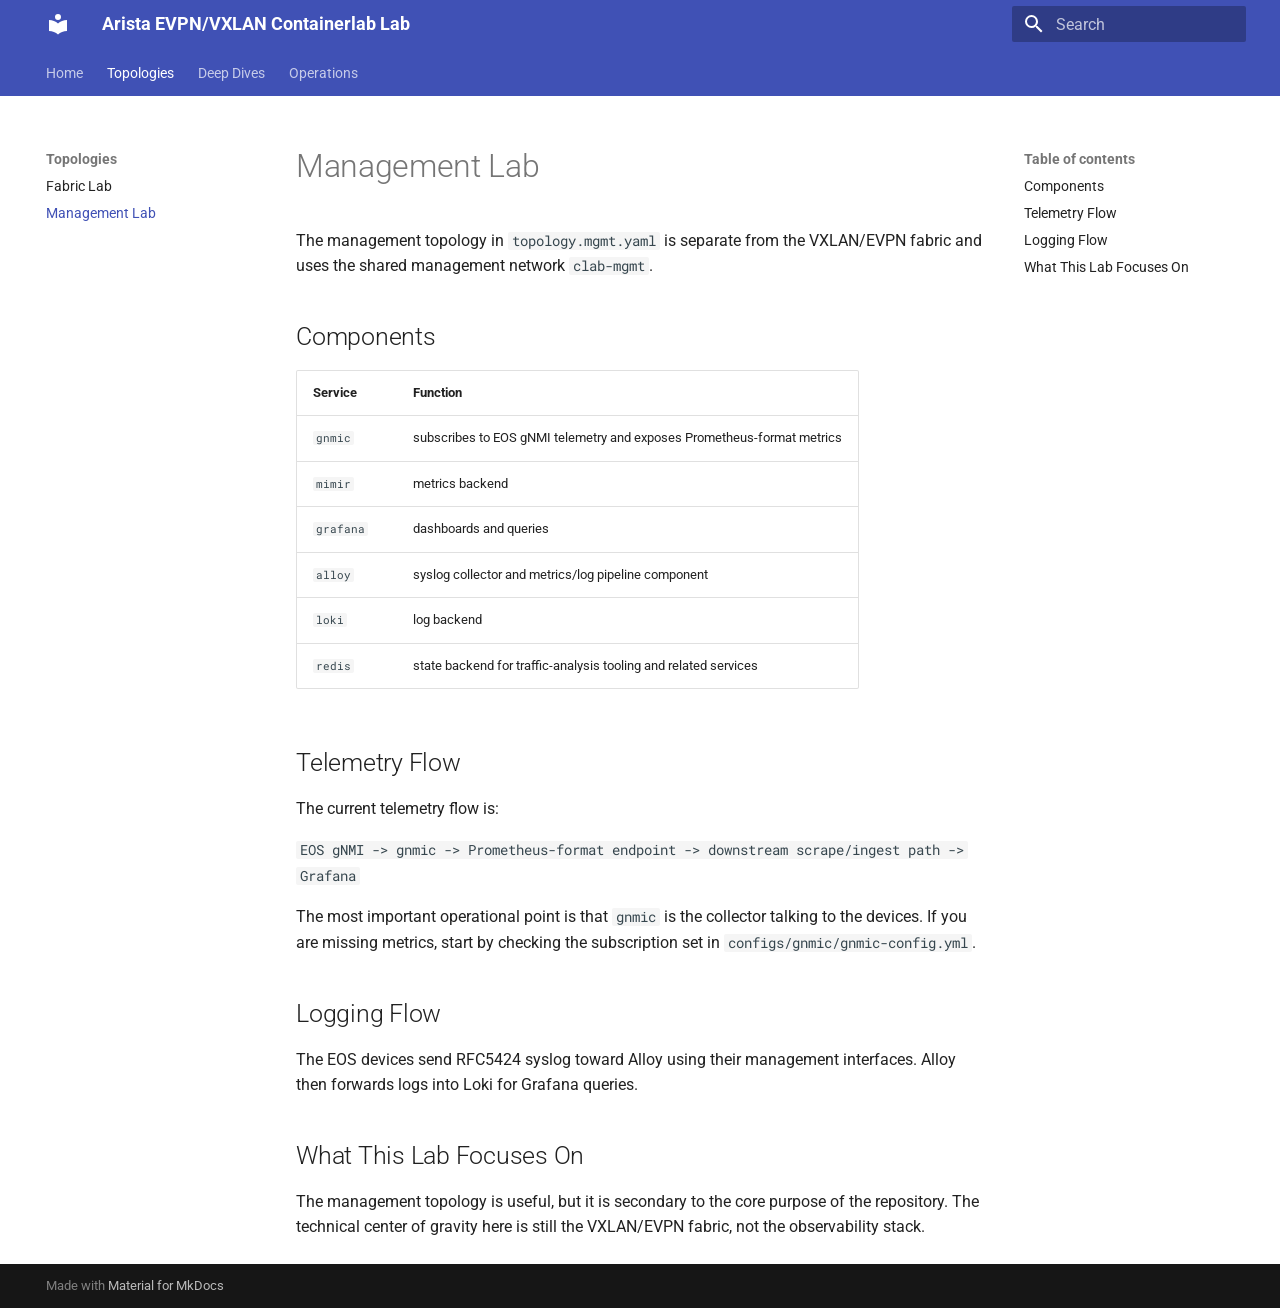
<file: main/mgmt/index.html>
<!doctype html>
<html lang="en" class="no-js">
  <head>
    
      <meta charset="utf-8">
      <meta name="viewport" content="width=device-width,initial-scale=1">
      
        <meta name="description" content="Deep documentation for the VXLAN/EVPN fabric, staged deployment workflow, and validation procedures.">
      
      
      
      
        <link rel="prev" href="../fabric/">
      
      
        <link rel="next" href="../evpn-control-plane/">
      
      
        
      
      
      <link rel="icon" href="../assets/images/favicon.png">
      <meta name="generator" content="mkdocs-1.6.1, mkdocs-material-9.7.7">
    
    
      
        <title>Management Lab - Arista EVPN/VXLAN Containerlab Lab</title>
      
    
    
      <link rel="stylesheet" href="../assets/stylesheets/main.ec1eaa64.min.css">
      
      


    
    
      
    
    
      
        
        
        <link rel="preconnect" href="https://fonts.gstatic.com" crossorigin>
        <link rel="stylesheet" href="https://fonts.googleapis.com/css?family=Roboto:300,300i,400,400i,700,700i%7CRoboto+Mono:400,400i,700,700i&display=fallback">
        <style>:root{--md-text-font:"Roboto";--md-code-font:"Roboto Mono"}</style>
      
    
    
      <link rel="stylesheet" href="../styles/extra.css">
    
    <script>__md_scope=new URL("..",location),__md_hash=e=>[...e].reduce(((e,_)=>(e<<5)-e+_.charCodeAt(0)),0),__md_get=(e,_=localStorage,t=__md_scope)=>JSON.parse(_.getItem(t.pathname+"."+e)),__md_set=(e,_,t=localStorage,a=__md_scope)=>{try{t.setItem(a.pathname+"."+e,JSON.stringify(_))}catch(e){}}</script>
    
      

    
    
  </head>
  
  
    <body dir="ltr">
  
    
    <input class="md-toggle" data-md-toggle="drawer" type="checkbox" id="__drawer" autocomplete="off">
    <input class="md-toggle" data-md-toggle="search" type="checkbox" id="__search" autocomplete="off">
    <label class="md-overlay" for="__drawer"></label>
    <div data-md-component="skip">
      
        
        <a href="#management-lab" class="md-skip">
          Skip to content
        </a>
      
    </div>
    <div data-md-component="announce">
      
    </div>
    
    
      

<header class="md-header" data-md-component="header">
  <nav class="md-header__inner md-grid" aria-label="Header">
    <a href=".." title="Arista EVPN/VXLAN Containerlab Lab" class="md-header__button md-logo" aria-label="Arista EVPN/VXLAN Containerlab Lab" data-md-component="logo">
      
  
  <svg xmlns="http://www.w3.org/2000/svg" viewBox="0 0 24 24"><path d="M12 8a3 3 0 0 0 3-3 3 3 0 0 0-3-3 3 3 0 0 0-3 3 3 3 0 0 0 3 3m0 3.54C9.64 9.35 6.5 8 3 8v11c3.5 0 6.64 1.35 9 3.54 2.36-2.19 5.5-3.54 9-3.54V8c-3.5 0-6.64 1.35-9 3.54"/></svg>

    </a>
    <label class="md-header__button md-icon" for="__drawer">
      
      <svg xmlns="http://www.w3.org/2000/svg" viewBox="0 0 24 24"><path d="M3 6h18v2H3zm0 5h18v2H3zm0 5h18v2H3z"/></svg>
    </label>
    <div class="md-header__title" data-md-component="header-title">
      <div class="md-header__ellipsis">
        <div class="md-header__topic">
          <span class="md-ellipsis">
            Arista EVPN/VXLAN Containerlab Lab
          </span>
        </div>
        <div class="md-header__topic" data-md-component="header-topic">
          <span class="md-ellipsis">
            
              Management Lab
            
          </span>
        </div>
      </div>
    </div>
    
    
      <script>var palette=__md_get("__palette");if(palette&&palette.color){if("(prefers-color-scheme)"===palette.color.media){var media=matchMedia("(prefers-color-scheme: light)"),input=document.querySelector(media.matches?"[data-md-color-media='(prefers-color-scheme: light)']":"[data-md-color-media='(prefers-color-scheme: dark)']");palette.color.media=input.getAttribute("data-md-color-media"),palette.color.scheme=input.getAttribute("data-md-color-scheme"),palette.color.primary=input.getAttribute("data-md-color-primary"),palette.color.accent=input.getAttribute("data-md-color-accent")}for(var[key,value]of Object.entries(palette.color))document.body.setAttribute("data-md-color-"+key,value)}</script>
    
    
    
      
      
        <label class="md-header__button md-icon" for="__search">
          
          <svg xmlns="http://www.w3.org/2000/svg" viewBox="0 0 24 24"><path d="M9.5 3A6.5 6.5 0 0 1 16 9.5c0 1.61-.59 3.09-1.56 4.23l.27.27h.79l5 5-1.5 1.5-5-5v-.79l-.27-.27A6.52 6.52 0 0 1 9.5 16 6.5 6.5 0 0 1 3 9.5 6.5 6.5 0 0 1 9.5 3m0 2C7 5 5 7 5 9.5S7 14 9.5 14 14 12 14 9.5 12 5 9.5 5"/></svg>
        </label>
        <div class="md-search" data-md-component="search" role="dialog">
  <label class="md-search__overlay" for="__search"></label>
  <div class="md-search__inner" role="search">
    <form class="md-search__form" name="search">
      <input type="text" class="md-search__input" name="query" aria-label="Search" placeholder="Search" autocapitalize="off" autocorrect="off" autocomplete="off" spellcheck="false" data-md-component="search-query" required>
      <label class="md-search__icon md-icon" for="__search">
        
        <svg xmlns="http://www.w3.org/2000/svg" viewBox="0 0 24 24"><path d="M9.5 3A6.5 6.5 0 0 1 16 9.5c0 1.61-.59 3.09-1.56 4.23l.27.27h.79l5 5-1.5 1.5-5-5v-.79l-.27-.27A6.52 6.52 0 0 1 9.5 16 6.5 6.5 0 0 1 3 9.5 6.5 6.5 0 0 1 9.5 3m0 2C7 5 5 7 5 9.5S7 14 9.5 14 14 12 14 9.5 12 5 9.5 5"/></svg>
        
        <svg xmlns="http://www.w3.org/2000/svg" viewBox="0 0 24 24"><path d="M20 11v2H8l5.5 5.5-1.42 1.42L4.16 12l7.92-7.92L13.5 5.5 8 11z"/></svg>
      </label>
      <nav class="md-search__options" aria-label="Search">
        
        <button type="reset" class="md-search__icon md-icon" title="Clear" aria-label="Clear" tabindex="-1">
          
          <svg xmlns="http://www.w3.org/2000/svg" viewBox="0 0 24 24"><path d="M19 6.41 17.59 5 12 10.59 6.41 5 5 6.41 10.59 12 5 17.59 6.41 19 12 13.41 17.59 19 19 17.59 13.41 12z"/></svg>
        </button>
      </nav>
      
    </form>
    <div class="md-search__output">
      <div class="md-search__scrollwrap" tabindex="0" data-md-scrollfix>
        <div class="md-search-result" data-md-component="search-result">
          <div class="md-search-result__meta">
            Initializing search
          </div>
          <ol class="md-search-result__list" role="presentation"></ol>
        </div>
      </div>
    </div>
  </div>
</div>
      
    
    
  </nav>
  
</header>
    
    <div class="md-container" data-md-component="container">
      
      
        
          
            
<nav class="md-tabs" aria-label="Tabs" data-md-component="tabs">
  <div class="md-grid">
    <ul class="md-tabs__list">
      
        
  
  
  
  
    <li class="md-tabs__item">
      <a href=".." class="md-tabs__link">
        
  
  
    
  
  Home

      </a>
    </li>
  

      
        
  
  
  
    
  
  
    
    
      <li class="md-tabs__item md-tabs__item--active">
        <a href="../fabric/" class="md-tabs__link">
          
  
  
  Topologies

        </a>
      </li>
    
  

      
        
  
  
  
  
    
    
      <li class="md-tabs__item">
        <a href="../evpn-control-plane/" class="md-tabs__link">
          
  
  
  Deep Dives

        </a>
      </li>
    
  

      
        
  
  
  
  
    
    
      <li class="md-tabs__item">
        <a href="../operations/" class="md-tabs__link">
          
  
  
  Operations

        </a>
      </li>
    
  

      
    </ul>
  </div>
</nav>
          
        
      
      <main class="md-main" data-md-component="main">
        <div class="md-main__inner md-grid">
          
            
              
              <div class="md-sidebar md-sidebar--primary" data-md-component="sidebar" data-md-type="navigation" >
                <div class="md-sidebar__scrollwrap">
                  <div class="md-sidebar__inner">
                    


  


<nav class="md-nav md-nav--primary md-nav--lifted" aria-label="Navigation" data-md-level="0">
  <label class="md-nav__title" for="__drawer">
    <a href=".." title="Arista EVPN/VXLAN Containerlab Lab" class="md-nav__button md-logo" aria-label="Arista EVPN/VXLAN Containerlab Lab" data-md-component="logo">
      
  
  <svg xmlns="http://www.w3.org/2000/svg" viewBox="0 0 24 24"><path d="M12 8a3 3 0 0 0 3-3 3 3 0 0 0-3-3 3 3 0 0 0-3 3 3 3 0 0 0 3 3m0 3.54C9.64 9.35 6.5 8 3 8v11c3.5 0 6.64 1.35 9 3.54 2.36-2.19 5.5-3.54 9-3.54V8c-3.5 0-6.64 1.35-9 3.54"/></svg>

    </a>
    Arista EVPN/VXLAN Containerlab Lab
  </label>
  
  <ul class="md-nav__list" data-md-scrollfix>
    
      
      
  
  
  
  
    <li class="md-nav__item">
      <a href=".." class="md-nav__link">
        
  
  
  <span class="md-ellipsis">
    
  
    Home
  

    
  </span>
  
  

      </a>
    </li>
  

    
      
      
  
  
    
  
  
  
    
    
    
    
      
        
        
      
      
        
      
    
    
    <li class="md-nav__item md-nav__item--active md-nav__item--section md-nav__item--nested">
      
        
        
        <input class="md-nav__toggle md-toggle " type="checkbox" id="__nav_2" checked>
        
          
          <label class="md-nav__link" for="__nav_2" id="__nav_2_label" tabindex="">
            
  
  
  <span class="md-ellipsis">
    
  
    Topologies
  

    
  </span>
  
  

            <span class="md-nav__icon md-icon"></span>
          </label>
        
        <nav class="md-nav" data-md-level="1" aria-labelledby="__nav_2_label" aria-expanded="true">
          <label class="md-nav__title" for="__nav_2">
            <span class="md-nav__icon md-icon"></span>
            
  
    Topologies
  

          </label>
          <ul class="md-nav__list" data-md-scrollfix>
            
              
                
  
  
  
  
    <li class="md-nav__item">
      <a href="../fabric/" class="md-nav__link">
        
  
  
  <span class="md-ellipsis">
    
  
    Fabric Lab
  

    
  </span>
  
  

      </a>
    </li>
  

              
            
              
                
  
  
    
  
  
  
    <li class="md-nav__item md-nav__item--active">
      
      <input class="md-nav__toggle md-toggle" type="checkbox" id="__toc">
      
      
        
      
      
        <label class="md-nav__link md-nav__link--active" for="__toc">
          
  
  
  <span class="md-ellipsis">
    
  
    Management Lab
  

    
  </span>
  
  

          <span class="md-nav__icon md-icon"></span>
        </label>
      
      <a href="./" class="md-nav__link md-nav__link--active">
        
  
  
  <span class="md-ellipsis">
    
  
    Management Lab
  

    
  </span>
  
  

      </a>
      
        

<nav class="md-nav md-nav--secondary" aria-label="Table of contents">
  
  
  
    
  
  
    <label class="md-nav__title" for="__toc">
      <span class="md-nav__icon md-icon"></span>
      Table of contents
    </label>
    <ul class="md-nav__list" data-md-component="toc" data-md-scrollfix>
      
        <li class="md-nav__item">
  <a href="#components" class="md-nav__link">
    <span class="md-ellipsis">
      
        Components
      
    </span>
  </a>
  
</li>
      
        <li class="md-nav__item">
  <a href="#telemetry-flow" class="md-nav__link">
    <span class="md-ellipsis">
      
        Telemetry Flow
      
    </span>
  </a>
  
</li>
      
        <li class="md-nav__item">
  <a href="#logging-flow" class="md-nav__link">
    <span class="md-ellipsis">
      
        Logging Flow
      
    </span>
  </a>
  
</li>
      
        <li class="md-nav__item">
  <a href="#what-this-lab-focuses-on" class="md-nav__link">
    <span class="md-ellipsis">
      
        What This Lab Focuses On
      
    </span>
  </a>
  
</li>
      
    </ul>
  
</nav>
      
    </li>
  

              
            
          </ul>
        </nav>
      
    </li>
  

    
      
      
  
  
  
  
    
    
    
    
      
      
        
      
    
    
    <li class="md-nav__item md-nav__item--nested">
      
        
        
        <input class="md-nav__toggle md-toggle " type="checkbox" id="__nav_3" >
        
          
          <label class="md-nav__link" for="__nav_3" id="__nav_3_label" tabindex="0">
            
  
  
  <span class="md-ellipsis">
    
  
    Deep Dives
  

    
  </span>
  
  

            <span class="md-nav__icon md-icon"></span>
          </label>
        
        <nav class="md-nav" data-md-level="1" aria-labelledby="__nav_3_label" aria-expanded="false">
          <label class="md-nav__title" for="__nav_3">
            <span class="md-nav__icon md-icon"></span>
            
  
    Deep Dives
  

          </label>
          <ul class="md-nav__list" data-md-scrollfix>
            
              
                
  
  
  
  
    <li class="md-nav__item">
      <a href="../evpn-control-plane/" class="md-nav__link">
        
  
  
  <span class="md-ellipsis">
    
  
    EVPN Control Plane
  

    
  </span>
  
  

      </a>
    </li>
  

              
            
              
                
  
  
  
  
    <li class="md-nav__item">
      <a href="../ntopng/" class="md-nav__link">
        
  
  
  <span class="md-ellipsis">
    
  
    Traffic Visibility
  

    
  </span>
  
  

      </a>
    </li>
  

              
            
          </ul>
        </nav>
      
    </li>
  

    
      
      
  
  
  
  
    
    
    
    
      
      
        
      
    
    
    <li class="md-nav__item md-nav__item--nested">
      
        
        
        <input class="md-nav__toggle md-toggle " type="checkbox" id="__nav_4" >
        
          
          <label class="md-nav__link" for="__nav_4" id="__nav_4_label" tabindex="0">
            
  
  
  <span class="md-ellipsis">
    
  
    Operations
  

    
  </span>
  
  

            <span class="md-nav__icon md-icon"></span>
          </label>
        
        <nav class="md-nav" data-md-level="1" aria-labelledby="__nav_4_label" aria-expanded="false">
          <label class="md-nav__title" for="__nav_4">
            <span class="md-nav__icon md-icon"></span>
            
  
    Operations
  

          </label>
          <ul class="md-nav__list" data-md-scrollfix>
            
              
                
  
  
  
  
    <li class="md-nav__item">
      <a href="../operations/" class="md-nav__link">
        
  
  
  <span class="md-ellipsis">
    
  
    Deploy & Destroy
  

    
  </span>
  
  

      </a>
    </li>
  

              
            
              
                
  
  
  
  
    <li class="md-nav__item">
      <a href="../validation/" class="md-nav__link">
        
  
  
  <span class="md-ellipsis">
    
  
    Validation & Testing
  

    
  </span>
  
  

      </a>
    </li>
  

              
            
              
                
  
  
  
  
    <li class="md-nav__item">
      <a href="../troubleshooting/" class="md-nav__link">
        
  
  
  <span class="md-ellipsis">
    
  
    Troubleshooting
  

    
  </span>
  
  

      </a>
    </li>
  

              
            
          </ul>
        </nav>
      
    </li>
  

    
  </ul>
</nav>
                  </div>
                </div>
              </div>
            
            
              
              <div class="md-sidebar md-sidebar--secondary" data-md-component="sidebar" data-md-type="toc" >
                <div class="md-sidebar__scrollwrap">
                  <div class="md-sidebar__inner">
                    

<nav class="md-nav md-nav--secondary" aria-label="Table of contents">
  
  
  
    
  
  
    <label class="md-nav__title" for="__toc">
      <span class="md-nav__icon md-icon"></span>
      Table of contents
    </label>
    <ul class="md-nav__list" data-md-component="toc" data-md-scrollfix>
      
        <li class="md-nav__item">
  <a href="#components" class="md-nav__link">
    <span class="md-ellipsis">
      
        Components
      
    </span>
  </a>
  
</li>
      
        <li class="md-nav__item">
  <a href="#telemetry-flow" class="md-nav__link">
    <span class="md-ellipsis">
      
        Telemetry Flow
      
    </span>
  </a>
  
</li>
      
        <li class="md-nav__item">
  <a href="#logging-flow" class="md-nav__link">
    <span class="md-ellipsis">
      
        Logging Flow
      
    </span>
  </a>
  
</li>
      
        <li class="md-nav__item">
  <a href="#what-this-lab-focuses-on" class="md-nav__link">
    <span class="md-ellipsis">
      
        What This Lab Focuses On
      
    </span>
  </a>
  
</li>
      
    </ul>
  
</nav>
                  </div>
                </div>
              </div>
            
          
          
            <div class="md-content" data-md-component="content">
              
              <article class="md-content__inner md-typeset">
                
                  



<h1 id="management-lab">Management Lab<a class="headerlink" href="#management-lab" title="Permanent link">&para;</a></h1>
<p>The management topology in <code>topology.mgmt.yaml</code> is separate from the VXLAN/EVPN fabric and uses the shared management network <code>clab-mgmt</code>.</p>
<h2 id="components">Components<a class="headerlink" href="#components" title="Permanent link">&para;</a></h2>
<table>
<thead>
<tr>
<th>Service</th>
<th>Function</th>
</tr>
</thead>
<tbody>
<tr>
<td><code>gnmic</code></td>
<td>subscribes to EOS gNMI telemetry and exposes Prometheus-format metrics</td>
</tr>
<tr>
<td><code>mimir</code></td>
<td>metrics backend</td>
</tr>
<tr>
<td><code>grafana</code></td>
<td>dashboards and queries</td>
</tr>
<tr>
<td><code>alloy</code></td>
<td>syslog collector and metrics/log pipeline component</td>
</tr>
<tr>
<td><code>loki</code></td>
<td>log backend</td>
</tr>
<tr>
<td><code>redis</code></td>
<td>state backend for traffic-analysis tooling and related services</td>
</tr>
</tbody>
</table>
<h2 id="telemetry-flow">Telemetry Flow<a class="headerlink" href="#telemetry-flow" title="Permanent link">&para;</a></h2>
<p>The current telemetry flow is:</p>
<p><code>EOS gNMI -&gt; gnmic -&gt; Prometheus-format endpoint -&gt; downstream scrape/ingest path -&gt; Grafana</code></p>
<p>The most important operational point is that <code>gnmic</code> is the collector talking to the devices. If you are missing metrics, start by checking the subscription set in <code>configs/gnmic/gnmic-config.yml</code>.</p>
<h2 id="logging-flow">Logging Flow<a class="headerlink" href="#logging-flow" title="Permanent link">&para;</a></h2>
<p>The EOS devices send RFC5424 syslog toward Alloy using their management interfaces. Alloy then forwards logs into Loki for Grafana queries.</p>
<h2 id="what-this-lab-focuses-on">What This Lab Focuses On<a class="headerlink" href="#what-this-lab-focuses-on" title="Permanent link">&para;</a></h2>
<p>The management topology is useful, but it is secondary to the core purpose of the repository. The technical center of gravity here is still the VXLAN/EVPN fabric, not the observability stack.</p>












                
              </article>
            </div>
          
          
<script>var target=document.getElementById(location.hash.slice(1));target&&target.name&&(target.checked=target.name.startsWith("__tabbed_"))</script>
        </div>
        
          <button type="button" class="md-top md-icon" data-md-component="top" hidden>
  
  <svg xmlns="http://www.w3.org/2000/svg" viewBox="0 0 24 24"><path d="M13 20h-2V8l-5.5 5.5-1.42-1.42L12 4.16l7.92 7.92-1.42 1.42L13 8z"/></svg>
  Back to top
</button>
        
      </main>
      
        <footer class="md-footer">
  
  <div class="md-footer-meta md-typeset">
    <div class="md-footer-meta__inner md-grid">
      <div class="md-copyright">
  
  
    Made with
    <a href="https://squidfunk.github.io/mkdocs-material/" target="_blank" rel="noopener">
      Material for MkDocs
    </a>
  
</div>
      
    </div>
  </div>
</footer>
      
    </div>
    <div class="md-dialog" data-md-component="dialog">
      <div class="md-dialog__inner md-typeset"></div>
    </div>
    
    
    
      
      
      <script id="__config" type="application/json">{"annotate": null, "base": "..", "features": ["navigation.instant", "navigation.tracking", "navigation.tabs", "navigation.sections", "navigation.top", "content.code.copy", "toc.follow"], "search": "../assets/javascripts/workers/search.2c215733.min.js", "tags": null, "translations": {"clipboard.copied": "Copied to clipboard", "clipboard.copy": "Copy to clipboard", "search.result.more.one": "1 more on this page", "search.result.more.other": "# more on this page", "search.result.none": "No matching documents", "search.result.one": "1 matching document", "search.result.other": "# matching documents", "search.result.placeholder": "Type to start searching", "search.result.term.missing": "Missing", "select.version": "Select version"}, "version": null}</script>
    
    
      <script src="../assets/javascripts/bundle.d7400e89.min.js"></script>
      
    
  </body>
</html>
</file>
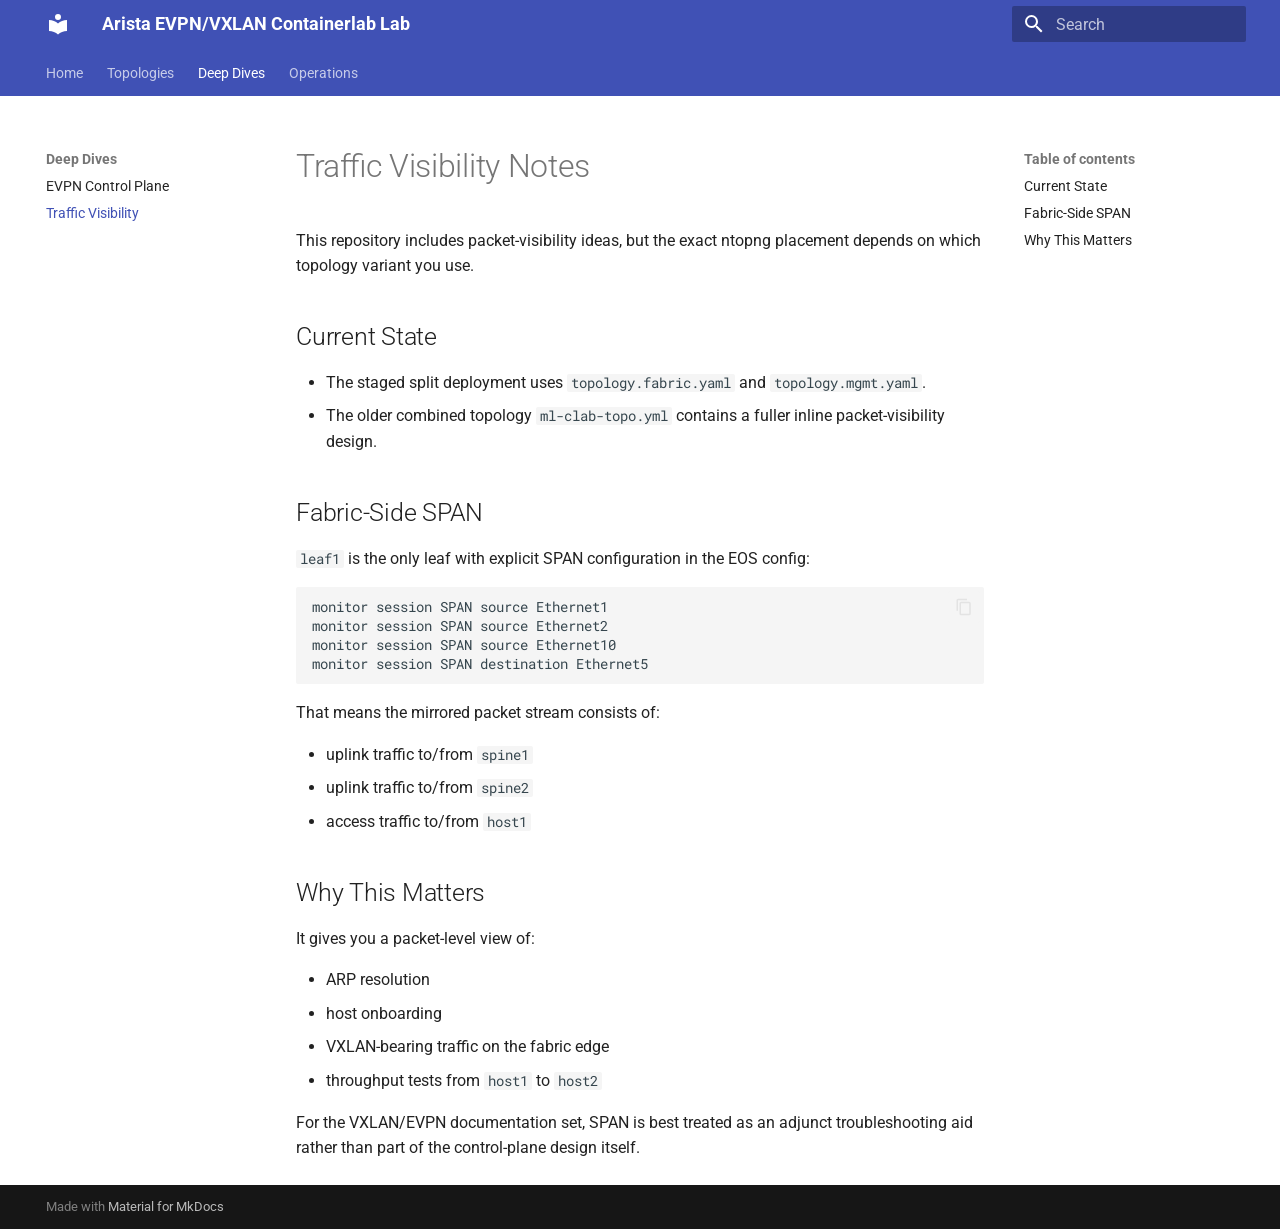
<file: main/ntopng/index.html>
<!doctype html>
<html lang="en" class="no-js">
  <head>
    
      <meta charset="utf-8">
      <meta name="viewport" content="width=device-width,initial-scale=1">
      
        <meta name="description" content="Deep documentation for the VXLAN/EVPN fabric, staged deployment workflow, and validation procedures.">
      
      
      
      
        <link rel="prev" href="../evpn-control-plane/">
      
      
        <link rel="next" href="../operations/">
      
      
        
      
      
      <link rel="icon" href="../assets/images/favicon.png">
      <meta name="generator" content="mkdocs-1.6.1, mkdocs-material-9.7.7">
    
    
      
        <title>Traffic Visibility - Arista EVPN/VXLAN Containerlab Lab</title>
      
    
    
      <link rel="stylesheet" href="../assets/stylesheets/main.ec1eaa64.min.css">
      
      


    
    
      
    
    
      
        
        
        <link rel="preconnect" href="https://fonts.gstatic.com" crossorigin>
        <link rel="stylesheet" href="https://fonts.googleapis.com/css?family=Roboto:300,300i,400,400i,700,700i%7CRoboto+Mono:400,400i,700,700i&display=fallback">
        <style>:root{--md-text-font:"Roboto";--md-code-font:"Roboto Mono"}</style>
      
    
    
      <link rel="stylesheet" href="../styles/extra.css">
    
    <script>__md_scope=new URL("..",location),__md_hash=e=>[...e].reduce(((e,_)=>(e<<5)-e+_.charCodeAt(0)),0),__md_get=(e,_=localStorage,t=__md_scope)=>JSON.parse(_.getItem(t.pathname+"."+e)),__md_set=(e,_,t=localStorage,a=__md_scope)=>{try{t.setItem(a.pathname+"."+e,JSON.stringify(_))}catch(e){}}</script>
    
      

    
    
  </head>
  
  
    <body dir="ltr">
  
    
    <input class="md-toggle" data-md-toggle="drawer" type="checkbox" id="__drawer" autocomplete="off">
    <input class="md-toggle" data-md-toggle="search" type="checkbox" id="__search" autocomplete="off">
    <label class="md-overlay" for="__drawer"></label>
    <div data-md-component="skip">
      
        
        <a href="#traffic-visibility-notes" class="md-skip">
          Skip to content
        </a>
      
    </div>
    <div data-md-component="announce">
      
    </div>
    
    
      

<header class="md-header" data-md-component="header">
  <nav class="md-header__inner md-grid" aria-label="Header">
    <a href=".." title="Arista EVPN/VXLAN Containerlab Lab" class="md-header__button md-logo" aria-label="Arista EVPN/VXLAN Containerlab Lab" data-md-component="logo">
      
  
  <svg xmlns="http://www.w3.org/2000/svg" viewBox="0 0 24 24"><path d="M12 8a3 3 0 0 0 3-3 3 3 0 0 0-3-3 3 3 0 0 0-3 3 3 3 0 0 0 3 3m0 3.54C9.64 9.35 6.5 8 3 8v11c3.5 0 6.64 1.35 9 3.54 2.36-2.19 5.5-3.54 9-3.54V8c-3.5 0-6.64 1.35-9 3.54"/></svg>

    </a>
    <label class="md-header__button md-icon" for="__drawer">
      
      <svg xmlns="http://www.w3.org/2000/svg" viewBox="0 0 24 24"><path d="M3 6h18v2H3zm0 5h18v2H3zm0 5h18v2H3z"/></svg>
    </label>
    <div class="md-header__title" data-md-component="header-title">
      <div class="md-header__ellipsis">
        <div class="md-header__topic">
          <span class="md-ellipsis">
            Arista EVPN/VXLAN Containerlab Lab
          </span>
        </div>
        <div class="md-header__topic" data-md-component="header-topic">
          <span class="md-ellipsis">
            
              Traffic Visibility
            
          </span>
        </div>
      </div>
    </div>
    
    
      <script>var palette=__md_get("__palette");if(palette&&palette.color){if("(prefers-color-scheme)"===palette.color.media){var media=matchMedia("(prefers-color-scheme: light)"),input=document.querySelector(media.matches?"[data-md-color-media='(prefers-color-scheme: light)']":"[data-md-color-media='(prefers-color-scheme: dark)']");palette.color.media=input.getAttribute("data-md-color-media"),palette.color.scheme=input.getAttribute("data-md-color-scheme"),palette.color.primary=input.getAttribute("data-md-color-primary"),palette.color.accent=input.getAttribute("data-md-color-accent")}for(var[key,value]of Object.entries(palette.color))document.body.setAttribute("data-md-color-"+key,value)}</script>
    
    
    
      
      
        <label class="md-header__button md-icon" for="__search">
          
          <svg xmlns="http://www.w3.org/2000/svg" viewBox="0 0 24 24"><path d="M9.5 3A6.5 6.5 0 0 1 16 9.5c0 1.61-.59 3.09-1.56 4.23l.27.27h.79l5 5-1.5 1.5-5-5v-.79l-.27-.27A6.52 6.52 0 0 1 9.5 16 6.5 6.5 0 0 1 3 9.5 6.5 6.5 0 0 1 9.5 3m0 2C7 5 5 7 5 9.5S7 14 9.5 14 14 12 14 9.5 12 5 9.5 5"/></svg>
        </label>
        <div class="md-search" data-md-component="search" role="dialog">
  <label class="md-search__overlay" for="__search"></label>
  <div class="md-search__inner" role="search">
    <form class="md-search__form" name="search">
      <input type="text" class="md-search__input" name="query" aria-label="Search" placeholder="Search" autocapitalize="off" autocorrect="off" autocomplete="off" spellcheck="false" data-md-component="search-query" required>
      <label class="md-search__icon md-icon" for="__search">
        
        <svg xmlns="http://www.w3.org/2000/svg" viewBox="0 0 24 24"><path d="M9.5 3A6.5 6.5 0 0 1 16 9.5c0 1.61-.59 3.09-1.56 4.23l.27.27h.79l5 5-1.5 1.5-5-5v-.79l-.27-.27A6.52 6.52 0 0 1 9.5 16 6.5 6.5 0 0 1 3 9.5 6.5 6.5 0 0 1 9.5 3m0 2C7 5 5 7 5 9.5S7 14 9.5 14 14 12 14 9.5 12 5 9.5 5"/></svg>
        
        <svg xmlns="http://www.w3.org/2000/svg" viewBox="0 0 24 24"><path d="M20 11v2H8l5.5 5.5-1.42 1.42L4.16 12l7.92-7.92L13.5 5.5 8 11z"/></svg>
      </label>
      <nav class="md-search__options" aria-label="Search">
        
        <button type="reset" class="md-search__icon md-icon" title="Clear" aria-label="Clear" tabindex="-1">
          
          <svg xmlns="http://www.w3.org/2000/svg" viewBox="0 0 24 24"><path d="M19 6.41 17.59 5 12 10.59 6.41 5 5 6.41 10.59 12 5 17.59 6.41 19 12 13.41 17.59 19 19 17.59 13.41 12z"/></svg>
        </button>
      </nav>
      
    </form>
    <div class="md-search__output">
      <div class="md-search__scrollwrap" tabindex="0" data-md-scrollfix>
        <div class="md-search-result" data-md-component="search-result">
          <div class="md-search-result__meta">
            Initializing search
          </div>
          <ol class="md-search-result__list" role="presentation"></ol>
        </div>
      </div>
    </div>
  </div>
</div>
      
    
    
  </nav>
  
</header>
    
    <div class="md-container" data-md-component="container">
      
      
        
          
            
<nav class="md-tabs" aria-label="Tabs" data-md-component="tabs">
  <div class="md-grid">
    <ul class="md-tabs__list">
      
        
  
  
  
  
    <li class="md-tabs__item">
      <a href=".." class="md-tabs__link">
        
  
  
    
  
  Home

      </a>
    </li>
  

      
        
  
  
  
  
    
    
      <li class="md-tabs__item">
        <a href="../fabric/" class="md-tabs__link">
          
  
  
  Topologies

        </a>
      </li>
    
  

      
        
  
  
  
    
  
  
    
    
      <li class="md-tabs__item md-tabs__item--active">
        <a href="../evpn-control-plane/" class="md-tabs__link">
          
  
  
  Deep Dives

        </a>
      </li>
    
  

      
        
  
  
  
  
    
    
      <li class="md-tabs__item">
        <a href="../operations/" class="md-tabs__link">
          
  
  
  Operations

        </a>
      </li>
    
  

      
    </ul>
  </div>
</nav>
          
        
      
      <main class="md-main" data-md-component="main">
        <div class="md-main__inner md-grid">
          
            
              
              <div class="md-sidebar md-sidebar--primary" data-md-component="sidebar" data-md-type="navigation" >
                <div class="md-sidebar__scrollwrap">
                  <div class="md-sidebar__inner">
                    


  


<nav class="md-nav md-nav--primary md-nav--lifted" aria-label="Navigation" data-md-level="0">
  <label class="md-nav__title" for="__drawer">
    <a href=".." title="Arista EVPN/VXLAN Containerlab Lab" class="md-nav__button md-logo" aria-label="Arista EVPN/VXLAN Containerlab Lab" data-md-component="logo">
      
  
  <svg xmlns="http://www.w3.org/2000/svg" viewBox="0 0 24 24"><path d="M12 8a3 3 0 0 0 3-3 3 3 0 0 0-3-3 3 3 0 0 0-3 3 3 3 0 0 0 3 3m0 3.54C9.64 9.35 6.5 8 3 8v11c3.5 0 6.64 1.35 9 3.54 2.36-2.19 5.5-3.54 9-3.54V8c-3.5 0-6.64 1.35-9 3.54"/></svg>

    </a>
    Arista EVPN/VXLAN Containerlab Lab
  </label>
  
  <ul class="md-nav__list" data-md-scrollfix>
    
      
      
  
  
  
  
    <li class="md-nav__item">
      <a href=".." class="md-nav__link">
        
  
  
  <span class="md-ellipsis">
    
  
    Home
  

    
  </span>
  
  

      </a>
    </li>
  

    
      
      
  
  
  
  
    
    
    
    
      
      
        
      
    
    
    <li class="md-nav__item md-nav__item--nested">
      
        
        
        <input class="md-nav__toggle md-toggle " type="checkbox" id="__nav_2" >
        
          
          <label class="md-nav__link" for="__nav_2" id="__nav_2_label" tabindex="0">
            
  
  
  <span class="md-ellipsis">
    
  
    Topologies
  

    
  </span>
  
  

            <span class="md-nav__icon md-icon"></span>
          </label>
        
        <nav class="md-nav" data-md-level="1" aria-labelledby="__nav_2_label" aria-expanded="false">
          <label class="md-nav__title" for="__nav_2">
            <span class="md-nav__icon md-icon"></span>
            
  
    Topologies
  

          </label>
          <ul class="md-nav__list" data-md-scrollfix>
            
              
                
  
  
  
  
    <li class="md-nav__item">
      <a href="../fabric/" class="md-nav__link">
        
  
  
  <span class="md-ellipsis">
    
  
    Fabric Lab
  

    
  </span>
  
  

      </a>
    </li>
  

              
            
              
                
  
  
  
  
    <li class="md-nav__item">
      <a href="../mgmt/" class="md-nav__link">
        
  
  
  <span class="md-ellipsis">
    
  
    Management Lab
  

    
  </span>
  
  

      </a>
    </li>
  

              
            
          </ul>
        </nav>
      
    </li>
  

    
      
      
  
  
    
  
  
  
    
    
    
    
      
        
        
      
      
        
      
    
    
    <li class="md-nav__item md-nav__item--active md-nav__item--section md-nav__item--nested">
      
        
        
        <input class="md-nav__toggle md-toggle " type="checkbox" id="__nav_3" checked>
        
          
          <label class="md-nav__link" for="__nav_3" id="__nav_3_label" tabindex="">
            
  
  
  <span class="md-ellipsis">
    
  
    Deep Dives
  

    
  </span>
  
  

            <span class="md-nav__icon md-icon"></span>
          </label>
        
        <nav class="md-nav" data-md-level="1" aria-labelledby="__nav_3_label" aria-expanded="true">
          <label class="md-nav__title" for="__nav_3">
            <span class="md-nav__icon md-icon"></span>
            
  
    Deep Dives
  

          </label>
          <ul class="md-nav__list" data-md-scrollfix>
            
              
                
  
  
  
  
    <li class="md-nav__item">
      <a href="../evpn-control-plane/" class="md-nav__link">
        
  
  
  <span class="md-ellipsis">
    
  
    EVPN Control Plane
  

    
  </span>
  
  

      </a>
    </li>
  

              
            
              
                
  
  
    
  
  
  
    <li class="md-nav__item md-nav__item--active">
      
      <input class="md-nav__toggle md-toggle" type="checkbox" id="__toc">
      
      
        
      
      
        <label class="md-nav__link md-nav__link--active" for="__toc">
          
  
  
  <span class="md-ellipsis">
    
  
    Traffic Visibility
  

    
  </span>
  
  

          <span class="md-nav__icon md-icon"></span>
        </label>
      
      <a href="./" class="md-nav__link md-nav__link--active">
        
  
  
  <span class="md-ellipsis">
    
  
    Traffic Visibility
  

    
  </span>
  
  

      </a>
      
        

<nav class="md-nav md-nav--secondary" aria-label="Table of contents">
  
  
  
    
  
  
    <label class="md-nav__title" for="__toc">
      <span class="md-nav__icon md-icon"></span>
      Table of contents
    </label>
    <ul class="md-nav__list" data-md-component="toc" data-md-scrollfix>
      
        <li class="md-nav__item">
  <a href="#current-state" class="md-nav__link">
    <span class="md-ellipsis">
      
        Current State
      
    </span>
  </a>
  
</li>
      
        <li class="md-nav__item">
  <a href="#fabric-side-span" class="md-nav__link">
    <span class="md-ellipsis">
      
        Fabric-Side SPAN
      
    </span>
  </a>
  
</li>
      
        <li class="md-nav__item">
  <a href="#why-this-matters" class="md-nav__link">
    <span class="md-ellipsis">
      
        Why This Matters
      
    </span>
  </a>
  
</li>
      
    </ul>
  
</nav>
      
    </li>
  

              
            
          </ul>
        </nav>
      
    </li>
  

    
      
      
  
  
  
  
    
    
    
    
      
      
        
      
    
    
    <li class="md-nav__item md-nav__item--nested">
      
        
        
        <input class="md-nav__toggle md-toggle " type="checkbox" id="__nav_4" >
        
          
          <label class="md-nav__link" for="__nav_4" id="__nav_4_label" tabindex="0">
            
  
  
  <span class="md-ellipsis">
    
  
    Operations
  

    
  </span>
  
  

            <span class="md-nav__icon md-icon"></span>
          </label>
        
        <nav class="md-nav" data-md-level="1" aria-labelledby="__nav_4_label" aria-expanded="false">
          <label class="md-nav__title" for="__nav_4">
            <span class="md-nav__icon md-icon"></span>
            
  
    Operations
  

          </label>
          <ul class="md-nav__list" data-md-scrollfix>
            
              
                
  
  
  
  
    <li class="md-nav__item">
      <a href="../operations/" class="md-nav__link">
        
  
  
  <span class="md-ellipsis">
    
  
    Deploy & Destroy
  

    
  </span>
  
  

      </a>
    </li>
  

              
            
              
                
  
  
  
  
    <li class="md-nav__item">
      <a href="../validation/" class="md-nav__link">
        
  
  
  <span class="md-ellipsis">
    
  
    Validation & Testing
  

    
  </span>
  
  

      </a>
    </li>
  

              
            
              
                
  
  
  
  
    <li class="md-nav__item">
      <a href="../troubleshooting/" class="md-nav__link">
        
  
  
  <span class="md-ellipsis">
    
  
    Troubleshooting
  

    
  </span>
  
  

      </a>
    </li>
  

              
            
          </ul>
        </nav>
      
    </li>
  

    
  </ul>
</nav>
                  </div>
                </div>
              </div>
            
            
              
              <div class="md-sidebar md-sidebar--secondary" data-md-component="sidebar" data-md-type="toc" >
                <div class="md-sidebar__scrollwrap">
                  <div class="md-sidebar__inner">
                    

<nav class="md-nav md-nav--secondary" aria-label="Table of contents">
  
  
  
    
  
  
    <label class="md-nav__title" for="__toc">
      <span class="md-nav__icon md-icon"></span>
      Table of contents
    </label>
    <ul class="md-nav__list" data-md-component="toc" data-md-scrollfix>
      
        <li class="md-nav__item">
  <a href="#current-state" class="md-nav__link">
    <span class="md-ellipsis">
      
        Current State
      
    </span>
  </a>
  
</li>
      
        <li class="md-nav__item">
  <a href="#fabric-side-span" class="md-nav__link">
    <span class="md-ellipsis">
      
        Fabric-Side SPAN
      
    </span>
  </a>
  
</li>
      
        <li class="md-nav__item">
  <a href="#why-this-matters" class="md-nav__link">
    <span class="md-ellipsis">
      
        Why This Matters
      
    </span>
  </a>
  
</li>
      
    </ul>
  
</nav>
                  </div>
                </div>
              </div>
            
          
          
            <div class="md-content" data-md-component="content">
              
              <article class="md-content__inner md-typeset">
                
                  



<h1 id="traffic-visibility-notes">Traffic Visibility Notes<a class="headerlink" href="#traffic-visibility-notes" title="Permanent link">&para;</a></h1>
<p>This repository includes packet-visibility ideas, but the exact ntopng placement depends on which topology variant you use.</p>
<h2 id="current-state">Current State<a class="headerlink" href="#current-state" title="Permanent link">&para;</a></h2>
<ul>
<li>The staged split deployment uses <code>topology.fabric.yaml</code> and <code>topology.mgmt.yaml</code>.</li>
<li>The older combined topology <code>ml-clab-topo.yml</code> contains a fuller inline packet-visibility design.</li>
</ul>
<h2 id="fabric-side-span">Fabric-Side SPAN<a class="headerlink" href="#fabric-side-span" title="Permanent link">&para;</a></h2>
<p><code>leaf1</code> is the only leaf with explicit SPAN configuration in the EOS config:</p>
<div class="highlight"><pre><span></span><code>monitor session SPAN source Ethernet1
monitor session SPAN source Ethernet2
monitor session SPAN source Ethernet10
monitor session SPAN destination Ethernet5
</code></pre></div>
<p>That means the mirrored packet stream consists of:</p>
<ul>
<li>uplink traffic to/from <code>spine1</code></li>
<li>uplink traffic to/from <code>spine2</code></li>
<li>access traffic to/from <code>host1</code></li>
</ul>
<h2 id="why-this-matters">Why This Matters<a class="headerlink" href="#why-this-matters" title="Permanent link">&para;</a></h2>
<p>It gives you a packet-level view of:</p>
<ul>
<li>ARP resolution</li>
<li>host onboarding</li>
<li>VXLAN-bearing traffic on the fabric edge</li>
<li>throughput tests from <code>host1</code> to <code>host2</code></li>
</ul>
<p>For the VXLAN/EVPN documentation set, SPAN is best treated as an adjunct troubleshooting aid rather than part of the control-plane design itself.</p>












                
              </article>
            </div>
          
          
<script>var target=document.getElementById(location.hash.slice(1));target&&target.name&&(target.checked=target.name.startsWith("__tabbed_"))</script>
        </div>
        
          <button type="button" class="md-top md-icon" data-md-component="top" hidden>
  
  <svg xmlns="http://www.w3.org/2000/svg" viewBox="0 0 24 24"><path d="M13 20h-2V8l-5.5 5.5-1.42-1.42L12 4.16l7.92 7.92-1.42 1.42L13 8z"/></svg>
  Back to top
</button>
        
      </main>
      
        <footer class="md-footer">
  
  <div class="md-footer-meta md-typeset">
    <div class="md-footer-meta__inner md-grid">
      <div class="md-copyright">
  
  
    Made with
    <a href="https://squidfunk.github.io/mkdocs-material/" target="_blank" rel="noopener">
      Material for MkDocs
    </a>
  
</div>
      
    </div>
  </div>
</footer>
      
    </div>
    <div class="md-dialog" data-md-component="dialog">
      <div class="md-dialog__inner md-typeset"></div>
    </div>
    
    
    
      
      
      <script id="__config" type="application/json">{"annotate": null, "base": "..", "features": ["navigation.instant", "navigation.tracking", "navigation.tabs", "navigation.sections", "navigation.top", "content.code.copy", "toc.follow"], "search": "../assets/javascripts/workers/search.2c215733.min.js", "tags": null, "translations": {"clipboard.copied": "Copied to clipboard", "clipboard.copy": "Copy to clipboard", "search.result.more.one": "1 more on this page", "search.result.more.other": "# more on this page", "search.result.none": "No matching documents", "search.result.one": "1 matching document", "search.result.other": "# matching documents", "search.result.placeholder": "Type to start searching", "search.result.term.missing": "Missing", "select.version": "Select version"}, "version": null}</script>
    
    
      <script src="../assets/javascripts/bundle.d7400e89.min.js"></script>
      
    
  </body>
</html>
</file>
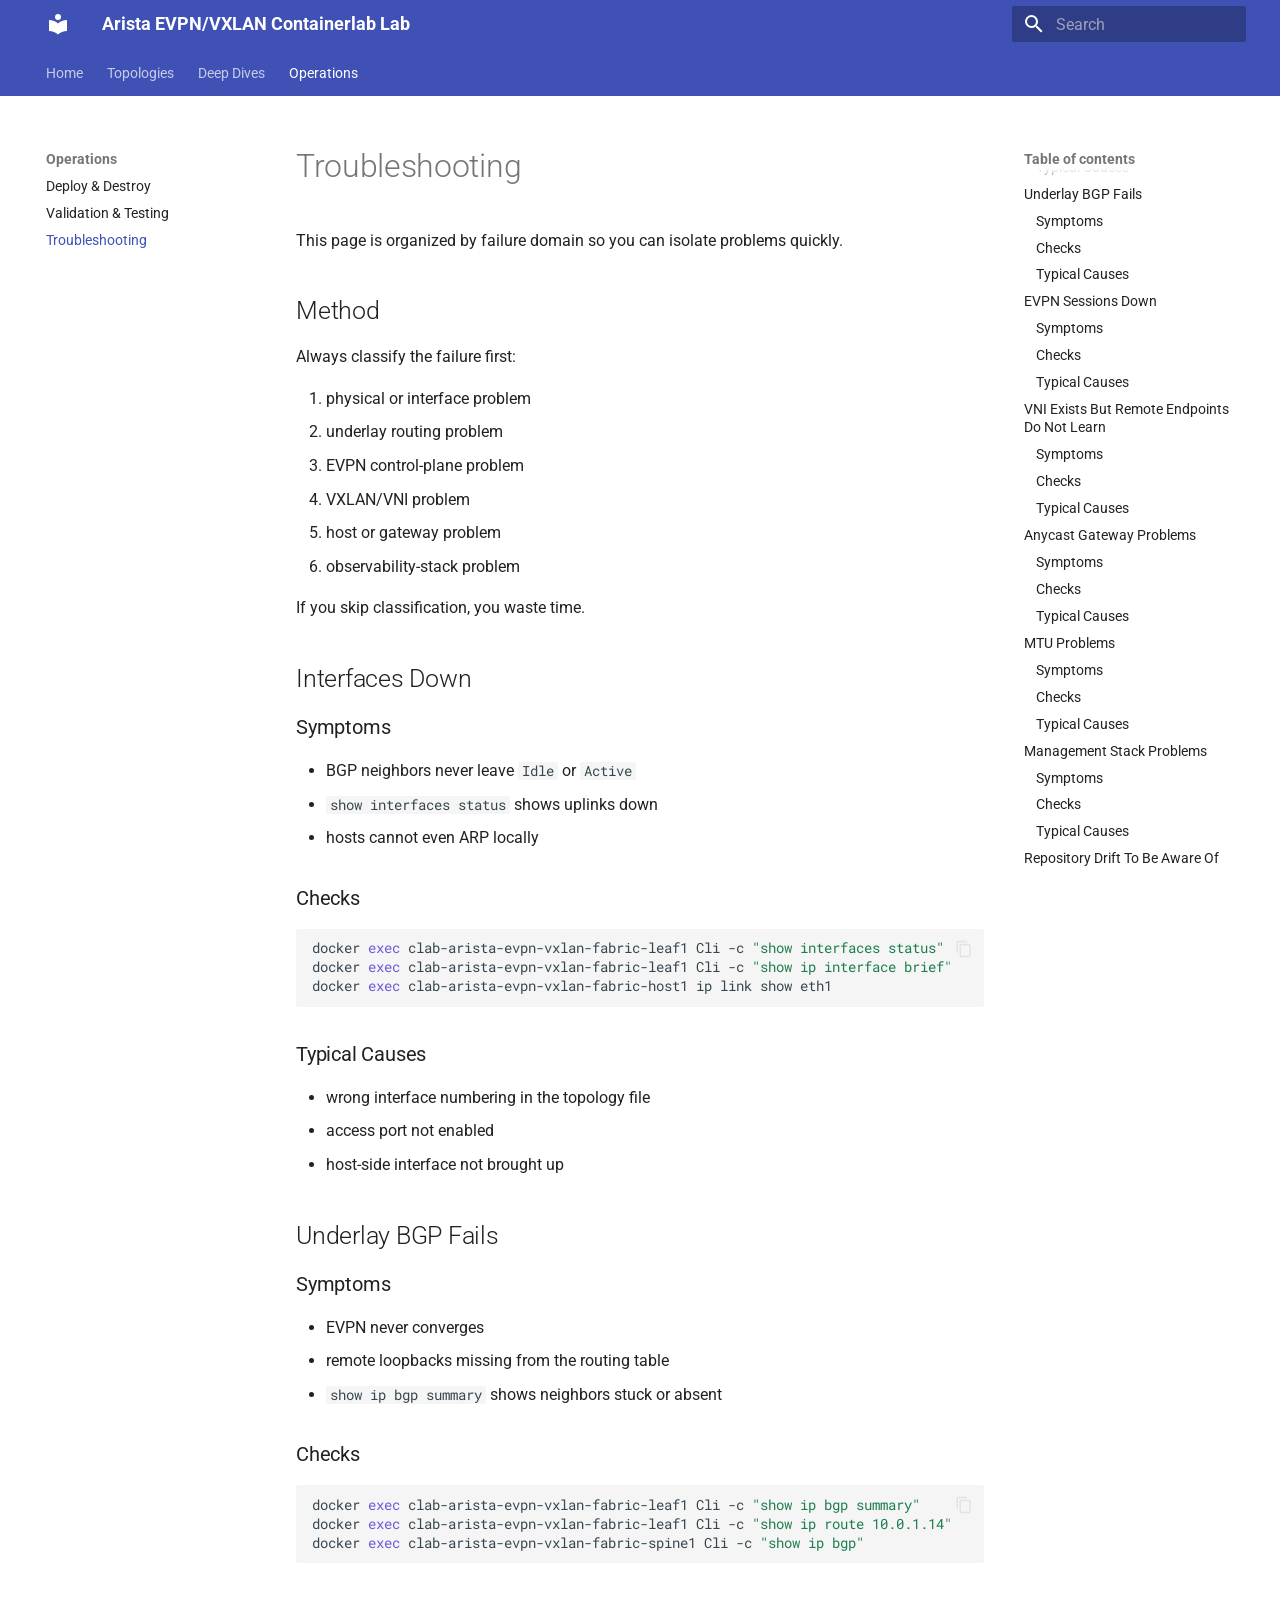
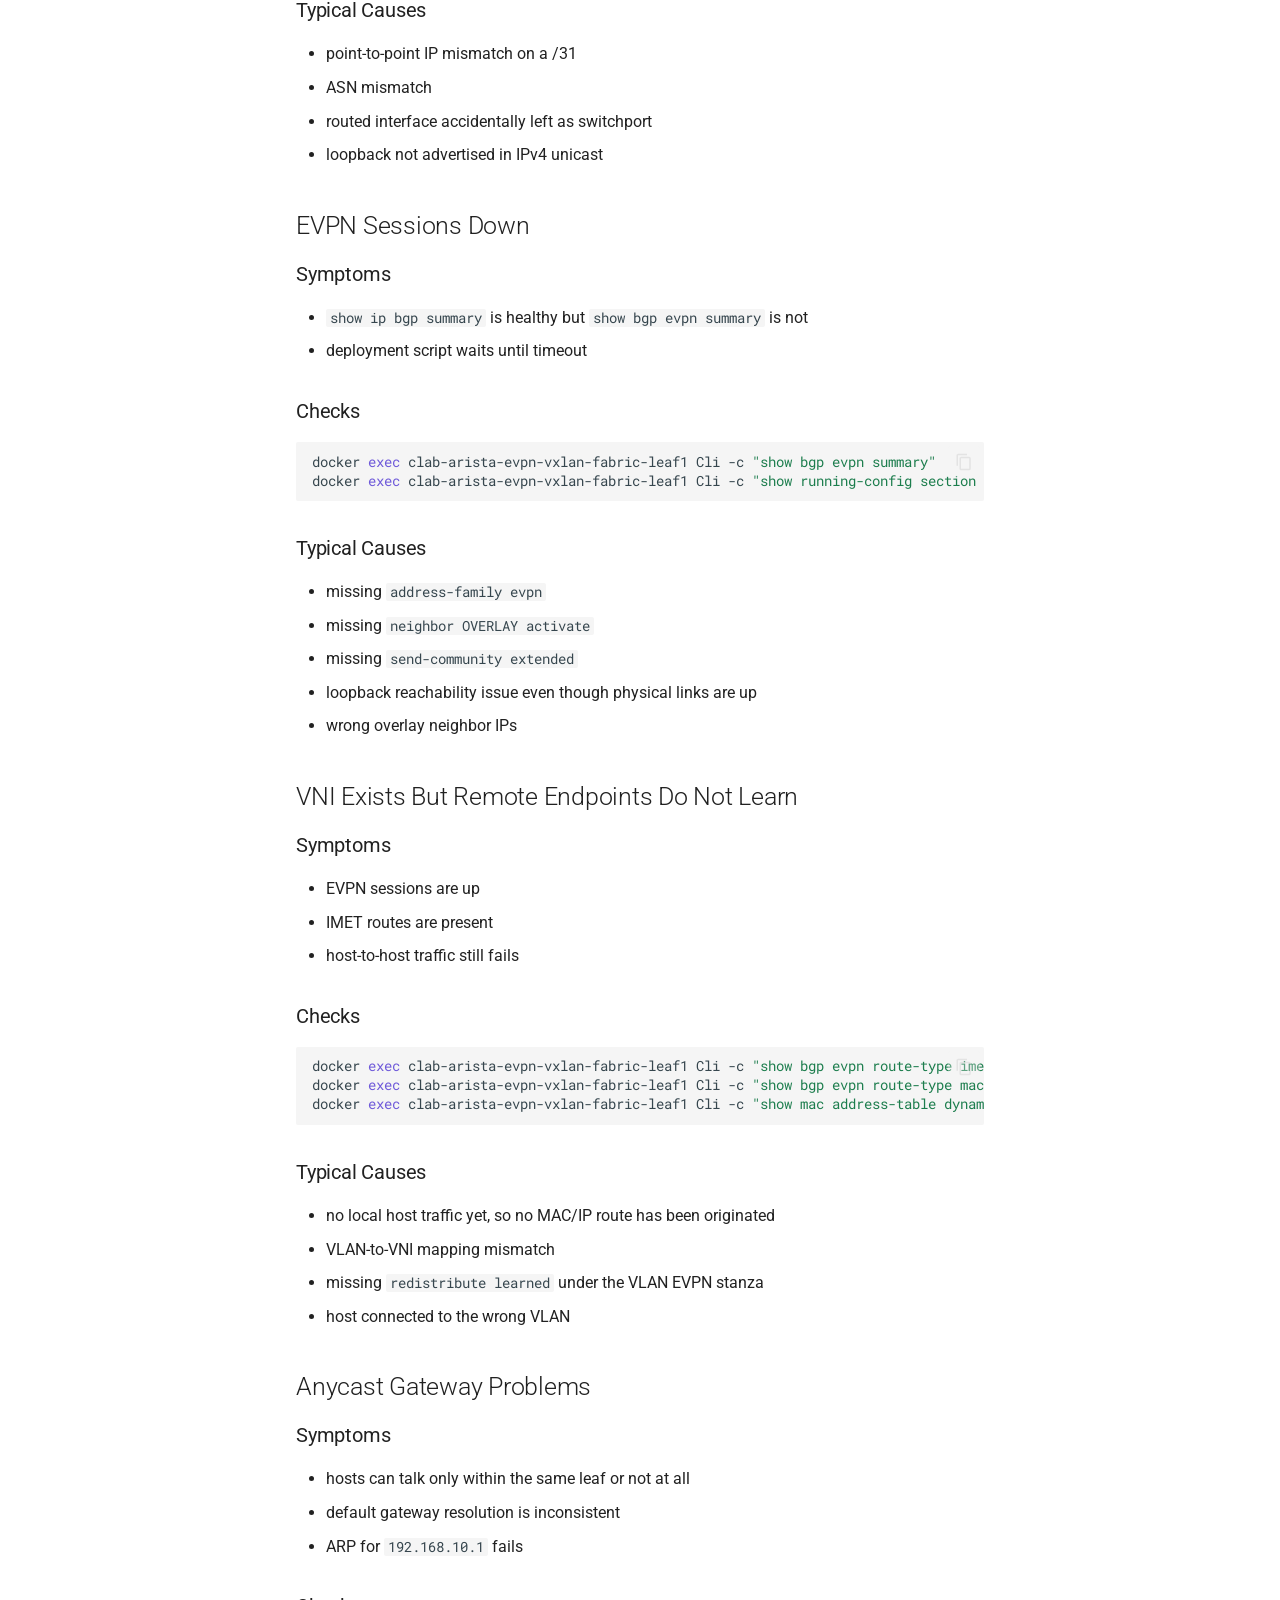
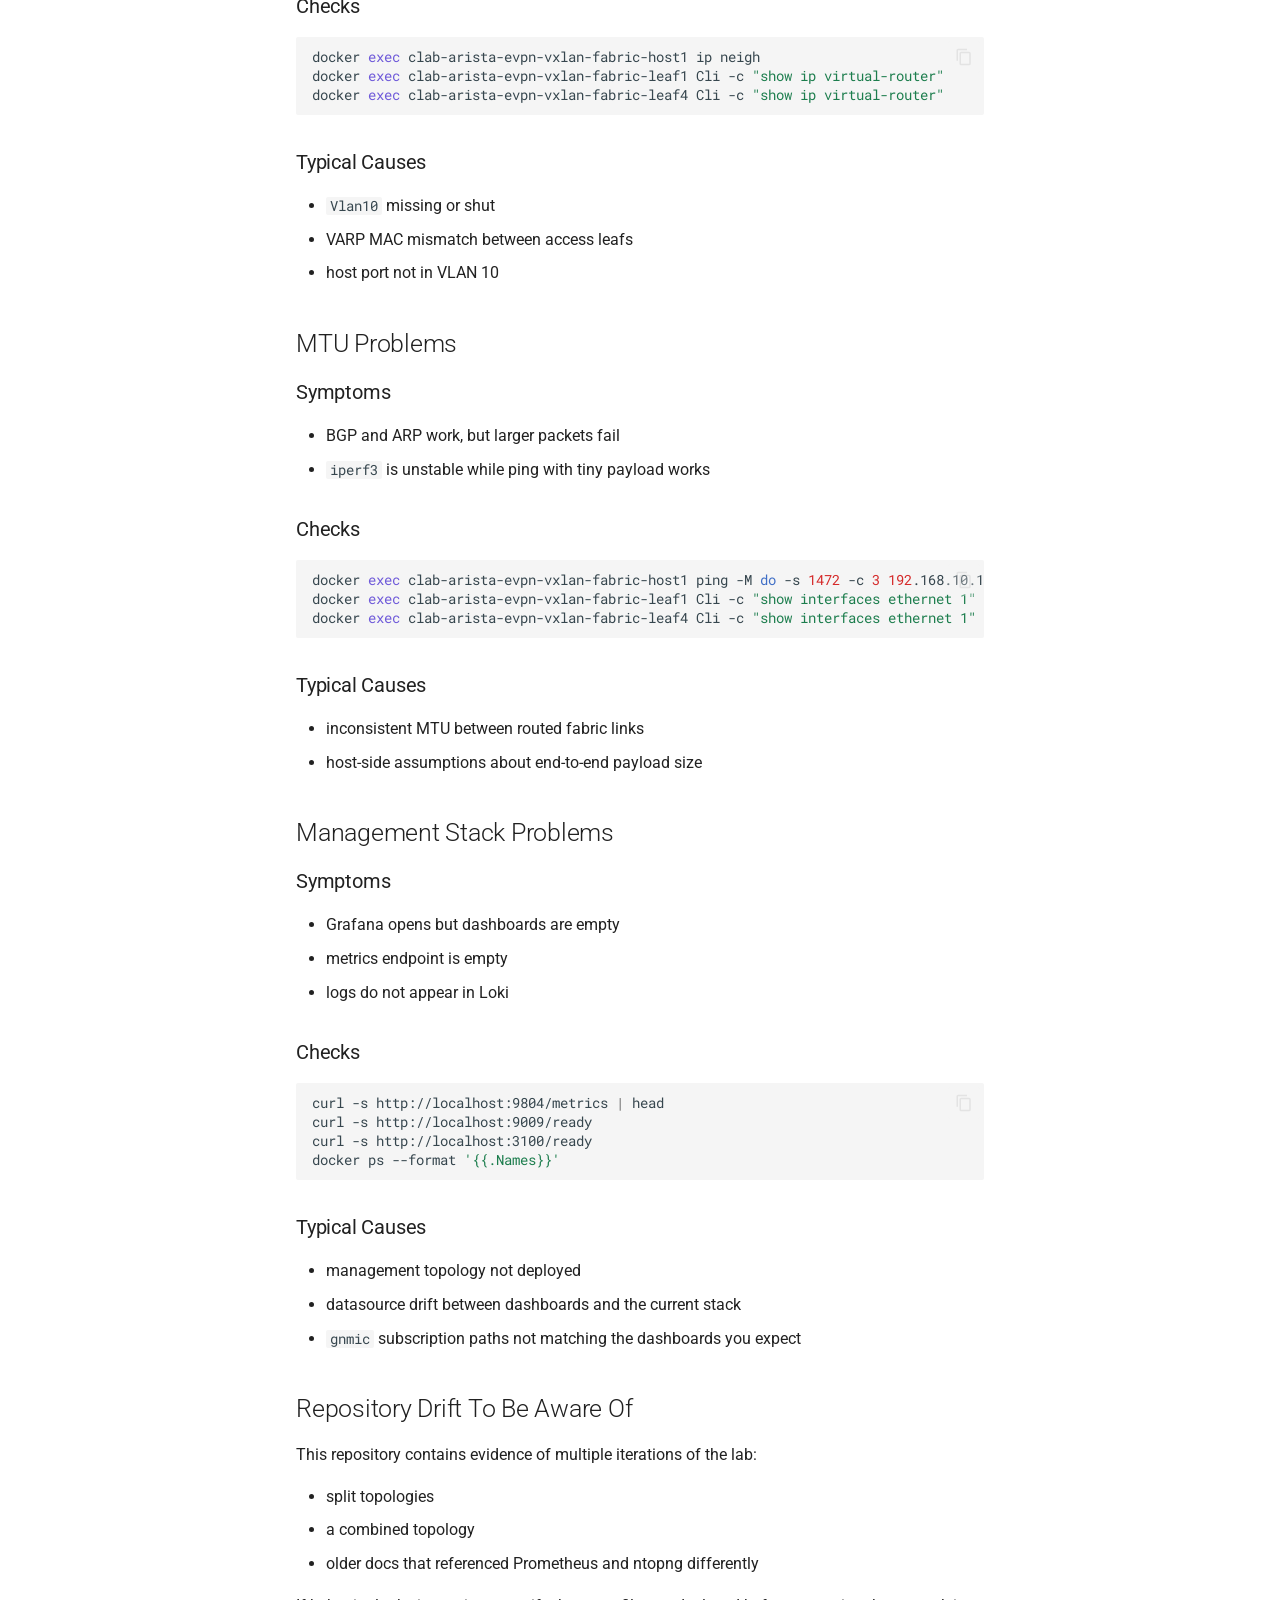
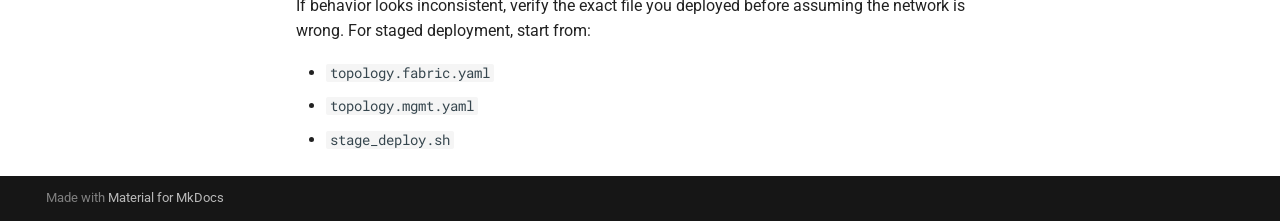
<file: main/troubleshooting/index.html>
<!doctype html>
<html lang="en" class="no-js">
  <head>
    
      <meta charset="utf-8">
      <meta name="viewport" content="width=device-width,initial-scale=1">
      
        <meta name="description" content="Deep documentation for the VXLAN/EVPN fabric, staged deployment workflow, and validation procedures.">
      
      
      
      
        <link rel="prev" href="../validation/">
      
      
      
        
      
      
      <link rel="icon" href="../assets/images/favicon.png">
      <meta name="generator" content="mkdocs-1.6.1, mkdocs-material-9.7.7">
    
    
      
        <title>Troubleshooting - Arista EVPN/VXLAN Containerlab Lab</title>
      
    
    
      <link rel="stylesheet" href="../assets/stylesheets/main.ec1eaa64.min.css">
      
      


    
    
      
    
    
      
        
        
        <link rel="preconnect" href="https://fonts.gstatic.com" crossorigin>
        <link rel="stylesheet" href="https://fonts.googleapis.com/css?family=Roboto:300,300i,400,400i,700,700i%7CRoboto+Mono:400,400i,700,700i&display=fallback">
        <style>:root{--md-text-font:"Roboto";--md-code-font:"Roboto Mono"}</style>
      
    
    
      <link rel="stylesheet" href="../styles/extra.css">
    
    <script>__md_scope=new URL("..",location),__md_hash=e=>[...e].reduce(((e,_)=>(e<<5)-e+_.charCodeAt(0)),0),__md_get=(e,_=localStorage,t=__md_scope)=>JSON.parse(_.getItem(t.pathname+"."+e)),__md_set=(e,_,t=localStorage,a=__md_scope)=>{try{t.setItem(a.pathname+"."+e,JSON.stringify(_))}catch(e){}}</script>
    
      

    
    
  </head>
  
  
    <body dir="ltr">
  
    
    <input class="md-toggle" data-md-toggle="drawer" type="checkbox" id="__drawer" autocomplete="off">
    <input class="md-toggle" data-md-toggle="search" type="checkbox" id="__search" autocomplete="off">
    <label class="md-overlay" for="__drawer"></label>
    <div data-md-component="skip">
      
        
        <a href="#troubleshooting" class="md-skip">
          Skip to content
        </a>
      
    </div>
    <div data-md-component="announce">
      
    </div>
    
    
      

<header class="md-header" data-md-component="header">
  <nav class="md-header__inner md-grid" aria-label="Header">
    <a href=".." title="Arista EVPN/VXLAN Containerlab Lab" class="md-header__button md-logo" aria-label="Arista EVPN/VXLAN Containerlab Lab" data-md-component="logo">
      
  
  <svg xmlns="http://www.w3.org/2000/svg" viewBox="0 0 24 24"><path d="M12 8a3 3 0 0 0 3-3 3 3 0 0 0-3-3 3 3 0 0 0-3 3 3 3 0 0 0 3 3m0 3.54C9.64 9.35 6.5 8 3 8v11c3.5 0 6.64 1.35 9 3.54 2.36-2.19 5.5-3.54 9-3.54V8c-3.5 0-6.64 1.35-9 3.54"/></svg>

    </a>
    <label class="md-header__button md-icon" for="__drawer">
      
      <svg xmlns="http://www.w3.org/2000/svg" viewBox="0 0 24 24"><path d="M3 6h18v2H3zm0 5h18v2H3zm0 5h18v2H3z"/></svg>
    </label>
    <div class="md-header__title" data-md-component="header-title">
      <div class="md-header__ellipsis">
        <div class="md-header__topic">
          <span class="md-ellipsis">
            Arista EVPN/VXLAN Containerlab Lab
          </span>
        </div>
        <div class="md-header__topic" data-md-component="header-topic">
          <span class="md-ellipsis">
            
              Troubleshooting
            
          </span>
        </div>
      </div>
    </div>
    
    
      <script>var palette=__md_get("__palette");if(palette&&palette.color){if("(prefers-color-scheme)"===palette.color.media){var media=matchMedia("(prefers-color-scheme: light)"),input=document.querySelector(media.matches?"[data-md-color-media='(prefers-color-scheme: light)']":"[data-md-color-media='(prefers-color-scheme: dark)']");palette.color.media=input.getAttribute("data-md-color-media"),palette.color.scheme=input.getAttribute("data-md-color-scheme"),palette.color.primary=input.getAttribute("data-md-color-primary"),palette.color.accent=input.getAttribute("data-md-color-accent")}for(var[key,value]of Object.entries(palette.color))document.body.setAttribute("data-md-color-"+key,value)}</script>
    
    
    
      
      
        <label class="md-header__button md-icon" for="__search">
          
          <svg xmlns="http://www.w3.org/2000/svg" viewBox="0 0 24 24"><path d="M9.5 3A6.5 6.5 0 0 1 16 9.5c0 1.61-.59 3.09-1.56 4.23l.27.27h.79l5 5-1.5 1.5-5-5v-.79l-.27-.27A6.52 6.52 0 0 1 9.5 16 6.5 6.5 0 0 1 3 9.5 6.5 6.5 0 0 1 9.5 3m0 2C7 5 5 7 5 9.5S7 14 9.5 14 14 12 14 9.5 12 5 9.5 5"/></svg>
        </label>
        <div class="md-search" data-md-component="search" role="dialog">
  <label class="md-search__overlay" for="__search"></label>
  <div class="md-search__inner" role="search">
    <form class="md-search__form" name="search">
      <input type="text" class="md-search__input" name="query" aria-label="Search" placeholder="Search" autocapitalize="off" autocorrect="off" autocomplete="off" spellcheck="false" data-md-component="search-query" required>
      <label class="md-search__icon md-icon" for="__search">
        
        <svg xmlns="http://www.w3.org/2000/svg" viewBox="0 0 24 24"><path d="M9.5 3A6.5 6.5 0 0 1 16 9.5c0 1.61-.59 3.09-1.56 4.23l.27.27h.79l5 5-1.5 1.5-5-5v-.79l-.27-.27A6.52 6.52 0 0 1 9.5 16 6.5 6.5 0 0 1 3 9.5 6.5 6.5 0 0 1 9.5 3m0 2C7 5 5 7 5 9.5S7 14 9.5 14 14 12 14 9.5 12 5 9.5 5"/></svg>
        
        <svg xmlns="http://www.w3.org/2000/svg" viewBox="0 0 24 24"><path d="M20 11v2H8l5.5 5.5-1.42 1.42L4.16 12l7.92-7.92L13.5 5.5 8 11z"/></svg>
      </label>
      <nav class="md-search__options" aria-label="Search">
        
        <button type="reset" class="md-search__icon md-icon" title="Clear" aria-label="Clear" tabindex="-1">
          
          <svg xmlns="http://www.w3.org/2000/svg" viewBox="0 0 24 24"><path d="M19 6.41 17.59 5 12 10.59 6.41 5 5 6.41 10.59 12 5 17.59 6.41 19 12 13.41 17.59 19 19 17.59 13.41 12z"/></svg>
        </button>
      </nav>
      
    </form>
    <div class="md-search__output">
      <div class="md-search__scrollwrap" tabindex="0" data-md-scrollfix>
        <div class="md-search-result" data-md-component="search-result">
          <div class="md-search-result__meta">
            Initializing search
          </div>
          <ol class="md-search-result__list" role="presentation"></ol>
        </div>
      </div>
    </div>
  </div>
</div>
      
    
    
  </nav>
  
</header>
    
    <div class="md-container" data-md-component="container">
      
      
        
          
            
<nav class="md-tabs" aria-label="Tabs" data-md-component="tabs">
  <div class="md-grid">
    <ul class="md-tabs__list">
      
        
  
  
  
  
    <li class="md-tabs__item">
      <a href=".." class="md-tabs__link">
        
  
  
    
  
  Home

      </a>
    </li>
  

      
        
  
  
  
  
    
    
      <li class="md-tabs__item">
        <a href="../fabric/" class="md-tabs__link">
          
  
  
  Topologies

        </a>
      </li>
    
  

      
        
  
  
  
  
    
    
      <li class="md-tabs__item">
        <a href="../evpn-control-plane/" class="md-tabs__link">
          
  
  
  Deep Dives

        </a>
      </li>
    
  

      
        
  
  
  
    
  
  
    
    
      <li class="md-tabs__item md-tabs__item--active">
        <a href="../operations/" class="md-tabs__link">
          
  
  
  Operations

        </a>
      </li>
    
  

      
    </ul>
  </div>
</nav>
          
        
      
      <main class="md-main" data-md-component="main">
        <div class="md-main__inner md-grid">
          
            
              
              <div class="md-sidebar md-sidebar--primary" data-md-component="sidebar" data-md-type="navigation" >
                <div class="md-sidebar__scrollwrap">
                  <div class="md-sidebar__inner">
                    


  


<nav class="md-nav md-nav--primary md-nav--lifted" aria-label="Navigation" data-md-level="0">
  <label class="md-nav__title" for="__drawer">
    <a href=".." title="Arista EVPN/VXLAN Containerlab Lab" class="md-nav__button md-logo" aria-label="Arista EVPN/VXLAN Containerlab Lab" data-md-component="logo">
      
  
  <svg xmlns="http://www.w3.org/2000/svg" viewBox="0 0 24 24"><path d="M12 8a3 3 0 0 0 3-3 3 3 0 0 0-3-3 3 3 0 0 0-3 3 3 3 0 0 0 3 3m0 3.54C9.64 9.35 6.5 8 3 8v11c3.5 0 6.64 1.35 9 3.54 2.36-2.19 5.5-3.54 9-3.54V8c-3.5 0-6.64 1.35-9 3.54"/></svg>

    </a>
    Arista EVPN/VXLAN Containerlab Lab
  </label>
  
  <ul class="md-nav__list" data-md-scrollfix>
    
      
      
  
  
  
  
    <li class="md-nav__item">
      <a href=".." class="md-nav__link">
        
  
  
  <span class="md-ellipsis">
    
  
    Home
  

    
  </span>
  
  

      </a>
    </li>
  

    
      
      
  
  
  
  
    
    
    
    
      
      
        
      
    
    
    <li class="md-nav__item md-nav__item--nested">
      
        
        
        <input class="md-nav__toggle md-toggle " type="checkbox" id="__nav_2" >
        
          
          <label class="md-nav__link" for="__nav_2" id="__nav_2_label" tabindex="0">
            
  
  
  <span class="md-ellipsis">
    
  
    Topologies
  

    
  </span>
  
  

            <span class="md-nav__icon md-icon"></span>
          </label>
        
        <nav class="md-nav" data-md-level="1" aria-labelledby="__nav_2_label" aria-expanded="false">
          <label class="md-nav__title" for="__nav_2">
            <span class="md-nav__icon md-icon"></span>
            
  
    Topologies
  

          </label>
          <ul class="md-nav__list" data-md-scrollfix>
            
              
                
  
  
  
  
    <li class="md-nav__item">
      <a href="../fabric/" class="md-nav__link">
        
  
  
  <span class="md-ellipsis">
    
  
    Fabric Lab
  

    
  </span>
  
  

      </a>
    </li>
  

              
            
              
                
  
  
  
  
    <li class="md-nav__item">
      <a href="../mgmt/" class="md-nav__link">
        
  
  
  <span class="md-ellipsis">
    
  
    Management Lab
  

    
  </span>
  
  

      </a>
    </li>
  

              
            
          </ul>
        </nav>
      
    </li>
  

    
      
      
  
  
  
  
    
    
    
    
      
      
        
      
    
    
    <li class="md-nav__item md-nav__item--nested">
      
        
        
        <input class="md-nav__toggle md-toggle " type="checkbox" id="__nav_3" >
        
          
          <label class="md-nav__link" for="__nav_3" id="__nav_3_label" tabindex="0">
            
  
  
  <span class="md-ellipsis">
    
  
    Deep Dives
  

    
  </span>
  
  

            <span class="md-nav__icon md-icon"></span>
          </label>
        
        <nav class="md-nav" data-md-level="1" aria-labelledby="__nav_3_label" aria-expanded="false">
          <label class="md-nav__title" for="__nav_3">
            <span class="md-nav__icon md-icon"></span>
            
  
    Deep Dives
  

          </label>
          <ul class="md-nav__list" data-md-scrollfix>
            
              
                
  
  
  
  
    <li class="md-nav__item">
      <a href="../evpn-control-plane/" class="md-nav__link">
        
  
  
  <span class="md-ellipsis">
    
  
    EVPN Control Plane
  

    
  </span>
  
  

      </a>
    </li>
  

              
            
              
                
  
  
  
  
    <li class="md-nav__item">
      <a href="../ntopng/" class="md-nav__link">
        
  
  
  <span class="md-ellipsis">
    
  
    Traffic Visibility
  

    
  </span>
  
  

      </a>
    </li>
  

              
            
          </ul>
        </nav>
      
    </li>
  

    
      
      
  
  
    
  
  
  
    
    
    
    
      
        
        
      
      
        
      
    
    
    <li class="md-nav__item md-nav__item--active md-nav__item--section md-nav__item--nested">
      
        
        
        <input class="md-nav__toggle md-toggle " type="checkbox" id="__nav_4" checked>
        
          
          <label class="md-nav__link" for="__nav_4" id="__nav_4_label" tabindex="">
            
  
  
  <span class="md-ellipsis">
    
  
    Operations
  

    
  </span>
  
  

            <span class="md-nav__icon md-icon"></span>
          </label>
        
        <nav class="md-nav" data-md-level="1" aria-labelledby="__nav_4_label" aria-expanded="true">
          <label class="md-nav__title" for="__nav_4">
            <span class="md-nav__icon md-icon"></span>
            
  
    Operations
  

          </label>
          <ul class="md-nav__list" data-md-scrollfix>
            
              
                
  
  
  
  
    <li class="md-nav__item">
      <a href="../operations/" class="md-nav__link">
        
  
  
  <span class="md-ellipsis">
    
  
    Deploy & Destroy
  

    
  </span>
  
  

      </a>
    </li>
  

              
            
              
                
  
  
  
  
    <li class="md-nav__item">
      <a href="../validation/" class="md-nav__link">
        
  
  
  <span class="md-ellipsis">
    
  
    Validation & Testing
  

    
  </span>
  
  

      </a>
    </li>
  

              
            
              
                
  
  
    
  
  
  
    <li class="md-nav__item md-nav__item--active">
      
      <input class="md-nav__toggle md-toggle" type="checkbox" id="__toc">
      
      
        
      
      
        <label class="md-nav__link md-nav__link--active" for="__toc">
          
  
  
  <span class="md-ellipsis">
    
  
    Troubleshooting
  

    
  </span>
  
  

          <span class="md-nav__icon md-icon"></span>
        </label>
      
      <a href="./" class="md-nav__link md-nav__link--active">
        
  
  
  <span class="md-ellipsis">
    
  
    Troubleshooting
  

    
  </span>
  
  

      </a>
      
        

<nav class="md-nav md-nav--secondary" aria-label="Table of contents">
  
  
  
    
  
  
    <label class="md-nav__title" for="__toc">
      <span class="md-nav__icon md-icon"></span>
      Table of contents
    </label>
    <ul class="md-nav__list" data-md-component="toc" data-md-scrollfix>
      
        <li class="md-nav__item">
  <a href="#method" class="md-nav__link">
    <span class="md-ellipsis">
      
        Method
      
    </span>
  </a>
  
</li>
      
        <li class="md-nav__item">
  <a href="#interfaces-down" class="md-nav__link">
    <span class="md-ellipsis">
      
        Interfaces Down
      
    </span>
  </a>
  
    <nav class="md-nav" aria-label="Interfaces Down">
      <ul class="md-nav__list">
        
          <li class="md-nav__item">
  <a href="#symptoms" class="md-nav__link">
    <span class="md-ellipsis">
      
        Symptoms
      
    </span>
  </a>
  
</li>
        
          <li class="md-nav__item">
  <a href="#checks" class="md-nav__link">
    <span class="md-ellipsis">
      
        Checks
      
    </span>
  </a>
  
</li>
        
          <li class="md-nav__item">
  <a href="#typical-causes" class="md-nav__link">
    <span class="md-ellipsis">
      
        Typical Causes
      
    </span>
  </a>
  
</li>
        
      </ul>
    </nav>
  
</li>
      
        <li class="md-nav__item">
  <a href="#underlay-bgp-fails" class="md-nav__link">
    <span class="md-ellipsis">
      
        Underlay BGP Fails
      
    </span>
  </a>
  
    <nav class="md-nav" aria-label="Underlay BGP Fails">
      <ul class="md-nav__list">
        
          <li class="md-nav__item">
  <a href="#symptoms_1" class="md-nav__link">
    <span class="md-ellipsis">
      
        Symptoms
      
    </span>
  </a>
  
</li>
        
          <li class="md-nav__item">
  <a href="#checks_1" class="md-nav__link">
    <span class="md-ellipsis">
      
        Checks
      
    </span>
  </a>
  
</li>
        
          <li class="md-nav__item">
  <a href="#typical-causes_1" class="md-nav__link">
    <span class="md-ellipsis">
      
        Typical Causes
      
    </span>
  </a>
  
</li>
        
      </ul>
    </nav>
  
</li>
      
        <li class="md-nav__item">
  <a href="#evpn-sessions-down" class="md-nav__link">
    <span class="md-ellipsis">
      
        EVPN Sessions Down
      
    </span>
  </a>
  
    <nav class="md-nav" aria-label="EVPN Sessions Down">
      <ul class="md-nav__list">
        
          <li class="md-nav__item">
  <a href="#symptoms_2" class="md-nav__link">
    <span class="md-ellipsis">
      
        Symptoms
      
    </span>
  </a>
  
</li>
        
          <li class="md-nav__item">
  <a href="#checks_2" class="md-nav__link">
    <span class="md-ellipsis">
      
        Checks
      
    </span>
  </a>
  
</li>
        
          <li class="md-nav__item">
  <a href="#typical-causes_2" class="md-nav__link">
    <span class="md-ellipsis">
      
        Typical Causes
      
    </span>
  </a>
  
</li>
        
      </ul>
    </nav>
  
</li>
      
        <li class="md-nav__item">
  <a href="#vni-exists-but-remote-endpoints-do-not-learn" class="md-nav__link">
    <span class="md-ellipsis">
      
        VNI Exists But Remote Endpoints Do Not Learn
      
    </span>
  </a>
  
    <nav class="md-nav" aria-label="VNI Exists But Remote Endpoints Do Not Learn">
      <ul class="md-nav__list">
        
          <li class="md-nav__item">
  <a href="#symptoms_3" class="md-nav__link">
    <span class="md-ellipsis">
      
        Symptoms
      
    </span>
  </a>
  
</li>
        
          <li class="md-nav__item">
  <a href="#checks_3" class="md-nav__link">
    <span class="md-ellipsis">
      
        Checks
      
    </span>
  </a>
  
</li>
        
          <li class="md-nav__item">
  <a href="#typical-causes_3" class="md-nav__link">
    <span class="md-ellipsis">
      
        Typical Causes
      
    </span>
  </a>
  
</li>
        
      </ul>
    </nav>
  
</li>
      
        <li class="md-nav__item">
  <a href="#anycast-gateway-problems" class="md-nav__link">
    <span class="md-ellipsis">
      
        Anycast Gateway Problems
      
    </span>
  </a>
  
    <nav class="md-nav" aria-label="Anycast Gateway Problems">
      <ul class="md-nav__list">
        
          <li class="md-nav__item">
  <a href="#symptoms_4" class="md-nav__link">
    <span class="md-ellipsis">
      
        Symptoms
      
    </span>
  </a>
  
</li>
        
          <li class="md-nav__item">
  <a href="#checks_4" class="md-nav__link">
    <span class="md-ellipsis">
      
        Checks
      
    </span>
  </a>
  
</li>
        
          <li class="md-nav__item">
  <a href="#typical-causes_4" class="md-nav__link">
    <span class="md-ellipsis">
      
        Typical Causes
      
    </span>
  </a>
  
</li>
        
      </ul>
    </nav>
  
</li>
      
        <li class="md-nav__item">
  <a href="#mtu-problems" class="md-nav__link">
    <span class="md-ellipsis">
      
        MTU Problems
      
    </span>
  </a>
  
    <nav class="md-nav" aria-label="MTU Problems">
      <ul class="md-nav__list">
        
          <li class="md-nav__item">
  <a href="#symptoms_5" class="md-nav__link">
    <span class="md-ellipsis">
      
        Symptoms
      
    </span>
  </a>
  
</li>
        
          <li class="md-nav__item">
  <a href="#checks_5" class="md-nav__link">
    <span class="md-ellipsis">
      
        Checks
      
    </span>
  </a>
  
</li>
        
          <li class="md-nav__item">
  <a href="#typical-causes_5" class="md-nav__link">
    <span class="md-ellipsis">
      
        Typical Causes
      
    </span>
  </a>
  
</li>
        
      </ul>
    </nav>
  
</li>
      
        <li class="md-nav__item">
  <a href="#management-stack-problems" class="md-nav__link">
    <span class="md-ellipsis">
      
        Management Stack Problems
      
    </span>
  </a>
  
    <nav class="md-nav" aria-label="Management Stack Problems">
      <ul class="md-nav__list">
        
          <li class="md-nav__item">
  <a href="#symptoms_6" class="md-nav__link">
    <span class="md-ellipsis">
      
        Symptoms
      
    </span>
  </a>
  
</li>
        
          <li class="md-nav__item">
  <a href="#checks_6" class="md-nav__link">
    <span class="md-ellipsis">
      
        Checks
      
    </span>
  </a>
  
</li>
        
          <li class="md-nav__item">
  <a href="#typical-causes_6" class="md-nav__link">
    <span class="md-ellipsis">
      
        Typical Causes
      
    </span>
  </a>
  
</li>
        
      </ul>
    </nav>
  
</li>
      
        <li class="md-nav__item">
  <a href="#repository-drift-to-be-aware-of" class="md-nav__link">
    <span class="md-ellipsis">
      
        Repository Drift To Be Aware Of
      
    </span>
  </a>
  
</li>
      
    </ul>
  
</nav>
      
    </li>
  

              
            
          </ul>
        </nav>
      
    </li>
  

    
  </ul>
</nav>
                  </div>
                </div>
              </div>
            
            
              
              <div class="md-sidebar md-sidebar--secondary" data-md-component="sidebar" data-md-type="toc" >
                <div class="md-sidebar__scrollwrap">
                  <div class="md-sidebar__inner">
                    

<nav class="md-nav md-nav--secondary" aria-label="Table of contents">
  
  
  
    
  
  
    <label class="md-nav__title" for="__toc">
      <span class="md-nav__icon md-icon"></span>
      Table of contents
    </label>
    <ul class="md-nav__list" data-md-component="toc" data-md-scrollfix>
      
        <li class="md-nav__item">
  <a href="#method" class="md-nav__link">
    <span class="md-ellipsis">
      
        Method
      
    </span>
  </a>
  
</li>
      
        <li class="md-nav__item">
  <a href="#interfaces-down" class="md-nav__link">
    <span class="md-ellipsis">
      
        Interfaces Down
      
    </span>
  </a>
  
    <nav class="md-nav" aria-label="Interfaces Down">
      <ul class="md-nav__list">
        
          <li class="md-nav__item">
  <a href="#symptoms" class="md-nav__link">
    <span class="md-ellipsis">
      
        Symptoms
      
    </span>
  </a>
  
</li>
        
          <li class="md-nav__item">
  <a href="#checks" class="md-nav__link">
    <span class="md-ellipsis">
      
        Checks
      
    </span>
  </a>
  
</li>
        
          <li class="md-nav__item">
  <a href="#typical-causes" class="md-nav__link">
    <span class="md-ellipsis">
      
        Typical Causes
      
    </span>
  </a>
  
</li>
        
      </ul>
    </nav>
  
</li>
      
        <li class="md-nav__item">
  <a href="#underlay-bgp-fails" class="md-nav__link">
    <span class="md-ellipsis">
      
        Underlay BGP Fails
      
    </span>
  </a>
  
    <nav class="md-nav" aria-label="Underlay BGP Fails">
      <ul class="md-nav__list">
        
          <li class="md-nav__item">
  <a href="#symptoms_1" class="md-nav__link">
    <span class="md-ellipsis">
      
        Symptoms
      
    </span>
  </a>
  
</li>
        
          <li class="md-nav__item">
  <a href="#checks_1" class="md-nav__link">
    <span class="md-ellipsis">
      
        Checks
      
    </span>
  </a>
  
</li>
        
          <li class="md-nav__item">
  <a href="#typical-causes_1" class="md-nav__link">
    <span class="md-ellipsis">
      
        Typical Causes
      
    </span>
  </a>
  
</li>
        
      </ul>
    </nav>
  
</li>
      
        <li class="md-nav__item">
  <a href="#evpn-sessions-down" class="md-nav__link">
    <span class="md-ellipsis">
      
        EVPN Sessions Down
      
    </span>
  </a>
  
    <nav class="md-nav" aria-label="EVPN Sessions Down">
      <ul class="md-nav__list">
        
          <li class="md-nav__item">
  <a href="#symptoms_2" class="md-nav__link">
    <span class="md-ellipsis">
      
        Symptoms
      
    </span>
  </a>
  
</li>
        
          <li class="md-nav__item">
  <a href="#checks_2" class="md-nav__link">
    <span class="md-ellipsis">
      
        Checks
      
    </span>
  </a>
  
</li>
        
          <li class="md-nav__item">
  <a href="#typical-causes_2" class="md-nav__link">
    <span class="md-ellipsis">
      
        Typical Causes
      
    </span>
  </a>
  
</li>
        
      </ul>
    </nav>
  
</li>
      
        <li class="md-nav__item">
  <a href="#vni-exists-but-remote-endpoints-do-not-learn" class="md-nav__link">
    <span class="md-ellipsis">
      
        VNI Exists But Remote Endpoints Do Not Learn
      
    </span>
  </a>
  
    <nav class="md-nav" aria-label="VNI Exists But Remote Endpoints Do Not Learn">
      <ul class="md-nav__list">
        
          <li class="md-nav__item">
  <a href="#symptoms_3" class="md-nav__link">
    <span class="md-ellipsis">
      
        Symptoms
      
    </span>
  </a>
  
</li>
        
          <li class="md-nav__item">
  <a href="#checks_3" class="md-nav__link">
    <span class="md-ellipsis">
      
        Checks
      
    </span>
  </a>
  
</li>
        
          <li class="md-nav__item">
  <a href="#typical-causes_3" class="md-nav__link">
    <span class="md-ellipsis">
      
        Typical Causes
      
    </span>
  </a>
  
</li>
        
      </ul>
    </nav>
  
</li>
      
        <li class="md-nav__item">
  <a href="#anycast-gateway-problems" class="md-nav__link">
    <span class="md-ellipsis">
      
        Anycast Gateway Problems
      
    </span>
  </a>
  
    <nav class="md-nav" aria-label="Anycast Gateway Problems">
      <ul class="md-nav__list">
        
          <li class="md-nav__item">
  <a href="#symptoms_4" class="md-nav__link">
    <span class="md-ellipsis">
      
        Symptoms
      
    </span>
  </a>
  
</li>
        
          <li class="md-nav__item">
  <a href="#checks_4" class="md-nav__link">
    <span class="md-ellipsis">
      
        Checks
      
    </span>
  </a>
  
</li>
        
          <li class="md-nav__item">
  <a href="#typical-causes_4" class="md-nav__link">
    <span class="md-ellipsis">
      
        Typical Causes
      
    </span>
  </a>
  
</li>
        
      </ul>
    </nav>
  
</li>
      
        <li class="md-nav__item">
  <a href="#mtu-problems" class="md-nav__link">
    <span class="md-ellipsis">
      
        MTU Problems
      
    </span>
  </a>
  
    <nav class="md-nav" aria-label="MTU Problems">
      <ul class="md-nav__list">
        
          <li class="md-nav__item">
  <a href="#symptoms_5" class="md-nav__link">
    <span class="md-ellipsis">
      
        Symptoms
      
    </span>
  </a>
  
</li>
        
          <li class="md-nav__item">
  <a href="#checks_5" class="md-nav__link">
    <span class="md-ellipsis">
      
        Checks
      
    </span>
  </a>
  
</li>
        
          <li class="md-nav__item">
  <a href="#typical-causes_5" class="md-nav__link">
    <span class="md-ellipsis">
      
        Typical Causes
      
    </span>
  </a>
  
</li>
        
      </ul>
    </nav>
  
</li>
      
        <li class="md-nav__item">
  <a href="#management-stack-problems" class="md-nav__link">
    <span class="md-ellipsis">
      
        Management Stack Problems
      
    </span>
  </a>
  
    <nav class="md-nav" aria-label="Management Stack Problems">
      <ul class="md-nav__list">
        
          <li class="md-nav__item">
  <a href="#symptoms_6" class="md-nav__link">
    <span class="md-ellipsis">
      
        Symptoms
      
    </span>
  </a>
  
</li>
        
          <li class="md-nav__item">
  <a href="#checks_6" class="md-nav__link">
    <span class="md-ellipsis">
      
        Checks
      
    </span>
  </a>
  
</li>
        
          <li class="md-nav__item">
  <a href="#typical-causes_6" class="md-nav__link">
    <span class="md-ellipsis">
      
        Typical Causes
      
    </span>
  </a>
  
</li>
        
      </ul>
    </nav>
  
</li>
      
        <li class="md-nav__item">
  <a href="#repository-drift-to-be-aware-of" class="md-nav__link">
    <span class="md-ellipsis">
      
        Repository Drift To Be Aware Of
      
    </span>
  </a>
  
</li>
      
    </ul>
  
</nav>
                  </div>
                </div>
              </div>
            
          
          
            <div class="md-content" data-md-component="content">
              
              <article class="md-content__inner md-typeset">
                
                  



<h1 id="troubleshooting">Troubleshooting<a class="headerlink" href="#troubleshooting" title="Permanent link">&para;</a></h1>
<p>This page is organized by failure domain so you can isolate problems quickly.</p>
<h2 id="method">Method<a class="headerlink" href="#method" title="Permanent link">&para;</a></h2>
<p>Always classify the failure first:</p>
<ol>
<li>physical or interface problem</li>
<li>underlay routing problem</li>
<li>EVPN control-plane problem</li>
<li>VXLAN/VNI problem</li>
<li>host or gateway problem</li>
<li>observability-stack problem</li>
</ol>
<p>If you skip classification, you waste time.</p>
<h2 id="interfaces-down">Interfaces Down<a class="headerlink" href="#interfaces-down" title="Permanent link">&para;</a></h2>
<h3 id="symptoms">Symptoms<a class="headerlink" href="#symptoms" title="Permanent link">&para;</a></h3>
<ul>
<li>BGP neighbors never leave <code>Idle</code> or <code>Active</code></li>
<li><code>show interfaces status</code> shows uplinks down</li>
<li>hosts cannot even ARP locally</li>
</ul>
<h3 id="checks">Checks<a class="headerlink" href="#checks" title="Permanent link">&para;</a></h3>
<div class="highlight"><pre><span></span><code>docker<span class="w"> </span><span class="nb">exec</span><span class="w"> </span>clab-arista-evpn-vxlan-fabric-leaf1<span class="w"> </span>Cli<span class="w"> </span>-c<span class="w"> </span><span class="s2">&quot;show interfaces status&quot;</span>
docker<span class="w"> </span><span class="nb">exec</span><span class="w"> </span>clab-arista-evpn-vxlan-fabric-leaf1<span class="w"> </span>Cli<span class="w"> </span>-c<span class="w"> </span><span class="s2">&quot;show ip interface brief&quot;</span>
docker<span class="w"> </span><span class="nb">exec</span><span class="w"> </span>clab-arista-evpn-vxlan-fabric-host1<span class="w"> </span>ip<span class="w"> </span>link<span class="w"> </span>show<span class="w"> </span>eth1
</code></pre></div>
<h3 id="typical-causes">Typical Causes<a class="headerlink" href="#typical-causes" title="Permanent link">&para;</a></h3>
<ul>
<li>wrong interface numbering in the topology file</li>
<li>access port not enabled</li>
<li>host-side interface not brought up</li>
</ul>
<h2 id="underlay-bgp-fails">Underlay BGP Fails<a class="headerlink" href="#underlay-bgp-fails" title="Permanent link">&para;</a></h2>
<h3 id="symptoms_1">Symptoms<a class="headerlink" href="#symptoms_1" title="Permanent link">&para;</a></h3>
<ul>
<li>EVPN never converges</li>
<li>remote loopbacks missing from the routing table</li>
<li><code>show ip bgp summary</code> shows neighbors stuck or absent</li>
</ul>
<h3 id="checks_1">Checks<a class="headerlink" href="#checks_1" title="Permanent link">&para;</a></h3>
<div class="highlight"><pre><span></span><code>docker<span class="w"> </span><span class="nb">exec</span><span class="w"> </span>clab-arista-evpn-vxlan-fabric-leaf1<span class="w"> </span>Cli<span class="w"> </span>-c<span class="w"> </span><span class="s2">&quot;show ip bgp summary&quot;</span>
docker<span class="w"> </span><span class="nb">exec</span><span class="w"> </span>clab-arista-evpn-vxlan-fabric-leaf1<span class="w"> </span>Cli<span class="w"> </span>-c<span class="w"> </span><span class="s2">&quot;show ip route 10.0.1.14&quot;</span>
docker<span class="w"> </span><span class="nb">exec</span><span class="w"> </span>clab-arista-evpn-vxlan-fabric-spine1<span class="w"> </span>Cli<span class="w"> </span>-c<span class="w"> </span><span class="s2">&quot;show ip bgp&quot;</span>
</code></pre></div>
<h3 id="typical-causes_1">Typical Causes<a class="headerlink" href="#typical-causes_1" title="Permanent link">&para;</a></h3>
<ul>
<li>point-to-point IP mismatch on a /31</li>
<li>ASN mismatch</li>
<li>routed interface accidentally left as switchport</li>
<li>loopback not advertised in IPv4 unicast</li>
</ul>
<h2 id="evpn-sessions-down">EVPN Sessions Down<a class="headerlink" href="#evpn-sessions-down" title="Permanent link">&para;</a></h2>
<h3 id="symptoms_2">Symptoms<a class="headerlink" href="#symptoms_2" title="Permanent link">&para;</a></h3>
<ul>
<li><code>show ip bgp summary</code> is healthy but <code>show bgp evpn summary</code> is not</li>
<li>deployment script waits until timeout</li>
</ul>
<h3 id="checks_2">Checks<a class="headerlink" href="#checks_2" title="Permanent link">&para;</a></h3>
<div class="highlight"><pre><span></span><code>docker<span class="w"> </span><span class="nb">exec</span><span class="w"> </span>clab-arista-evpn-vxlan-fabric-leaf1<span class="w"> </span>Cli<span class="w"> </span>-c<span class="w"> </span><span class="s2">&quot;show bgp evpn summary&quot;</span>
docker<span class="w"> </span><span class="nb">exec</span><span class="w"> </span>clab-arista-evpn-vxlan-fabric-leaf1<span class="w"> </span>Cli<span class="w"> </span>-c<span class="w"> </span><span class="s2">&quot;show running-config section router bgp&quot;</span>
</code></pre></div>
<h3 id="typical-causes_2">Typical Causes<a class="headerlink" href="#typical-causes_2" title="Permanent link">&para;</a></h3>
<ul>
<li>missing <code>address-family evpn</code></li>
<li>missing <code>neighbor OVERLAY activate</code></li>
<li>missing <code>send-community extended</code></li>
<li>loopback reachability issue even though physical links are up</li>
<li>wrong overlay neighbor IPs</li>
</ul>
<h2 id="vni-exists-but-remote-endpoints-do-not-learn">VNI Exists But Remote Endpoints Do Not Learn<a class="headerlink" href="#vni-exists-but-remote-endpoints-do-not-learn" title="Permanent link">&para;</a></h2>
<h3 id="symptoms_3">Symptoms<a class="headerlink" href="#symptoms_3" title="Permanent link">&para;</a></h3>
<ul>
<li>EVPN sessions are up</li>
<li>IMET routes are present</li>
<li>host-to-host traffic still fails</li>
</ul>
<h3 id="checks_3">Checks<a class="headerlink" href="#checks_3" title="Permanent link">&para;</a></h3>
<div class="highlight"><pre><span></span><code>docker<span class="w"> </span><span class="nb">exec</span><span class="w"> </span>clab-arista-evpn-vxlan-fabric-leaf1<span class="w"> </span>Cli<span class="w"> </span>-c<span class="w"> </span><span class="s2">&quot;show bgp evpn route-type imet&quot;</span>
docker<span class="w"> </span><span class="nb">exec</span><span class="w"> </span>clab-arista-evpn-vxlan-fabric-leaf1<span class="w"> </span>Cli<span class="w"> </span>-c<span class="w"> </span><span class="s2">&quot;show bgp evpn route-type mac-ip&quot;</span>
docker<span class="w"> </span><span class="nb">exec</span><span class="w"> </span>clab-arista-evpn-vxlan-fabric-leaf1<span class="w"> </span>Cli<span class="w"> </span>-c<span class="w"> </span><span class="s2">&quot;show mac address-table dynamic&quot;</span>
</code></pre></div>
<h3 id="typical-causes_3">Typical Causes<a class="headerlink" href="#typical-causes_3" title="Permanent link">&para;</a></h3>
<ul>
<li>no local host traffic yet, so no MAC/IP route has been originated</li>
<li>VLAN-to-VNI mapping mismatch</li>
<li>missing <code>redistribute learned</code> under the VLAN EVPN stanza</li>
<li>host connected to the wrong VLAN</li>
</ul>
<h2 id="anycast-gateway-problems">Anycast Gateway Problems<a class="headerlink" href="#anycast-gateway-problems" title="Permanent link">&para;</a></h2>
<h3 id="symptoms_4">Symptoms<a class="headerlink" href="#symptoms_4" title="Permanent link">&para;</a></h3>
<ul>
<li>hosts can talk only within the same leaf or not at all</li>
<li>default gateway resolution is inconsistent</li>
<li>ARP for <code>192.168.10.1</code> fails</li>
</ul>
<h3 id="checks_4">Checks<a class="headerlink" href="#checks_4" title="Permanent link">&para;</a></h3>
<div class="highlight"><pre><span></span><code>docker<span class="w"> </span><span class="nb">exec</span><span class="w"> </span>clab-arista-evpn-vxlan-fabric-host1<span class="w"> </span>ip<span class="w"> </span>neigh
docker<span class="w"> </span><span class="nb">exec</span><span class="w"> </span>clab-arista-evpn-vxlan-fabric-leaf1<span class="w"> </span>Cli<span class="w"> </span>-c<span class="w"> </span><span class="s2">&quot;show ip virtual-router&quot;</span>
docker<span class="w"> </span><span class="nb">exec</span><span class="w"> </span>clab-arista-evpn-vxlan-fabric-leaf4<span class="w"> </span>Cli<span class="w"> </span>-c<span class="w"> </span><span class="s2">&quot;show ip virtual-router&quot;</span>
</code></pre></div>
<h3 id="typical-causes_4">Typical Causes<a class="headerlink" href="#typical-causes_4" title="Permanent link">&para;</a></h3>
<ul>
<li><code>Vlan10</code> missing or shut</li>
<li>VARP MAC mismatch between access leafs</li>
<li>host port not in VLAN 10</li>
</ul>
<h2 id="mtu-problems">MTU Problems<a class="headerlink" href="#mtu-problems" title="Permanent link">&para;</a></h2>
<h3 id="symptoms_5">Symptoms<a class="headerlink" href="#symptoms_5" title="Permanent link">&para;</a></h3>
<ul>
<li>BGP and ARP work, but larger packets fail</li>
<li><code>iperf3</code> is unstable while ping with tiny payload works</li>
</ul>
<h3 id="checks_5">Checks<a class="headerlink" href="#checks_5" title="Permanent link">&para;</a></h3>
<div class="highlight"><pre><span></span><code>docker<span class="w"> </span><span class="nb">exec</span><span class="w"> </span>clab-arista-evpn-vxlan-fabric-host1<span class="w"> </span>ping<span class="w"> </span>-M<span class="w"> </span><span class="k">do</span><span class="w"> </span>-s<span class="w"> </span><span class="m">1472</span><span class="w"> </span>-c<span class="w"> </span><span class="m">3</span><span class="w"> </span><span class="m">192</span>.168.10.102
docker<span class="w"> </span><span class="nb">exec</span><span class="w"> </span>clab-arista-evpn-vxlan-fabric-leaf1<span class="w"> </span>Cli<span class="w"> </span>-c<span class="w"> </span><span class="s2">&quot;show interfaces ethernet 1&quot;</span>
docker<span class="w"> </span><span class="nb">exec</span><span class="w"> </span>clab-arista-evpn-vxlan-fabric-leaf4<span class="w"> </span>Cli<span class="w"> </span>-c<span class="w"> </span><span class="s2">&quot;show interfaces ethernet 1&quot;</span>
</code></pre></div>
<h3 id="typical-causes_5">Typical Causes<a class="headerlink" href="#typical-causes_5" title="Permanent link">&para;</a></h3>
<ul>
<li>inconsistent MTU between routed fabric links</li>
<li>host-side assumptions about end-to-end payload size</li>
</ul>
<h2 id="management-stack-problems">Management Stack Problems<a class="headerlink" href="#management-stack-problems" title="Permanent link">&para;</a></h2>
<h3 id="symptoms_6">Symptoms<a class="headerlink" href="#symptoms_6" title="Permanent link">&para;</a></h3>
<ul>
<li>Grafana opens but dashboards are empty</li>
<li>metrics endpoint is empty</li>
<li>logs do not appear in Loki</li>
</ul>
<h3 id="checks_6">Checks<a class="headerlink" href="#checks_6" title="Permanent link">&para;</a></h3>
<div class="highlight"><pre><span></span><code>curl<span class="w"> </span>-s<span class="w"> </span>http://localhost:9804/metrics<span class="w"> </span><span class="p">|</span><span class="w"> </span>head
curl<span class="w"> </span>-s<span class="w"> </span>http://localhost:9009/ready
curl<span class="w"> </span>-s<span class="w"> </span>http://localhost:3100/ready
docker<span class="w"> </span>ps<span class="w"> </span>--format<span class="w"> </span><span class="s1">&#39;{{.Names}}&#39;</span>
</code></pre></div>
<h3 id="typical-causes_6">Typical Causes<a class="headerlink" href="#typical-causes_6" title="Permanent link">&para;</a></h3>
<ul>
<li>management topology not deployed</li>
<li>datasource drift between dashboards and the current stack</li>
<li><code>gnmic</code> subscription paths not matching the dashboards you expect</li>
</ul>
<h2 id="repository-drift-to-be-aware-of">Repository Drift To Be Aware Of<a class="headerlink" href="#repository-drift-to-be-aware-of" title="Permanent link">&para;</a></h2>
<p>This repository contains evidence of multiple iterations of the lab:</p>
<ul>
<li>split topologies</li>
<li>a combined topology</li>
<li>older docs that referenced Prometheus and ntopng differently</li>
</ul>
<p>If behavior looks inconsistent, verify the exact file you deployed before assuming the network is wrong. For staged deployment, start from:</p>
<ul>
<li><code>topology.fabric.yaml</code></li>
<li><code>topology.mgmt.yaml</code></li>
<li><code>stage_deploy.sh</code></li>
</ul>












                
              </article>
            </div>
          
          
<script>var target=document.getElementById(location.hash.slice(1));target&&target.name&&(target.checked=target.name.startsWith("__tabbed_"))</script>
        </div>
        
          <button type="button" class="md-top md-icon" data-md-component="top" hidden>
  
  <svg xmlns="http://www.w3.org/2000/svg" viewBox="0 0 24 24"><path d="M13 20h-2V8l-5.5 5.5-1.42-1.42L12 4.16l7.92 7.92-1.42 1.42L13 8z"/></svg>
  Back to top
</button>
        
      </main>
      
        <footer class="md-footer">
  
  <div class="md-footer-meta md-typeset">
    <div class="md-footer-meta__inner md-grid">
      <div class="md-copyright">
  
  
    Made with
    <a href="https://squidfunk.github.io/mkdocs-material/" target="_blank" rel="noopener">
      Material for MkDocs
    </a>
  
</div>
      
    </div>
  </div>
</footer>
      
    </div>
    <div class="md-dialog" data-md-component="dialog">
      <div class="md-dialog__inner md-typeset"></div>
    </div>
    
    
    
      
      
      <script id="__config" type="application/json">{"annotate": null, "base": "..", "features": ["navigation.instant", "navigation.tracking", "navigation.tabs", "navigation.sections", "navigation.top", "content.code.copy", "toc.follow"], "search": "../assets/javascripts/workers/search.2c215733.min.js", "tags": null, "translations": {"clipboard.copied": "Copied to clipboard", "clipboard.copy": "Copy to clipboard", "search.result.more.one": "1 more on this page", "search.result.more.other": "# more on this page", "search.result.none": "No matching documents", "search.result.one": "1 matching document", "search.result.other": "# matching documents", "search.result.placeholder": "Type to start searching", "search.result.term.missing": "Missing", "select.version": "Select version"}, "version": null}</script>
    
    
      <script src="../assets/javascripts/bundle.d7400e89.min.js"></script>
      
    
  </body>
</html>
</file>
<file: main/styles/extra.css>
/* docs/styles/extra.css
   Small tweaks to improve Mermaid rendering and code blocks.
*/

.mermaid {
  width: 100%;
  overflow-x: auto;
}

/* Keep code blocks readable on narrow screens */
pre code {
  white-space: pre;
}

/* Slightly tighter tables on mobile */
@media (max-width: 768px) {
  table {
    display: block;
    overflow-x: auto;
    width: 100%;
  }
}

/* Optional: make inline code pop a bit */
code {
  padding: 0.1em 0.25em;
  border-radius: 4px;
}
</file>
<file: main/assets/stylesheets/main.ec1eaa64.min.css>
@charset "UTF-8";html{-webkit-text-size-adjust:none;-moz-text-size-adjust:none;text-size-adjust:none;box-sizing:border-box}*,:after,:before{box-sizing:inherit}@media (prefers-reduced-motion){*,:after,:before{transition:none!important}}body{margin:0}a,button,input,label{-webkit-tap-highlight-color:transparent}a{color:inherit;text-decoration:none}hr{border:0;box-sizing:initial;display:block;height:.05rem;overflow:visible;padding:0}small{font-size:80%}sub,sup{line-height:1em}img{border-style:none}table{border-collapse:initial;border-spacing:0}td,th{font-weight:400;vertical-align:top}button{background:#0000;border:0;font-family:inherit;font-size:inherit;margin:0;padding:0}input{border:0;outline:none}:root{--md-primary-fg-color:#4051b5;--md-primary-fg-color--light:#5d6cc0;--md-primary-fg-color--dark:#303fa1;--md-primary-bg-color:#fff;--md-primary-bg-color--light:#ffffffb3;--md-accent-fg-color:#526cfe;--md-accent-fg-color--transparent:#526cfe1a;--md-accent-bg-color:#fff;--md-accent-bg-color--light:#ffffffb3}[data-md-color-scheme=default]{color-scheme:light}[data-md-color-scheme=default] img[src$="#gh-dark-mode-only"],[data-md-color-scheme=default] img[src$="#only-dark"]{display:none}:root,[data-md-color-scheme=default]{--md-hue:225deg;--md-default-fg-color:#000000de;--md-default-fg-color--light:#0000008a;--md-default-fg-color--lighter:#00000052;--md-default-fg-color--lightest:#00000012;--md-default-bg-color:#fff;--md-default-bg-color--light:#ffffffb3;--md-default-bg-color--lighter:#ffffff4d;--md-default-bg-color--lightest:#ffffff1f;--md-code-fg-color:#36464e;--md-code-bg-color:#f5f5f5;--md-code-bg-color--light:#f5f5f5b3;--md-code-bg-color--lighter:#f5f5f54d;--md-code-hl-color:#4287ff;--md-code-hl-color--light:#4287ff1a;--md-code-hl-number-color:#d52a2a;--md-code-hl-special-color:#db1457;--md-code-hl-function-color:#a846b9;--md-code-hl-constant-color:#6e59d9;--md-code-hl-keyword-color:#3f6ec6;--md-code-hl-string-color:#1c7d4d;--md-code-hl-name-color:var(--md-code-fg-color);--md-code-hl-operator-color:var(--md-default-fg-color--light);--md-code-hl-punctuation-color:var(--md-default-fg-color--light);--md-code-hl-comment-color:var(--md-default-fg-color--light);--md-code-hl-generic-color:var(--md-default-fg-color--light);--md-code-hl-variable-color:var(--md-default-fg-color--light);--md-typeset-color:var(--md-default-fg-color);--md-typeset-a-color:var(--md-primary-fg-color);--md-typeset-del-color:#f5503d26;--md-typeset-ins-color:#0bd57026;--md-typeset-kbd-color:#fafafa;--md-typeset-kbd-accent-color:#fff;--md-typeset-kbd-border-color:#b8b8b8;--md-typeset-mark-color:#ffff0080;--md-typeset-table-color:#0000001f;--md-typeset-table-color--light:rgba(0,0,0,.035);--md-admonition-fg-color:var(--md-default-fg-color);--md-admonition-bg-color:var(--md-default-bg-color);--md-warning-fg-color:#000000de;--md-warning-bg-color:#ff9;--md-footer-fg-color:#fff;--md-footer-fg-color--light:#ffffffb3;--md-footer-fg-color--lighter:#ffffff73;--md-footer-bg-color:#000000de;--md-footer-bg-color--dark:#00000052;--md-shadow-z1:0 0.2rem 0.5rem #0000000d,0 0 0.05rem #0000001a;--md-shadow-z2:0 0.2rem 0.5rem #0000001a,0 0 0.05rem #00000040;--md-shadow-z3:0 0.2rem 0.5rem #0003,0 0 0.05rem #00000059}.md-icon svg{fill:currentcolor;display:block;height:1.2rem;width:1.2rem}body{-webkit-font-smoothing:antialiased;-moz-osx-font-smoothing:grayscale;--md-text-font-family:var(--md-text-font,_),-apple-system,BlinkMacSystemFont,Helvetica,Arial,sans-serif;--md-code-font-family:var(--md-code-font,_),SFMono-Regular,Consolas,Menlo,monospace}aside,body,input{font-feature-settings:"kern","liga";color:var(--md-typeset-color);font-family:var(--md-text-font-family)}code,kbd,pre{font-feature-settings:"kern";font-family:var(--md-code-font-family)}:root{--md-typeset-table-sort-icon:url('data:image/svg+xml;charset=utf-8,<svg xmlns="http://www.w3.org/2000/svg" viewBox="0 0 24 24"><path d="m18 21-4-4h3V7h-3l4-4 4 4h-3v10h3M2 19v-2h10v2M2 13v-2h7v2M2 7V5h4v2z"/></svg>');--md-typeset-table-sort-icon--asc:url('data:image/svg+xml;charset=utf-8,<svg xmlns="http://www.w3.org/2000/svg" viewBox="0 0 24 24"><path d="M19 17h3l-4 4-4-4h3V3h2M2 17h10v2H2M6 5v2H2V5m0 6h7v2H2z"/></svg>');--md-typeset-table-sort-icon--desc:url('data:image/svg+xml;charset=utf-8,<svg xmlns="http://www.w3.org/2000/svg" viewBox="0 0 24 24"><path d="M19 7h3l-4-4-4 4h3v14h2M2 17h10v2H2M6 5v2H2V5m0 6h7v2H2z"/></svg>')}.md-typeset{-webkit-print-color-adjust:exact;color-adjust:exact;font-size:.8rem;line-height:1.6;overflow-wrap:break-word}@media print{.md-typeset{font-size:.68rem}}.md-typeset blockquote,.md-typeset dl,.md-typeset figure,.md-typeset ol,.md-typeset pre,.md-typeset ul{margin-bottom:1em;margin-top:1em}.md-typeset h1{color:var(--md-default-fg-color--light);font-size:2em;line-height:1.3;margin:0 0 1.25em}.md-typeset h1,.md-typeset h2{font-weight:300;letter-spacing:-.01em}.md-typeset h2{font-size:1.5625em;line-height:1.4;margin:1.6em 0 .64em}.md-typeset h3{font-size:1.25em;font-weight:400;letter-spacing:-.01em;line-height:1.5;margin:1.6em 0 .8em}.md-typeset h2+h3{margin-top:.8em}.md-typeset h4{font-weight:700;letter-spacing:-.01em;margin:1em 0}.md-typeset h5,.md-typeset h6{color:var(--md-default-fg-color--light);font-size:.8em;font-weight:700;letter-spacing:-.01em;margin:1.25em 0}.md-typeset h5{text-transform:uppercase}.md-typeset h5 code{text-transform:none}.md-typeset hr{border-bottom:.05rem solid var(--md-default-fg-color--lightest);display:flow-root;margin:1.5em 0}.md-typeset a{color:var(--md-typeset-a-color);word-break:break-word}.md-typeset a,.md-typeset a:before{transition:color 125ms}.md-typeset a:focus,.md-typeset a:hover{color:var(--md-accent-fg-color)}.md-typeset a:focus code,.md-typeset a:hover code{background-color:var(--md-accent-fg-color--transparent);color:var(--md-accent-fg-color)}.md-typeset a code{color:var(--md-typeset-a-color)}.md-typeset a.focus-visible{outline-color:var(--md-accent-fg-color);outline-offset:.2rem}.md-typeset code,.md-typeset kbd,.md-typeset pre{color:var(--md-code-fg-color);direction:ltr;font-variant-ligatures:none;transition:background-color 125ms}@media print{.md-typeset code,.md-typeset kbd,.md-typeset pre{white-space:pre-wrap}}.md-typeset code{background-color:var(--md-code-bg-color);border-radius:.1rem;-webkit-box-decoration-break:clone;box-decoration-break:clone;font-size:.85em;padding:0 .2941176471em;transition:color 125ms,background-color 125ms;word-break:break-word}.md-typeset code:not(.focus-visible){-webkit-tap-highlight-color:transparent;outline:none}.md-typeset pre{display:flow-root;line-height:1.4;position:relative}.md-typeset pre>code{-webkit-box-decoration-break:slice;box-decoration-break:slice;box-shadow:none;display:block;margin:0;outline-color:var(--md-accent-fg-color);overflow:auto;padding:.7720588235em 1.1764705882em;scrollbar-color:var(--md-default-fg-color--lighter) #0000;scrollbar-width:thin;touch-action:auto;word-break:normal}.md-typeset pre>code:hover{scrollbar-color:var(--md-accent-fg-color) #0000}.md-typeset pre>code::-webkit-scrollbar{height:.2rem;width:.2rem}.md-typeset pre>code::-webkit-scrollbar-thumb{background-color:var(--md-default-fg-color--lighter)}.md-typeset pre>code::-webkit-scrollbar-thumb:hover{background-color:var(--md-accent-fg-color)}.md-typeset kbd{background-color:var(--md-typeset-kbd-color);border-radius:.1rem;box-shadow:0 .1rem 0 .05rem var(--md-typeset-kbd-border-color),0 .1rem 0 var(--md-typeset-kbd-border-color),0 -.1rem .2rem var(--md-typeset-kbd-accent-color) inset;color:var(--md-default-fg-color);display:inline-block;font-size:.75em;padding:0 .6666666667em;vertical-align:text-top;word-break:break-word}.md-typeset mark{background-color:var(--md-typeset-mark-color);-webkit-box-decoration-break:clone;box-decoration-break:clone;color:inherit;word-break:break-word}.md-typeset abbr{cursor:help;text-decoration:none}.md-typeset [data-preview],.md-typeset abbr{border-bottom:.05rem dotted var(--md-default-fg-color--light)}.md-typeset small{opacity:.75}[dir=ltr] .md-typeset sub,[dir=ltr] .md-typeset sup{margin-left:.078125em}[dir=rtl] .md-typeset sub,[dir=rtl] .md-typeset sup{margin-right:.078125em}[dir=ltr] .md-typeset blockquote{padding-left:.6rem}[dir=rtl] .md-typeset blockquote{padding-right:.6rem}[dir=ltr] .md-typeset blockquote{border-left:.2rem solid var(--md-default-fg-color--lighter)}[dir=rtl] .md-typeset blockquote{border-right:.2rem solid var(--md-default-fg-color--lighter)}.md-typeset blockquote{color:var(--md-default-fg-color--light);margin-left:0;margin-right:0}.md-typeset ul{list-style-type:disc}.md-typeset ul[type]{list-style-type:revert-layer}[dir=ltr] .md-typeset ol,[dir=ltr] .md-typeset ul{margin-left:.625em}[dir=rtl] .md-typeset ol,[dir=rtl] .md-typeset ul{margin-right:.625em}.md-typeset ol,.md-typeset ul{padding:0}.md-typeset ol:not([hidden]),.md-typeset ul:not([hidden]){display:flow-root}.md-typeset ol ol,.md-typeset ul ol{list-style-type:lower-alpha}.md-typeset ol ol ol,.md-typeset ul ol ol{list-style-type:lower-roman}.md-typeset ol ol ol ol,.md-typeset ul ol ol ol{list-style-type:upper-alpha}.md-typeset ol ol ol ol ol,.md-typeset ul ol ol ol ol{list-style-type:upper-roman}.md-typeset ol[type],.md-typeset ul[type]{list-style-type:revert-layer}[dir=ltr] .md-typeset ol li,[dir=ltr] .md-typeset ul li{margin-left:1.25em}[dir=rtl] .md-typeset ol li,[dir=rtl] .md-typeset ul li{margin-right:1.25em}.md-typeset ol li,.md-typeset ul li{margin-bottom:.5em}.md-typeset ol li blockquote,.md-typeset ol li p,.md-typeset ul li blockquote,.md-typeset ul li p{margin:.5em 0}.md-typeset ol li:last-child,.md-typeset ul li:last-child{margin-bottom:0}[dir=ltr] .md-typeset ol li ol,[dir=ltr] .md-typeset ol li ul,[dir=ltr] .md-typeset ul li ol,[dir=ltr] .md-typeset ul li ul{margin-left:.625em}[dir=rtl] .md-typeset ol li ol,[dir=rtl] .md-typeset ol li ul,[dir=rtl] .md-typeset ul li ol,[dir=rtl] .md-typeset ul li ul{margin-right:.625em}.md-typeset ol li ol,.md-typeset ol li ul,.md-typeset ul li ol,.md-typeset ul li ul{margin-bottom:.5em;margin-top:.5em}[dir=ltr] .md-typeset dd{margin-left:1.875em}[dir=rtl] .md-typeset dd{margin-right:1.875em}.md-typeset dd{margin-bottom:1.5em;margin-top:1em}.md-typeset img,.md-typeset svg,.md-typeset video{height:auto;max-width:100%}.md-typeset img[align=left]{margin:1em 1em 1em 0}.md-typeset img[align=right]{margin:1em 0 1em 1em}.md-typeset img[align]:only-child{margin-top:0}.md-typeset figure{display:flow-root;margin:1em auto;max-width:100%;text-align:center;width:fit-content}.md-typeset figure img{display:block;margin:0 auto}.md-typeset figcaption{font-style:italic;margin:1em auto;max-width:24rem}.md-typeset iframe{max-width:100%}.md-typeset table:not([class]){background-color:var(--md-default-bg-color);border:.05rem solid var(--md-typeset-table-color);border-radius:.1rem;display:inline-block;font-size:.64rem;max-width:100%;overflow:auto;touch-action:auto}@media print{.md-typeset table:not([class]){display:table}}.md-typeset table:not([class])+*{margin-top:1.5em}.md-typeset table:not([class]) td>:first-child,.md-typeset table:not([class]) th>:first-child{margin-top:0}.md-typeset table:not([class]) td>:last-child,.md-typeset table:not([class]) th>:last-child{margin-bottom:0}.md-typeset table:not([class]) td:not([align]),.md-typeset table:not([class]) th:not([align]){text-align:left}[dir=rtl] .md-typeset table:not([class]) td:not([align]),[dir=rtl] .md-typeset table:not([class]) th:not([align]){text-align:right}.md-typeset table:not([class]) th{font-weight:700;min-width:5rem;padding:.9375em 1.25em;vertical-align:top}.md-typeset table:not([class]) td{border-top:.05rem solid var(--md-typeset-table-color);padding:.9375em 1.25em;vertical-align:top}.md-typeset table:not([class]) tbody tr{transition:background-color 125ms}.md-typeset table:not([class]) tbody tr:hover{background-color:var(--md-typeset-table-color--light);box-shadow:0 .05rem 0 var(--md-default-bg-color) inset}.md-typeset table:not([class]) a{word-break:normal}.md-typeset table th[role=columnheader]{cursor:pointer}[dir=ltr] .md-typeset table th[role=columnheader]:after{margin-left:.5em}[dir=rtl] .md-typeset table th[role=columnheader]:after{margin-right:.5em}.md-typeset table th[role=columnheader]:after{content:"";display:inline-block;height:1.2em;-webkit-mask-image:var(--md-typeset-table-sort-icon);mask-image:var(--md-typeset-table-sort-icon);-webkit-mask-repeat:no-repeat;mask-repeat:no-repeat;-webkit-mask-size:contain;mask-size:contain;transition:background-color 125ms;vertical-align:text-bottom;width:1.2em}.md-typeset table th[role=columnheader]:hover:after{background-color:var(--md-default-fg-color--lighter)}.md-typeset table th[role=columnheader][aria-sort=ascending]:after{background-color:var(--md-default-fg-color--light);-webkit-mask-image:var(--md-typeset-table-sort-icon--asc);mask-image:var(--md-typeset-table-sort-icon--asc)}.md-typeset table th[role=columnheader][aria-sort=descending]:after{background-color:var(--md-default-fg-color--light);-webkit-mask-image:var(--md-typeset-table-sort-icon--desc);mask-image:var(--md-typeset-table-sort-icon--desc)}.md-typeset__scrollwrap{margin:1em -.8rem;overflow-x:auto;touch-action:auto}.md-typeset__table{display:inline-block;margin-bottom:.5em;padding:0 .8rem}@media print{.md-typeset__table{display:block}}html .md-typeset__table table{display:table;margin:0;overflow:hidden;width:100%}@media screen and (max-width:44.984375em){.md-content__inner>pre{margin:1em -.8rem}.md-content__inner>pre code{border-radius:0}}.md-typeset .md-author{border-radius:100%;display:block;flex-shrink:0;height:1.6rem;overflow:hidden;position:relative;transition:color 125ms,transform 125ms;width:1.6rem}.md-typeset .md-author img{display:block}.md-typeset .md-author--more{background:var(--md-default-fg-color--lightest);color:var(--md-default-fg-color--lighter);font-size:.6rem;font-weight:700;line-height:1.6rem;text-align:center}.md-typeset .md-author--long{height:2.4rem;width:2.4rem}.md-typeset a.md-author{transform:scale(1)}.md-typeset a.md-author img{border-radius:100%;filter:grayscale(100%) opacity(75%);transition:filter 125ms}.md-typeset a.md-author:focus,.md-typeset a.md-author:hover{transform:scale(1.1);z-index:1}.md-typeset a.md-author:focus img,.md-typeset a.md-author:hover img{filter:grayscale(0)}.md-banner{background-color:var(--md-footer-bg-color);color:var(--md-footer-fg-color);overflow:auto}@media print{.md-banner{display:none}}.md-banner--warning{background-color:var(--md-warning-bg-color);color:var(--md-warning-fg-color)}.md-banner__inner{font-size:.7rem;margin:.6rem auto;padding:0 .8rem}[dir=ltr] .md-banner__button{float:right}[dir=rtl] .md-banner__button{float:left}.md-banner__button{color:inherit;cursor:pointer;transition:opacity .25s}.no-js .md-banner__button{display:none}.md-banner__button:hover{opacity:.7}html{font-size:125%;height:100%;overflow-x:hidden}@media screen and (min-width:100em){html{font-size:137.5%}}@media screen and (min-width:125em){html{font-size:150%}}body{background-color:var(--md-default-bg-color);display:flex;flex-direction:column;font-size:.5rem;min-height:100%;position:relative;width:100%}@media print{body{display:block}}@media screen and (max-width:59.984375em){body[data-md-scrolllock]{position:fixed}}.md-grid{margin-left:auto;margin-right:auto;max-width:61rem}.md-container{display:flex;flex-direction:column;flex-grow:1}@media print{.md-container{display:block}}.md-main{flex-grow:1}.md-main__inner{display:flex;height:100%;margin-top:1.5rem}.md-ellipsis{overflow:hidden;text-overflow:ellipsis}.md-toggle{display:none}.md-option{height:0;opacity:0;position:absolute;width:0}.md-option:checked+label:not([hidden]){display:block}.md-option.focus-visible+label{outline-color:var(--md-accent-fg-color);outline-style:auto}.md-skip{background-color:var(--md-default-fg-color);border-radius:.1rem;color:var(--md-default-bg-color);font-size:.64rem;margin:.5rem;opacity:0;outline-color:var(--md-accent-fg-color);padding:.3rem .5rem;position:fixed;transform:translateY(.4rem);z-index:-1}.md-skip:focus{opacity:1;transform:translateY(0);transition:transform .25s cubic-bezier(.4,0,.2,1),opacity 175ms 75ms;z-index:10}@page{margin:25mm}:root{--md-clipboard-icon:url('data:image/svg+xml;charset=utf-8,<svg xmlns="http://www.w3.org/2000/svg" viewBox="0 0 24 24"><path d="M19 21H8V7h11m0-2H8a2 2 0 0 0-2 2v14a2 2 0 0 0 2 2h11a2 2 0 0 0 2-2V7a2 2 0 0 0-2-2m-3-4H4a2 2 0 0 0-2 2v14h2V3h12z"/></svg>')}.md-clipboard{border-radius:.1rem;color:var(--md-default-fg-color--lightest);cursor:pointer;height:1.5em;outline-color:var(--md-accent-fg-color);outline-offset:.1rem;transition:color .25s;width:1.5em;z-index:1}@media print{.md-clipboard{display:none}}.md-clipboard:not(.focus-visible){-webkit-tap-highlight-color:transparent;outline:none}:hover>.md-clipboard{color:var(--md-default-fg-color--light)}.md-clipboard:focus,.md-clipboard:hover{color:var(--md-accent-fg-color)}.md-clipboard:after{background-color:currentcolor;content:"";display:block;height:1.125em;margin:0 auto;-webkit-mask-image:var(--md-clipboard-icon);mask-image:var(--md-clipboard-icon);-webkit-mask-position:center;mask-position:center;-webkit-mask-repeat:no-repeat;mask-repeat:no-repeat;-webkit-mask-size:contain;mask-size:contain;width:1.125em}.md-clipboard--inline{cursor:pointer}.md-clipboard--inline code{transition:color .25s,background-color .25s}.md-clipboard--inline:focus code,.md-clipboard--inline:hover code{background-color:var(--md-accent-fg-color--transparent);color:var(--md-accent-fg-color)}:root{--md-code-select-icon:url('data:image/svg+xml;charset=utf-8,<svg xmlns="http://www.w3.org/2000/svg" viewBox="0 0 24 24"><path d="M19 19h-4v2h4c1.1 0 2-.9 2-2v-4h-2m0-12h-4v2h4v4h2V5c0-1.1-.9-2-2-2M5 5h4V3H5c-1.1 0-2 .9-2 2v4h2m0 6H3v4c0 1.1.9 2 2 2h4v-2H5zm2-4h2v2H7zm4 0h2v2h-2zm4 0h2v2h-2zM7 7h2v2H7zm4 0h2v2h-2zm4 0h2v2h-2zm-8 8h2v2H7zm4 0h2v2h-2zm4 0h2v2h-2z"/></svg>');--md-code-copy-icon:url('data:image/svg+xml;charset=utf-8,<svg xmlns="http://www.w3.org/2000/svg" viewBox="0 0 24 24"><path d="M19 21H8V7h11m0-2H8a2 2 0 0 0-2 2v14a2 2 0 0 0 2 2h11a2 2 0 0 0 2-2V7a2 2 0 0 0-2-2m-3-4H4a2 2 0 0 0-2 2v14h2V3h12z"/></svg>')}.md-typeset .md-code__content{display:grid}.md-code__nav{background-color:var(--md-code-bg-color--lighter);border-radius:.1rem;display:flex;gap:.2rem;padding:.2rem;position:absolute;right:.25em;top:.25em;transition:background-color .25s;z-index:1}:hover>.md-code__nav{background-color:var(--md-code-bg-color--light)}.md-code__button{color:var(--md-default-fg-color--lightest);cursor:pointer;display:block;height:1.5em;outline-color:var(--md-accent-fg-color);outline-offset:.1rem;transition:color .25s;width:1.5em}:hover>*>.md-code__button{color:var(--md-default-fg-color--light)}.md-code__button.focus-visible,.md-code__button:hover{color:var(--md-accent-fg-color)}.md-code__button--active{color:var(--md-default-fg-color)!important}.md-code__button:after{background-color:currentcolor;content:"";display:block;height:1.125em;margin:0 auto;-webkit-mask-position:center;mask-position:center;-webkit-mask-repeat:no-repeat;mask-repeat:no-repeat;-webkit-mask-size:contain;mask-size:contain;width:1.125em}.md-code__button[data-md-type=select]:after{-webkit-mask-image:var(--md-code-select-icon);mask-image:var(--md-code-select-icon)}.md-code__button[data-md-type=copy]:after{-webkit-mask-image:var(--md-code-copy-icon);mask-image:var(--md-code-copy-icon)}@keyframes consent{0%{opacity:0;transform:translateY(100%)}to{opacity:1;transform:translateY(0)}}@keyframes overlay{0%{opacity:0}to{opacity:1}}.md-consent__overlay{animation:overlay .25s both;-webkit-backdrop-filter:blur(.1rem);backdrop-filter:blur(.1rem);background-color:#0000008a;height:100%;opacity:1;position:fixed;top:0;width:100%;z-index:5}.md-consent__inner{animation:consent .5s cubic-bezier(.1,.7,.1,1) both;background-color:var(--md-default-bg-color);border:0;border-radius:.1rem;bottom:0;box-shadow:0 0 .2rem #0000001a,0 .2rem .4rem #0003;max-height:100%;overflow:auto;padding:0;position:fixed;width:100%;z-index:5}.md-consent__form{padding:.8rem}.md-consent__settings{display:none;margin:1em 0}input:checked+.md-consent__settings{display:block}.md-consent__controls{margin-bottom:.8rem}.md-typeset .md-consent__controls .md-button{display:inline}@media screen and (max-width:44.984375em){.md-typeset .md-consent__controls .md-button{display:block;margin-top:.4rem;text-align:center;width:100%}}.md-consent label{cursor:pointer}.md-content{flex-grow:1;min-width:0}.md-content__inner{margin:0 .8rem 1.2rem;padding-top:.6rem}@media screen and (min-width:76.25em){[dir=ltr] .md-sidebar--primary:not([hidden])~.md-content>.md-content__inner{margin-left:1.2rem}[dir=ltr] .md-sidebar--secondary:not([hidden])~.md-content>.md-content__inner,[dir=rtl] .md-sidebar--primary:not([hidden])~.md-content>.md-content__inner{margin-right:1.2rem}[dir=rtl] .md-sidebar--secondary:not([hidden])~.md-content>.md-content__inner{margin-left:1.2rem}}.md-content__inner:before{content:"";display:block;height:.4rem}.md-content__inner>:last-child{margin-bottom:0}[dir=ltr] .md-content__button{float:right}[dir=rtl] .md-content__button{float:left}[dir=ltr] .md-content__button{margin-left:.4rem}[dir=rtl] .md-content__button{margin-right:.4rem}.md-content__button{margin:.4rem 0;padding:0}@media print{.md-content__button{display:none}}.md-typeset .md-content__button{color:var(--md-default-fg-color--lighter)}.md-content__button svg{display:inline;vertical-align:top}[dir=rtl] .md-content__button svg{transform:scaleX(-1)}[dir=ltr] .md-dialog{right:.8rem}[dir=rtl] .md-dialog{left:.8rem}.md-dialog{background-color:var(--md-default-fg-color);border-radius:.1rem;bottom:.8rem;box-shadow:var(--md-shadow-z3);min-width:11.1rem;opacity:0;padding:.4rem .6rem;pointer-events:none;position:fixed;transform:translateY(100%);transition:transform 0ms .4s,opacity .4s;z-index:4}@media print{.md-dialog{display:none}}.md-dialog--active{opacity:1;pointer-events:auto;transform:translateY(0);transition:transform .4s cubic-bezier(.075,.85,.175,1),opacity .4s}.md-dialog__inner{color:var(--md-default-bg-color);font-size:.7rem}.md-feedback{margin:2em 0 1em;text-align:center}.md-feedback fieldset{border:none;margin:0;padding:0}.md-feedback__title{font-weight:700;margin:1em auto}.md-feedback__inner{position:relative}.md-feedback__list{display:flex;flex-wrap:wrap;place-content:baseline center;position:relative}.md-feedback__list:hover .md-icon:not(:disabled){color:var(--md-default-fg-color--lighter)}:disabled .md-feedback__list{min-height:1.8rem}.md-feedback__icon{color:var(--md-default-fg-color--light);cursor:pointer;flex-shrink:0;margin:0 .1rem;transition:color 125ms}.md-feedback__icon:not(:disabled).md-icon:hover{color:var(--md-accent-fg-color)}.md-feedback__icon:disabled{color:var(--md-default-fg-color--lightest);pointer-events:none}.md-feedback__note{opacity:0;position:relative;transform:translateY(.4rem);transition:transform .4s cubic-bezier(.1,.7,.1,1),opacity .15s}.md-feedback__note>*{margin:0 auto;max-width:16rem}:disabled .md-feedback__note{opacity:1;transform:translateY(0)}@media print{.md-feedback{display:none}}.md-footer{background-color:var(--md-footer-bg-color);color:var(--md-footer-fg-color)}@media print{.md-footer{display:none}}.md-footer__inner{justify-content:space-between;overflow:auto;padding:.2rem}.md-footer__inner:not([hidden]){display:flex}.md-footer__link{align-items:end;display:flex;flex-grow:0.01;margin-bottom:.4rem;margin-top:1rem;max-width:100%;outline-color:var(--md-accent-fg-color);overflow:hidden;transition:opacity .25s}.md-footer__link:focus,.md-footer__link:hover{opacity:.7}[dir=rtl] .md-footer__link svg{transform:scaleX(-1)}@media screen and (max-width:44.984375em){.md-footer__link--prev{flex-shrink:0}.md-footer__link--prev .md-footer__title{display:none}}[dir=ltr] .md-footer__link--next{margin-left:auto}[dir=rtl] .md-footer__link--next{margin-right:auto}.md-footer__link--next{text-align:right}[dir=rtl] .md-footer__link--next{text-align:left}.md-footer__title{flex-grow:1;font-size:.9rem;margin-bottom:.7rem;max-width:calc(100% - 2.4rem);padding:0 1rem;white-space:nowrap}.md-footer__button{margin:.2rem;padding:.4rem}.md-footer__direction{font-size:.64rem;opacity:.7}.md-footer-meta{background-color:var(--md-footer-bg-color--dark)}.md-footer-meta__inner{display:flex;flex-wrap:wrap;justify-content:space-between;padding:.2rem}html .md-footer-meta.md-typeset a{color:var(--md-footer-fg-color--light)}html .md-footer-meta.md-typeset a:focus,html .md-footer-meta.md-typeset a:hover{color:var(--md-footer-fg-color)}.md-copyright{color:var(--md-footer-fg-color--lighter);font-size:.64rem;margin:auto .6rem;padding:.4rem 0;width:100%}@media screen and (min-width:45em){.md-copyright{width:auto}}.md-copyright__highlight{color:var(--md-footer-fg-color--light)}.md-social{display:inline-flex;gap:.2rem;margin:0 .4rem;padding:.2rem 0 .6rem}@media screen and (min-width:45em){.md-social{padding:.6rem 0}}.md-social__link{display:inline-block;height:1.6rem;text-align:center;width:1.6rem}.md-social__link:before{line-height:1.9}.md-social__link svg{fill:currentcolor;max-height:.8rem;vertical-align:-25%}.md-typeset .md-button{border:.1rem solid;border-radius:.1rem;color:var(--md-primary-fg-color);cursor:pointer;display:inline-block;font-weight:700;padding:.625em 2em;transition:color 125ms,background-color 125ms,border-color 125ms}.md-typeset .md-button--primary{background-color:var(--md-primary-fg-color);border-color:var(--md-primary-fg-color);color:var(--md-primary-bg-color)}.md-typeset .md-button:focus,.md-typeset .md-button:hover{background-color:var(--md-accent-fg-color);border-color:var(--md-accent-fg-color);color:var(--md-accent-bg-color)}[dir=ltr] .md-typeset .md-input{border-top-left-radius:.1rem}[dir=ltr] .md-typeset .md-input,[dir=rtl] .md-typeset .md-input{border-top-right-radius:.1rem}[dir=rtl] .md-typeset .md-input{border-top-left-radius:.1rem}.md-typeset .md-input{border-bottom:.1rem solid var(--md-default-fg-color--lighter);box-shadow:var(--md-shadow-z1);font-size:.8rem;height:1.8rem;padding:0 .6rem;transition:border .25s,box-shadow .25s}.md-typeset .md-input:focus,.md-typeset .md-input:hover{border-bottom-color:var(--md-accent-fg-color);box-shadow:var(--md-shadow-z2)}.md-typeset .md-input--stretch{width:100%}.md-header{background-color:var(--md-primary-fg-color);box-shadow:0 0 .2rem #0000,0 .2rem .4rem #0000;color:var(--md-primary-bg-color);display:block;left:0;position:sticky;right:0;top:0;z-index:4}@media print{.md-header{display:none}}.md-header[hidden]{transform:translateY(-100%);transition:transform .25s cubic-bezier(.8,0,.6,1),box-shadow .25s}.md-header--shadow{box-shadow:0 0 .2rem #0000001a,0 .2rem .4rem #0003;transition:transform .25s cubic-bezier(.1,.7,.1,1),box-shadow .25s}.md-header__inner{align-items:center;display:flex;padding:0 .2rem}.md-header__button{color:currentcolor;cursor:pointer;margin:.2rem;outline-color:var(--md-accent-fg-color);padding:.4rem;position:relative;transition:opacity .25s;vertical-align:middle;z-index:1}.md-header__button:hover{opacity:.7}.md-header__button:not([hidden]){display:inline-block}.md-header__button:not(.focus-visible){-webkit-tap-highlight-color:transparent;outline:none}.md-header__button.md-logo{margin:.2rem;padding:.4rem}@media screen and (max-width:76.234375em){.md-header__button.md-logo{display:none}}.md-header__button.md-logo img,.md-header__button.md-logo svg{fill:currentcolor;display:block;height:1.2rem;width:auto}@media screen and (min-width:60em){.md-header__button[for=__search]{display:none}}.no-js .md-header__button[for=__search]{display:none}[dir=rtl] .md-header__button[for=__search] svg{transform:scaleX(-1)}@media screen and (min-width:76.25em){.md-header__button[for=__drawer]{display:none}}.md-header__topic{display:flex;max-width:100%;position:absolute;transition:transform .4s cubic-bezier(.1,.7,.1,1),opacity .15s;white-space:nowrap}.md-header__topic+.md-header__topic{opacity:0;pointer-events:none;transform:translateX(1.25rem);transition:transform .4s cubic-bezier(1,.7,.1,.1),opacity .15s;z-index:-1}[dir=rtl] .md-header__topic+.md-header__topic{transform:translateX(-1.25rem)}.md-header__topic:first-child{font-weight:700}[dir=ltr] .md-header__title{margin-left:1rem;margin-right:.4rem}[dir=rtl] .md-header__title{margin-left:.4rem;margin-right:1rem}.md-header__title{flex-grow:1;font-size:.9rem;height:2.4rem;line-height:2.4rem}.md-header__title--active .md-header__topic{opacity:0;pointer-events:none;transform:translateX(-1.25rem);transition:transform .4s cubic-bezier(1,.7,.1,.1),opacity .15s;z-index:-1}[dir=rtl] .md-header__title--active .md-header__topic{transform:translateX(1.25rem)}.md-header__title--active .md-header__topic+.md-header__topic{opacity:1;pointer-events:auto;transform:translateX(0);transition:transform .4s cubic-bezier(.1,.7,.1,1),opacity .15s;z-index:0}.md-header__title>.md-header__ellipsis{height:100%;position:relative;width:100%}.md-header__option{display:flex;flex-shrink:0;max-width:100%;transition:max-width 0ms .25s,opacity .25s .25s;white-space:nowrap}[data-md-toggle=search]:checked~.md-header .md-header__option{max-width:0;opacity:0;transition:max-width 0ms,opacity 0ms}.md-header__option>input{bottom:0}.md-header__source{display:none}@media screen and (min-width:60em){[dir=ltr] .md-header__source{margin-left:1rem}[dir=rtl] .md-header__source{margin-right:1rem}.md-header__source{display:block;max-width:11.7rem;width:11.7rem}}@media screen and (min-width:76.25em){[dir=ltr] .md-header__source{margin-left:1.4rem}[dir=rtl] .md-header__source{margin-right:1.4rem}}.md-meta{color:var(--md-default-fg-color--light);font-size:.7rem;line-height:1.3}.md-meta__list{display:inline-flex;flex-wrap:wrap;list-style:none;margin:0;padding:0}.md-meta__item:not(:last-child):after{content:"·";margin-left:.2rem;margin-right:.2rem}.md-meta__link{color:var(--md-typeset-a-color)}.md-meta__link:focus,.md-meta__link:hover{color:var(--md-accent-fg-color)}.md-draft{background-color:#ff1744;border-radius:.125em;color:#fff;display:inline-block;font-weight:700;padding-left:.5714285714em;padding-right:.5714285714em}:root{--md-nav-icon--prev:url('data:image/svg+xml;charset=utf-8,<svg xmlns="http://www.w3.org/2000/svg" viewBox="0 0 24 24"><path d="M20 11v2H8l5.5 5.5-1.42 1.42L4.16 12l7.92-7.92L13.5 5.5 8 11z"/></svg>');--md-nav-icon--next:url('data:image/svg+xml;charset=utf-8,<svg xmlns="http://www.w3.org/2000/svg" viewBox="0 0 24 24"><path d="M8.59 16.58 13.17 12 8.59 7.41 10 6l6 6-6 6z"/></svg>');--md-toc-icon:url('data:image/svg+xml;charset=utf-8,<svg xmlns="http://www.w3.org/2000/svg" viewBox="0 0 24 24"><path d="M3 9h14V7H3zm0 4h14v-2H3zm0 4h14v-2H3zm16 0h2v-2h-2zm0-10v2h2V7zm0 6h2v-2h-2z"/></svg>')}.md-nav{font-size:.7rem;line-height:1.3}.md-nav__title{color:var(--md-default-fg-color--light);display:block;font-weight:700;overflow:hidden;padding:0 .6rem;text-overflow:ellipsis}.md-nav__title .md-nav__button{display:none}.md-nav__title .md-nav__button img{height:100%;width:auto}.md-nav__title .md-nav__button.md-logo img,.md-nav__title .md-nav__button.md-logo svg{fill:currentcolor;display:block;height:2.4rem;max-width:100%;object-fit:contain;width:auto}.md-nav__list{list-style:none;margin:0;padding:0}.md-nav__link{align-items:flex-start;display:flex;gap:.4rem;margin-top:.625em;scroll-snap-align:start;transition:color 125ms}.md-nav__link--passed,.md-nav__link--passed code{color:var(--md-default-fg-color--light)}.md-nav__item .md-nav__link--active,.md-nav__item .md-nav__link--active code{color:var(--md-typeset-a-color)}.md-nav__link .md-ellipsis{position:relative}.md-nav__link .md-ellipsis code{word-break:normal}[dir=ltr] .md-nav__link .md-icon:last-child{margin-left:auto}[dir=rtl] .md-nav__link .md-icon:last-child{margin-right:auto}.md-nav__link .md-typeset{font-size:.7rem;line-height:1.3}.md-nav__link svg{fill:currentcolor;flex-shrink:0;height:1.3em;position:relative}.md-nav__link[for]:focus,.md-nav__link[for]:hover,.md-nav__link[href]:focus,.md-nav__link[href]:hover{color:var(--md-accent-fg-color);cursor:pointer}.md-nav__link[for]:focus code,.md-nav__link[for]:hover code,.md-nav__link[href]:focus code,.md-nav__link[href]:hover code{background-color:var(--md-accent-fg-color--transparent);color:var(--md-accent-fg-color)}.md-nav__link.focus-visible{outline-color:var(--md-accent-fg-color);outline-offset:.2rem}.md-nav--primary .md-nav__link[for=__toc]{display:none}.md-nav--primary .md-nav__link[for=__toc] .md-icon:after{background-color:currentcolor;display:block;height:100%;-webkit-mask-image:var(--md-toc-icon);mask-image:var(--md-toc-icon);width:100%}.md-nav--primary .md-nav__link[for=__toc]~.md-nav{display:none}.md-nav__container>.md-nav__link{margin-top:0}.md-nav__container>.md-nav__link:first-child{flex-grow:1;min-width:0}.md-nav__icon{flex-shrink:0}.md-nav__source{display:none}@media screen and (max-width:76.234375em){.md-nav--primary,.md-nav--primary .md-nav{background-color:var(--md-default-bg-color);display:flex;flex-direction:column;height:100%;left:0;position:absolute;right:0;top:0;z-index:1}.md-nav--primary .md-nav__item,.md-nav--primary .md-nav__title{font-size:.8rem;line-height:1.5}.md-nav--primary .md-nav__title{background-color:var(--md-default-fg-color--lightest);color:var(--md-default-fg-color--light);cursor:pointer;height:5.6rem;line-height:2.4rem;padding:3rem .8rem .2rem;position:relative;white-space:nowrap}[dir=ltr] .md-nav--primary .md-nav__title .md-nav__icon{left:.4rem}[dir=rtl] .md-nav--primary .md-nav__title .md-nav__icon{right:.4rem}.md-nav--primary .md-nav__title .md-nav__icon{display:block;height:1.2rem;margin:.2rem;position:absolute;top:.4rem;width:1.2rem}.md-nav--primary .md-nav__title .md-nav__icon:after{background-color:currentcolor;content:"";display:block;height:100%;-webkit-mask-image:var(--md-nav-icon--prev);mask-image:var(--md-nav-icon--prev);-webkit-mask-position:center;mask-position:center;-webkit-mask-repeat:no-repeat;mask-repeat:no-repeat;-webkit-mask-size:contain;mask-size:contain;width:100%}.md-nav--primary .md-nav__title~.md-nav__list{background-color:var(--md-default-bg-color);box-shadow:0 .05rem 0 var(--md-default-fg-color--lightest) inset;overflow-y:auto;scroll-snap-type:y mandatory;touch-action:pan-y}.md-nav--primary .md-nav__title~.md-nav__list>:first-child{border-top:0}.md-nav--primary .md-nav__title[for=__drawer]{background-color:var(--md-primary-fg-color);color:var(--md-primary-bg-color);font-weight:700}.md-nav--primary .md-nav__title .md-logo{display:block;left:.2rem;margin:.2rem;padding:.4rem;position:absolute;right:.2rem;top:.2rem}.md-nav--primary .md-nav__list{flex:1}.md-nav--primary .md-nav__item{border-top:.05rem solid var(--md-default-fg-color--lightest)}.md-nav--primary .md-nav__item--active>.md-nav__link{color:var(--md-typeset-a-color)}.md-nav--primary .md-nav__item--active>.md-nav__link:focus,.md-nav--primary .md-nav__item--active>.md-nav__link:hover{color:var(--md-accent-fg-color)}.md-nav--primary .md-nav__link{margin-top:0;padding:.6rem .8rem}.md-nav--primary .md-nav__link svg{margin-top:.1em}.md-nav--primary .md-nav__link>.md-nav__link{padding:0}[dir=ltr] .md-nav--primary .md-nav__link .md-nav__icon{margin-right:-.2rem}[dir=rtl] .md-nav--primary .md-nav__link .md-nav__icon{margin-left:-.2rem}.md-nav--primary .md-nav__link .md-nav__icon{font-size:1.2rem;height:1.2rem;width:1.2rem}.md-nav--primary .md-nav__link .md-nav__icon:after{background-color:currentcolor;content:"";display:block;height:100%;-webkit-mask-image:var(--md-nav-icon--next);mask-image:var(--md-nav-icon--next);-webkit-mask-position:center;mask-position:center;-webkit-mask-repeat:no-repeat;mask-repeat:no-repeat;-webkit-mask-size:contain;mask-size:contain;width:100%}[dir=rtl] .md-nav--primary .md-nav__icon:after{transform:scale(-1)}.md-nav--primary .md-nav--secondary .md-nav{background-color:initial;position:static}[dir=ltr] .md-nav--primary .md-nav--secondary .md-nav .md-nav__link{padding-left:1.4rem}[dir=rtl] .md-nav--primary .md-nav--secondary .md-nav .md-nav__link{padding-right:1.4rem}[dir=ltr] .md-nav--primary .md-nav--secondary .md-nav .md-nav .md-nav__link{padding-left:2rem}[dir=rtl] .md-nav--primary .md-nav--secondary .md-nav .md-nav .md-nav__link{padding-right:2rem}[dir=ltr] .md-nav--primary .md-nav--secondary .md-nav .md-nav .md-nav .md-nav__link{padding-left:2.6rem}[dir=rtl] .md-nav--primary .md-nav--secondary .md-nav .md-nav .md-nav .md-nav__link{padding-right:2.6rem}[dir=ltr] .md-nav--primary .md-nav--secondary .md-nav .md-nav .md-nav .md-nav .md-nav__link{padding-left:3.2rem}[dir=rtl] .md-nav--primary .md-nav--secondary .md-nav .md-nav .md-nav .md-nav .md-nav__link{padding-right:3.2rem}.md-nav--secondary{background-color:initial}.md-nav__toggle~.md-nav{display:flex;opacity:0;transform:translateX(100%);transition:transform .25s cubic-bezier(.8,0,.6,1),opacity 125ms 50ms}[dir=rtl] .md-nav__toggle~.md-nav{transform:translateX(-100%)}.md-nav__toggle:checked~.md-nav{opacity:1;transform:translateX(0);transition:transform .25s cubic-bezier(.4,0,.2,1),opacity 125ms 125ms}.md-nav__toggle:checked~.md-nav>.md-nav__list{backface-visibility:hidden}}@media screen and (max-width:59.984375em){.md-nav--primary .md-nav__link[for=__toc]{display:flex}.md-nav--primary .md-nav__link[for=__toc] .md-icon:after{content:""}.md-nav--primary .md-nav__link[for=__toc]+.md-nav__link{display:none}.md-nav--primary .md-nav__link[for=__toc]~.md-nav{display:flex}.md-nav__source{background-color:var(--md-primary-fg-color--dark);color:var(--md-primary-bg-color);display:block;padding:0 .2rem}}@media screen and (min-width:60em) and (max-width:76.234375em){.md-nav--integrated .md-nav__link[for=__toc]{display:flex}.md-nav--integrated .md-nav__link[for=__toc] .md-icon:after{content:""}.md-nav--integrated .md-nav__link[for=__toc]+.md-nav__link{display:none}.md-nav--integrated .md-nav__link[for=__toc]~.md-nav{display:flex}}@media screen and (min-width:60em){.md-nav{margin-bottom:-.4rem}.md-nav--secondary .md-nav__title{background:var(--md-default-bg-color);box-shadow:0 0 .4rem .4rem var(--md-default-bg-color);position:sticky;top:0;z-index:1}.md-nav--secondary .md-nav__title[for=__toc]{scroll-snap-align:start}.md-nav--secondary .md-nav__title .md-nav__icon{display:none}[dir=ltr] .md-nav--secondary .md-nav__list{padding-left:.6rem}[dir=rtl] .md-nav--secondary .md-nav__list{padding-right:.6rem}.md-nav--secondary .md-nav__list{padding-bottom:.4rem}[dir=ltr] .md-nav--secondary .md-nav__item>.md-nav__link{margin-right:.4rem}[dir=rtl] .md-nav--secondary .md-nav__item>.md-nav__link{margin-left:.4rem}}@media screen and (min-width:76.25em){.md-nav{margin-bottom:-.4rem;transition:max-height .25s cubic-bezier(.86,0,.07,1)}.md-nav--primary .md-nav__title{background:var(--md-default-bg-color);box-shadow:0 0 .4rem .4rem var(--md-default-bg-color);position:sticky;top:0;z-index:1}.md-nav--primary .md-nav__title[for=__drawer]{scroll-snap-align:start}.md-nav--primary .md-nav__title .md-nav__icon{display:none}[dir=ltr] .md-nav--primary .md-nav__list{padding-left:.6rem}[dir=rtl] .md-nav--primary .md-nav__list{padding-right:.6rem}.md-nav--primary .md-nav__list{padding-bottom:.4rem}[dir=ltr] .md-nav--primary .md-nav__item>.md-nav__link{margin-right:.4rem}[dir=rtl] .md-nav--primary .md-nav__item>.md-nav__link{margin-left:.4rem}.md-nav__toggle~.md-nav{display:grid;grid-template-rows:minmax(.4rem,0fr);opacity:0;transition:grid-template-rows .25s cubic-bezier(.86,0,.07,1),opacity .25s,visibility 0ms .25s;visibility:collapse}.md-nav__toggle~.md-nav>.md-nav__list{overflow:hidden}.md-nav__toggle.md-toggle--indeterminate~.md-nav,.md-nav__toggle:checked~.md-nav{grid-template-rows:minmax(.4rem,1fr);opacity:1;transition:grid-template-rows .25s cubic-bezier(.86,0,.07,1),opacity .15s .1s,visibility 0ms;visibility:visible}.md-nav__toggle.md-toggle--indeterminate~.md-nav{transition:none}.md-nav__item--nested>.md-nav>.md-nav__title{display:none}.md-nav__item--section{display:block;margin:1.25em 0}.md-nav__item--section:last-child{margin-bottom:0}.md-nav__item--section>.md-nav__link{font-weight:700}.md-nav__item--section>.md-nav__link[for]{color:var(--md-default-fg-color--light)}.md-nav__item--section>.md-nav__link:not(.md-nav__container){pointer-events:none}.md-nav__item--section>.md-nav__link .md-icon,.md-nav__item--section>.md-nav__link>[for]{display:none}[dir=ltr] .md-nav__item--section>.md-nav{margin-left:-.6rem}[dir=rtl] .md-nav__item--section>.md-nav{margin-right:-.6rem}.md-nav__item--section>.md-nav{display:block;opacity:1;visibility:visible}.md-nav__item--section>.md-nav>.md-nav__list>.md-nav__item{padding:0}.md-nav__icon{border-radius:100%;height:.9rem;transition:background-color .25s;width:.9rem}.md-nav__icon:hover{background-color:var(--md-accent-fg-color--transparent)}.md-nav__icon:after{background-color:currentcolor;border-radius:100%;content:"";display:inline-block;height:100%;-webkit-mask-image:var(--md-nav-icon--next);mask-image:var(--md-nav-icon--next);-webkit-mask-position:center;mask-position:center;-webkit-mask-repeat:no-repeat;mask-repeat:no-repeat;-webkit-mask-size:contain;mask-size:contain;transition:transform .25s;vertical-align:-.1rem;width:100%}[dir=rtl] .md-nav__icon:after{transform:rotate(180deg)}.md-nav__item--nested .md-nav__toggle:checked~.md-nav__link .md-nav__icon:after,.md-nav__item--nested .md-toggle--indeterminate~.md-nav__link .md-nav__icon:after{transform:rotate(90deg)}.md-nav--lifted>.md-nav__list>.md-nav__item,.md-nav--lifted>.md-nav__title{display:none}.md-nav--lifted>.md-nav__list>.md-nav__item--active{display:block}.md-nav--lifted>.md-nav__list>.md-nav__item--active>.md-nav__link{background:var(--md-default-bg-color);box-shadow:0 0 .4rem .4rem var(--md-default-bg-color);margin-top:0;position:sticky;top:0;z-index:1}.md-nav--lifted>.md-nav__list>.md-nav__item--active>.md-nav__link:not(.md-nav__container){pointer-events:none}.md-nav--lifted>.md-nav__list>.md-nav__item--active.md-nav__item--section{margin:0}[dir=ltr] .md-nav--lifted>.md-nav__list>.md-nav__item>.md-nav:not(.md-nav--secondary){margin-left:-.6rem}[dir=rtl] .md-nav--lifted>.md-nav__list>.md-nav__item>.md-nav:not(.md-nav--secondary){margin-right:-.6rem}.md-nav--lifted>.md-nav__list>.md-nav__item>[for]{color:var(--md-default-fg-color--light)}.md-nav--lifted .md-nav[data-md-level="1"]{grid-template-rows:minmax(.4rem,1fr);opacity:1;visibility:visible}[dir=ltr] .md-nav--integrated>.md-nav__list>.md-nav__item--active .md-nav--secondary{border-left:.05rem solid var(--md-primary-fg-color)}[dir=rtl] .md-nav--integrated>.md-nav__list>.md-nav__item--active .md-nav--secondary{border-right:.05rem solid var(--md-primary-fg-color)}.md-nav--integrated>.md-nav__list>.md-nav__item--active .md-nav--secondary{display:block;margin-bottom:1.25em;opacity:1;visibility:visible}.md-nav--integrated>.md-nav__list>.md-nav__item--active .md-nav--secondary>.md-nav__list{overflow:visible;padding-bottom:0}.md-nav--integrated>.md-nav__list>.md-nav__item--active .md-nav--secondary>.md-nav__title{display:none}}.md-pagination{font-size:.8rem;font-weight:700;gap:.4rem}.md-pagination,.md-pagination>*{align-items:center;display:flex;justify-content:center}.md-pagination>*{border-radius:.2rem;height:1.8rem;min-width:1.8rem;text-align:center}.md-pagination__current{background-color:var(--md-default-fg-color--lightest);color:var(--md-default-fg-color--light)}.md-pagination__link{transition:color 125ms,background-color 125ms}.md-pagination__link:focus,.md-pagination__link:hover{background-color:var(--md-accent-fg-color--transparent);color:var(--md-accent-fg-color)}.md-pagination__link:focus svg,.md-pagination__link:hover svg{color:var(--md-accent-fg-color)}.md-pagination__link.focus-visible{outline-color:var(--md-accent-fg-color);outline-offset:.2rem}.md-pagination__link svg{fill:currentcolor;color:var(--md-default-fg-color--lighter);display:block;max-height:100%;width:1.2rem}:root{--md-path-icon:url('data:image/svg+xml;charset=utf-8,<svg xmlns="http://www.w3.org/2000/svg" viewBox="0 0 24 24"><path d="M8.59 16.58 13.17 12 8.59 7.41 10 6l6 6-6 6z"/></svg>')}.md-path{font-size:.7rem;margin:0 .8rem;overflow:auto;padding-top:1.2rem}.md-path:not([hidden]){display:block}@media screen and (min-width:76.25em){.md-path{margin:0 1.2rem}}.md-path__list{align-items:center;display:flex;gap:.2rem;list-style:none;margin:0;padding:0}.md-path__item:not(:first-child){display:inline-flex;gap:.2rem;white-space:nowrap}.md-path__item:not(:first-child):before{background-color:var(--md-default-fg-color--lighter);content:"";display:inline;height:.8rem;-webkit-mask-image:var(--md-path-icon);mask-image:var(--md-path-icon);width:.8rem}.md-path__link{align-items:center;color:var(--md-default-fg-color--light);display:flex}.md-path__link:focus,.md-path__link:hover{color:var(--md-accent-fg-color)}:root{--md-post-pin-icon:url('data:image/svg+xml;charset=utf-8,<svg xmlns="http://www.w3.org/2000/svg" viewBox="0 0 24 24"><path d="M16 12V4h1V2H7v2h1v8l-2 2v2h5.2v6h1.6v-6H18v-2z"/></svg>')}.md-post__back{border-bottom:.05rem solid var(--md-default-fg-color--lightest);margin-bottom:1.2rem;padding-bottom:1.2rem}@media screen and (max-width:76.234375em){.md-post__back{display:none}}[dir=rtl] .md-post__back svg{transform:scaleX(-1)}.md-post__authors{display:flex;flex-direction:column;gap:.6rem;margin:0 .6rem 1.2rem}.md-post .md-post__meta a{transition:color 125ms}.md-post .md-post__meta a:focus,.md-post .md-post__meta a:hover{color:var(--md-accent-fg-color)}.md-post__title{color:var(--md-default-fg-color--light);font-weight:700}.md-post--excerpt{margin-bottom:3.2rem}.md-post--excerpt .md-post__header{align-items:center;display:flex;gap:.6rem;min-height:1.6rem}.md-post--excerpt .md-post__authors{align-items:center;display:inline-flex;flex-direction:row;gap:.2rem;margin:0;min-height:2.4rem}[dir=ltr] .md-post--excerpt .md-post__meta .md-meta__list{margin-right:.4rem}[dir=rtl] .md-post--excerpt .md-post__meta .md-meta__list{margin-left:.4rem}.md-post--excerpt .md-post__content>:first-child{--md-scroll-margin:6rem;margin-top:0}.md-post>.md-nav--secondary{margin:1em 0}.md-pin{background:var(--md-default-fg-color--lightest);border-radius:1rem;margin-top:-.05rem;padding:.2rem}.md-pin:after{background-color:currentcolor;content:"";display:block;height:.6rem;margin:0 auto;-webkit-mask-image:var(--md-post-pin-icon);mask-image:var(--md-post-pin-icon);-webkit-mask-position:center;mask-position:center;-webkit-mask-repeat:no-repeat;mask-repeat:no-repeat;-webkit-mask-size:contain;mask-size:contain;width:.6rem}.md-profile{align-items:center;display:flex;font-size:.7rem;gap:.6rem;line-height:1.4;width:100%}.md-profile__description{flex-grow:1}.md-content--post{display:flex}@media screen and (max-width:76.234375em){.md-content--post{flex-flow:column-reverse}}.md-content--post>.md-content__inner{flex-grow:1;min-width:0}@media screen and (min-width:76.25em){[dir=ltr] .md-content--post>.md-content__inner{margin-left:1.2rem}[dir=rtl] .md-content--post>.md-content__inner{margin-right:1.2rem}}@media screen and (max-width:76.234375em){.md-sidebar.md-sidebar--post{padding:0;position:static;width:100%}.md-sidebar.md-sidebar--post .md-sidebar__scrollwrap{overflow:visible}.md-sidebar.md-sidebar--post .md-sidebar__inner{padding:0}.md-sidebar.md-sidebar--post .md-post__meta{margin-left:.6rem;margin-right:.6rem}.md-sidebar.md-sidebar--post .md-nav__item{border:none;display:inline}.md-sidebar.md-sidebar--post .md-nav__list{display:inline-flex;flex-wrap:wrap;gap:.6rem;padding-bottom:.6rem;padding-top:.6rem}.md-sidebar.md-sidebar--post .md-nav__link{padding:0}.md-sidebar.md-sidebar--post .md-nav{height:auto;margin-bottom:0;position:static}}:root{--md-progress-value:0;--md-progress-delay:400ms}.md-progress{background:var(--md-primary-bg-color);height:.075rem;opacity:min(clamp(0,var(--md-progress-value),1),clamp(0,100 - var(--md-progress-value),1));position:fixed;top:0;transform:scaleX(calc(var(--md-progress-value)*1%));transform-origin:left;transition:transform .5s cubic-bezier(.19,1,.22,1),opacity .25s var(--md-progress-delay);width:100%;z-index:4}:root{--md-search-result-icon:url('data:image/svg+xml;charset=utf-8,<svg xmlns="http://www.w3.org/2000/svg" viewBox="0 0 24 24"><path d="M14 2H6a2 2 0 0 0-2 2v16a2 2 0 0 0 2 2h7c-.41-.25-.8-.56-1.14-.9-.33-.33-.61-.7-.86-1.1H6V4h7v5h5v1.18c.71.16 1.39.43 2 .82V8zm6.31 16.9c1.33-2.11.69-4.9-1.4-6.22-2.11-1.33-4.91-.68-6.22 1.4-1.34 2.11-.69 4.89 1.4 6.22 1.46.93 3.32.93 4.79.02L22 23.39 23.39 22zm-3.81.1a2.5 2.5 0 0 1-2.5-2.5 2.5 2.5 0 0 1 2.5-2.5 2.5 2.5 0 0 1 2.5 2.5 2.5 2.5 0 0 1-2.5 2.5"/></svg>')}.md-search{position:relative}@media screen and (min-width:60em){.md-search{padding:.2rem 0}}.no-js .md-search{display:none}.md-search__overlay{opacity:0;z-index:1}@media screen and (max-width:59.984375em){[dir=ltr] .md-search__overlay{left:-2.2rem}[dir=rtl] .md-search__overlay{right:-2.2rem}.md-search__overlay{background-color:var(--md-default-bg-color);border-radius:1rem;height:2rem;overflow:hidden;pointer-events:none;position:absolute;top:-1rem;transform-origin:center;transition:transform .3s .1s,opacity .2s .2s;width:2rem}[data-md-toggle=search]:checked~.md-header .md-search__overlay{opacity:1;transition:transform .4s,opacity .1s}}@media screen and (min-width:60em){[dir=ltr] .md-search__overlay{left:0}[dir=rtl] .md-search__overlay{right:0}.md-search__overlay{background-color:#0000008a;cursor:pointer;height:0;position:fixed;top:0;transition:width 0ms .25s,height 0ms .25s,opacity .25s;width:0}[data-md-toggle=search]:checked~.md-header .md-search__overlay{height:200vh;opacity:1;transition:width 0ms,height 0ms,opacity .25s;width:100%}}@media screen and (max-width:29.984375em){[data-md-toggle=search]:checked~.md-header .md-search__overlay{transform:scale(45)}}@media screen and (min-width:30em) and (max-width:44.984375em){[data-md-toggle=search]:checked~.md-header .md-search__overlay{transform:scale(60)}}@media screen and (min-width:45em) and (max-width:59.984375em){[data-md-toggle=search]:checked~.md-header .md-search__overlay{transform:scale(75)}}.md-search__inner{backface-visibility:hidden}@media screen and (max-width:59.984375em){[dir=ltr] .md-search__inner{left:0}[dir=rtl] .md-search__inner{right:0}.md-search__inner{height:0;opacity:0;overflow:hidden;position:fixed;top:0;transform:translateX(5%);transition:width 0ms .3s,height 0ms .3s,transform .15s cubic-bezier(.4,0,.2,1) .15s,opacity .15s .15s;width:0;z-index:2}[dir=rtl] .md-search__inner{transform:translateX(-5%)}[data-md-toggle=search]:checked~.md-header .md-search__inner{height:100%;opacity:1;transform:translateX(0);transition:width 0ms 0ms,height 0ms 0ms,transform .15s cubic-bezier(.1,.7,.1,1) .15s,opacity .15s .15s;width:100%}}@media screen and (min-width:60em){[dir=ltr] .md-search__inner{float:right}[dir=rtl] .md-search__inner{float:left}.md-search__inner{padding:.1rem 0;position:relative;transition:width .25s cubic-bezier(.1,.7,.1,1);width:11.7rem}}@media screen and (min-width:60em) and (max-width:76.234375em){[data-md-toggle=search]:checked~.md-header .md-search__inner{width:23.4rem}}@media screen and (min-width:76.25em){[data-md-toggle=search]:checked~.md-header .md-search__inner{width:34.4rem}}.md-search__form{background-color:var(--md-default-bg-color);box-shadow:0 0 .6rem #0000;height:2.4rem;position:relative;transition:color .25s,background-color .25s;z-index:2}@media screen and (min-width:60em){.md-search__form{background-color:#00000042;border-radius:.1rem;height:1.8rem}.md-search__form:hover{background-color:#ffffff1f}}[data-md-toggle=search]:checked~.md-header .md-search__form{background-color:var(--md-default-bg-color);border-radius:.1rem .1rem 0 0;box-shadow:0 0 .6rem #00000012;color:var(--md-default-fg-color)}[dir=ltr] .md-search__input{padding-left:3.6rem;padding-right:2.2rem}[dir=rtl] .md-search__input{padding-left:2.2rem;padding-right:3.6rem}.md-search__input{background:#0000;font-size:.9rem;height:100%;position:relative;text-overflow:ellipsis;width:100%;z-index:2}.md-search__input::placeholder{transition:color .25s}.md-search__input::placeholder,.md-search__input~.md-search__icon{color:var(--md-default-fg-color--light)}.md-search__input::-ms-clear{display:none}@media screen and (max-width:59.984375em){.md-search__input{font-size:.9rem;height:2.4rem;width:100%}}@media screen and (min-width:60em){[dir=ltr] .md-search__input{padding-left:2.2rem}[dir=rtl] .md-search__input{padding-right:2.2rem}.md-search__input{color:inherit;font-size:.8rem}.md-search__input::placeholder{color:var(--md-primary-bg-color--light)}.md-search__input+.md-search__icon{color:var(--md-primary-bg-color)}[data-md-toggle=search]:checked~.md-header .md-search__input{text-overflow:clip}[data-md-toggle=search]:checked~.md-header .md-search__input+.md-search__icon{color:var(--md-default-fg-color--light)}[data-md-toggle=search]:checked~.md-header .md-search__input::placeholder{color:#0000}}.md-search__icon{cursor:pointer;display:inline-block;height:1.2rem;transition:color .25s,opacity .25s;width:1.2rem}.md-search__icon:hover{opacity:.7}[dir=ltr] .md-search__icon[for=__search]{left:.5rem}[dir=rtl] .md-search__icon[for=__search]{right:.5rem}.md-search__icon[for=__search]{position:absolute;top:.3rem;z-index:2}[dir=rtl] .md-search__icon[for=__search] svg{transform:scaleX(-1)}@media screen and (max-width:59.984375em){[dir=ltr] .md-search__icon[for=__search]{left:.8rem}[dir=rtl] .md-search__icon[for=__search]{right:.8rem}.md-search__icon[for=__search]{top:.6rem}.md-search__icon[for=__search] svg:first-child{display:none}}@media screen and (min-width:60em){.md-search__icon[for=__search]{pointer-events:none}.md-search__icon[for=__search] svg:last-child{display:none}}[dir=ltr] .md-search__options{right:.5rem}[dir=rtl] .md-search__options{left:.5rem}.md-search__options{pointer-events:none;position:absolute;top:.3rem;z-index:2}@media screen and (max-width:59.984375em){[dir=ltr] .md-search__options{right:.8rem}[dir=rtl] .md-search__options{left:.8rem}.md-search__options{top:.6rem}}[dir=ltr] .md-search__options>.md-icon{margin-left:.2rem}[dir=rtl] .md-search__options>.md-icon{margin-right:.2rem}.md-search__options>.md-icon{color:var(--md-default-fg-color--light);opacity:0;transform:scale(.75);transition:transform .15s cubic-bezier(.1,.7,.1,1),opacity .15s}.md-search__options>.md-icon:not(.focus-visible){-webkit-tap-highlight-color:transparent;outline:none}[data-md-toggle=search]:checked~.md-header .md-search__input:valid~.md-search__options>.md-icon{opacity:1;pointer-events:auto;transform:scale(1)}[data-md-toggle=search]:checked~.md-header .md-search__input:valid~.md-search__options>.md-icon:hover{opacity:.7}[dir=ltr] .md-search__suggest{padding-left:3.6rem;padding-right:2.2rem}[dir=rtl] .md-search__suggest{padding-left:2.2rem;padding-right:3.6rem}.md-search__suggest{align-items:center;color:var(--md-default-fg-color--lighter);display:flex;font-size:.9rem;height:100%;opacity:0;position:absolute;top:0;transition:opacity 50ms;white-space:pre;width:100%}@media screen and (min-width:60em){[dir=ltr] .md-search__suggest{padding-left:2.2rem}[dir=rtl] .md-search__suggest{padding-right:2.2rem}.md-search__suggest{font-size:.8rem}}[data-md-toggle=search]:checked~.md-header .md-search__suggest{opacity:1;transition:opacity .3s .1s}[dir=ltr] .md-search__output{border-bottom-left-radius:.1rem}[dir=ltr] .md-search__output,[dir=rtl] .md-search__output{border-bottom-right-radius:.1rem}[dir=rtl] .md-search__output{border-bottom-left-radius:.1rem}.md-search__output{overflow:hidden;position:absolute;width:100%;z-index:1}@media screen and (max-width:59.984375em){.md-search__output{bottom:0;top:2.4rem}}@media screen and (min-width:60em){.md-search__output{opacity:0;top:1.9rem;transition:opacity .4s}[data-md-toggle=search]:checked~.md-header .md-search__output{box-shadow:var(--md-shadow-z3);opacity:1}}.md-search__scrollwrap{backface-visibility:hidden;background-color:var(--md-default-bg-color);height:100%;overflow-y:auto;touch-action:pan-y}@media (-webkit-max-device-pixel-ratio:1),(max-resolution:1dppx){.md-search__scrollwrap{transform:translateZ(0)}}@media screen and (min-width:60em) and (max-width:76.234375em){.md-search__scrollwrap{width:23.4rem}}@media screen and (min-width:76.25em){.md-search__scrollwrap{width:34.4rem}}@media screen and (min-width:60em){.md-search__scrollwrap{max-height:0;scrollbar-color:var(--md-default-fg-color--lighter) #0000;scrollbar-width:thin}[data-md-toggle=search]:checked~.md-header .md-search__scrollwrap{max-height:75vh}.md-search__scrollwrap:hover{scrollbar-color:var(--md-accent-fg-color) #0000}.md-search__scrollwrap::-webkit-scrollbar{height:.2rem;width:.2rem}.md-search__scrollwrap::-webkit-scrollbar-thumb{background-color:var(--md-default-fg-color--lighter)}.md-search__scrollwrap::-webkit-scrollbar-thumb:hover{background-color:var(--md-accent-fg-color)}}.md-search-result{color:var(--md-default-fg-color);word-break:break-word}.md-search-result__meta{background-color:var(--md-default-fg-color--lightest);color:var(--md-default-fg-color--light);font-size:.64rem;line-height:1.8rem;padding:0 .8rem;scroll-snap-align:start}@media screen and (min-width:60em){[dir=ltr] .md-search-result__meta{padding-left:2.2rem}[dir=rtl] .md-search-result__meta{padding-right:2.2rem}}.md-search-result__list{list-style:none;margin:0;padding:0;-webkit-user-select:none;user-select:none}.md-search-result__item{box-shadow:0 -.05rem var(--md-default-fg-color--lightest)}.md-search-result__item:first-child{box-shadow:none}.md-search-result__link{display:block;outline:none;scroll-snap-align:start;transition:background-color .25s}.md-search-result__link:focus,.md-search-result__link:hover{background-color:var(--md-accent-fg-color--transparent)}.md-search-result__link:last-child p:last-child{margin-bottom:.6rem}.md-search-result__more>summary{cursor:pointer;display:block;outline:none;position:sticky;scroll-snap-align:start;top:0;z-index:1}.md-search-result__more>summary::marker{display:none}.md-search-result__more>summary::-webkit-details-marker{display:none}.md-search-result__more>summary>div{color:var(--md-typeset-a-color);font-size:.64rem;padding:.75em .8rem;transition:color .25s,background-color .25s}@media screen and (min-width:60em){[dir=ltr] .md-search-result__more>summary>div{padding-left:2.2rem}[dir=rtl] .md-search-result__more>summary>div{padding-right:2.2rem}}.md-search-result__more>summary:focus>div,.md-search-result__more>summary:hover>div{background-color:var(--md-accent-fg-color--transparent);color:var(--md-accent-fg-color)}.md-search-result__more[open]>summary{background-color:var(--md-default-bg-color)}.md-search-result__article{overflow:hidden;padding:0 .8rem;position:relative}@media screen and (min-width:60em){[dir=ltr] .md-search-result__article{padding-left:2.2rem}[dir=rtl] .md-search-result__article{padding-right:2.2rem}}[dir=ltr] .md-search-result__icon{left:0}[dir=rtl] .md-search-result__icon{right:0}.md-search-result__icon{color:var(--md-default-fg-color--light);height:1.2rem;margin:.5rem;position:absolute;width:1.2rem}@media screen and (max-width:59.984375em){.md-search-result__icon{display:none}}.md-search-result__icon:after{background-color:currentcolor;content:"";display:inline-block;height:100%;-webkit-mask-image:var(--md-search-result-icon);mask-image:var(--md-search-result-icon);-webkit-mask-position:center;mask-position:center;-webkit-mask-repeat:no-repeat;mask-repeat:no-repeat;-webkit-mask-size:contain;mask-size:contain;width:100%}[dir=rtl] .md-search-result__icon:after{transform:scaleX(-1)}.md-search-result .md-typeset{color:var(--md-default-fg-color--light);font-size:.64rem;line-height:1.6}.md-search-result .md-typeset h1{color:var(--md-default-fg-color);font-size:.8rem;font-weight:400;line-height:1.4;margin:.55rem 0}.md-search-result .md-typeset h1 mark{text-decoration:none}.md-search-result .md-typeset h2{color:var(--md-default-fg-color);font-size:.64rem;font-weight:700;line-height:1.6;margin:.5em 0}.md-search-result .md-typeset h2 mark{text-decoration:none}.md-search-result__terms{color:var(--md-default-fg-color);display:block;font-size:.64rem;font-style:italic;margin:.5em 0}.md-search-result mark{background-color:initial;color:var(--md-accent-fg-color);text-decoration:underline}.md-select{position:relative;z-index:1}.md-select__inner{background-color:var(--md-default-bg-color);border-radius:.1rem;box-shadow:var(--md-shadow-z2);color:var(--md-default-fg-color);left:50%;margin-top:.2rem;max-height:0;opacity:0;position:absolute;top:calc(100% - .2rem);transform:translate3d(-50%,.3rem,0);transition:transform .25s 375ms,opacity .25s .25s,max-height 0ms .5s}.md-select:focus-within .md-select__inner,.md-select:hover .md-select__inner{max-height:10rem;opacity:1;transform:translate3d(-50%,0,0);transition:transform .25s cubic-bezier(.1,.7,.1,1),opacity .25s,max-height 0ms}.md-select__inner:after{border-bottom:.2rem solid #0000;border-bottom-color:var(--md-default-bg-color);border-left:.2rem solid #0000;border-right:.2rem solid #0000;border-top:0;content:"";height:0;left:50%;margin-left:-.2rem;margin-top:-.2rem;position:absolute;top:0;width:0}.md-select__list{border-radius:.1rem;font-size:.8rem;list-style-type:none;margin:0;max-height:inherit;overflow:auto;padding:0}.md-select__item{line-height:1.8rem}[dir=ltr] .md-select__link{padding-left:.6rem;padding-right:1.2rem}[dir=rtl] .md-select__link{padding-left:1.2rem;padding-right:.6rem}.md-select__link{cursor:pointer;display:block;outline:none;scroll-snap-align:start;transition:background-color .25s,color .25s;width:100%}.md-select__link:focus,.md-select__link:hover{color:var(--md-accent-fg-color)}.md-select__link:focus{background-color:var(--md-default-fg-color--lightest)}.md-sidebar{align-self:flex-start;flex-shrink:0;padding:1.2rem 0;position:sticky;top:2.4rem;width:12.1rem}@media print{.md-sidebar{display:none}}@media screen and (max-width:76.234375em){[dir=ltr] .md-sidebar--primary{left:-12.1rem}[dir=rtl] .md-sidebar--primary{right:-12.1rem}.md-sidebar--primary{background-color:var(--md-default-bg-color);display:block;height:100%;position:fixed;top:0;transform:translateX(0);transition:transform .25s cubic-bezier(.4,0,.2,1),box-shadow .25s;width:12.1rem;z-index:5}[data-md-toggle=drawer]:checked~.md-container .md-sidebar--primary{box-shadow:var(--md-shadow-z3);transform:translateX(12.1rem)}[dir=rtl] [data-md-toggle=drawer]:checked~.md-container .md-sidebar--primary{transform:translateX(-12.1rem)}.md-sidebar--primary .md-sidebar__scrollwrap{bottom:0;left:0;margin:0;overflow:hidden;position:absolute;right:0;scroll-snap-type:none;top:0}}@media screen and (min-width:76.25em){.md-sidebar{height:0}.no-js .md-sidebar{height:auto}.md-header--lifted~.md-container .md-sidebar{top:4.8rem}}.md-sidebar--secondary{display:none;order:2}@media screen and (min-width:60em){.md-sidebar--secondary{height:0}.no-js .md-sidebar--secondary{height:auto}.md-sidebar--secondary:not([hidden]){display:block}.md-sidebar--secondary .md-sidebar__scrollwrap{touch-action:pan-y}}.md-sidebar__scrollwrap{backface-visibility:hidden;margin:0 .2rem;overflow-y:auto;scrollbar-color:var(--md-default-fg-color--lighter) #0000}@media screen and (min-width:60em){.md-sidebar__scrollwrap{scrollbar-gutter:stable;scrollbar-width:thin}}.md-sidebar__scrollwrap::-webkit-scrollbar{height:.2rem;width:.2rem}.md-sidebar__scrollwrap:focus-within,.md-sidebar__scrollwrap:hover{scrollbar-color:var(--md-accent-fg-color) #0000}.md-sidebar__scrollwrap:focus-within::-webkit-scrollbar-thumb,.md-sidebar__scrollwrap:hover::-webkit-scrollbar-thumb{background-color:var(--md-default-fg-color--lighter)}.md-sidebar__scrollwrap:focus-within::-webkit-scrollbar-thumb:hover,.md-sidebar__scrollwrap:hover::-webkit-scrollbar-thumb:hover{background-color:var(--md-accent-fg-color)}@supports selector(::-webkit-scrollbar){.md-sidebar__scrollwrap{scrollbar-gutter:auto}[dir=ltr] .md-sidebar__inner{padding-right:calc(100% - 11.5rem)}[dir=rtl] .md-sidebar__inner{padding-left:calc(100% - 11.5rem)}}@media screen and (max-width:76.234375em){.md-overlay{background-color:#0000008a;height:0;opacity:0;position:fixed;top:0;transition:width 0ms .25s,height 0ms .25s,opacity .25s;width:0;z-index:5}[data-md-toggle=drawer]:checked~.md-overlay{height:100%;opacity:1;transition:width 0ms,height 0ms,opacity .25s;width:100%}}@keyframes facts{0%{height:0}to{height:.65rem}}@keyframes fact{0%{opacity:0;transform:translateY(100%)}50%{opacity:0}to{opacity:1;transform:translateY(0)}}:root{--md-source-forks-icon:url('data:image/svg+xml;charset=utf-8,<svg xmlns="http://www.w3.org/2000/svg" viewBox="0 0 16 16"><path d="M5 5.372v.878c0 .414.336.75.75.75h4.5a.75.75 0 0 0 .75-.75v-.878a2.25 2.25 0 1 1 1.5 0v.878a2.25 2.25 0 0 1-2.25 2.25h-1.5v2.128a2.251 2.251 0 1 1-1.5 0V8.5h-1.5A2.25 2.25 0 0 1 3.5 6.25v-.878a2.25 2.25 0 1 1 1.5 0M5 3.25a.75.75 0 1 0-1.5 0 .75.75 0 0 0 1.5 0m6.75.75a.75.75 0 1 0 0-1.5.75.75 0 0 0 0 1.5m-3 8.75a.75.75 0 1 0-1.5 0 .75.75 0 0 0 1.5 0"/></svg>');--md-source-repositories-icon:url('data:image/svg+xml;charset=utf-8,<svg xmlns="http://www.w3.org/2000/svg" viewBox="0 0 16 16"><path d="M2 2.5A2.5 2.5 0 0 1 4.5 0h8.75a.75.75 0 0 1 .75.75v12.5a.75.75 0 0 1-.75.75h-2.5a.75.75 0 0 1 0-1.5h1.75v-2h-8a1 1 0 0 0-.714 1.7.75.75 0 1 1-1.072 1.05A2.5 2.5 0 0 1 2 11.5Zm10.5-1h-8a1 1 0 0 0-1 1v6.708A2.5 2.5 0 0 1 4.5 9h8ZM5 12.25a.25.25 0 0 1 .25-.25h3.5a.25.25 0 0 1 .25.25v3.25a.25.25 0 0 1-.4.2l-1.45-1.087a.25.25 0 0 0-.3 0L5.4 15.7a.25.25 0 0 1-.4-.2Z"/></svg>');--md-source-stars-icon:url('data:image/svg+xml;charset=utf-8,<svg xmlns="http://www.w3.org/2000/svg" viewBox="0 0 16 16"><path d="M8 .25a.75.75 0 0 1 .673.418l1.882 3.815 4.21.612a.75.75 0 0 1 .416 1.279l-3.046 2.97.719 4.192a.751.751 0 0 1-1.088.791L8 12.347l-3.766 1.98a.75.75 0 0 1-1.088-.79l.72-4.194L.818 6.374a.75.75 0 0 1 .416-1.28l4.21-.611L7.327.668A.75.75 0 0 1 8 .25m0 2.445L6.615 5.5a.75.75 0 0 1-.564.41l-3.097.45 2.24 2.184a.75.75 0 0 1 .216.664l-.528 3.084 2.769-1.456a.75.75 0 0 1 .698 0l2.77 1.456-.53-3.084a.75.75 0 0 1 .216-.664l2.24-2.183-3.096-.45a.75.75 0 0 1-.564-.41z"/></svg>');--md-source-version-icon:url('data:image/svg+xml;charset=utf-8,<svg xmlns="http://www.w3.org/2000/svg" viewBox="0 0 16 16"><path d="M1 7.775V2.75C1 1.784 1.784 1 2.75 1h5.025c.464 0 .91.184 1.238.513l6.25 6.25a1.75 1.75 0 0 1 0 2.474l-5.026 5.026a1.75 1.75 0 0 1-2.474 0l-6.25-6.25A1.75 1.75 0 0 1 1 7.775m1.5 0c0 .066.026.13.073.177l6.25 6.25a.25.25 0 0 0 .354 0l5.025-5.025a.25.25 0 0 0 0-.354l-6.25-6.25a.25.25 0 0 0-.177-.073H2.75a.25.25 0 0 0-.25.25ZM6 5a1 1 0 1 1 0 2 1 1 0 0 1 0-2"/></svg>')}.md-source{backface-visibility:hidden;display:block;font-size:.65rem;line-height:1.2;outline-color:var(--md-accent-fg-color);transition:opacity .25s;white-space:nowrap}.md-source:hover{opacity:.7}.md-source__icon{display:inline-block;height:2.4rem;vertical-align:middle;width:2rem}[dir=ltr] .md-source__icon svg{margin-left:.6rem}[dir=rtl] .md-source__icon svg{margin-right:.6rem}.md-source__icon svg{margin-top:.6rem}[dir=ltr] .md-source__icon+.md-source__repository{padding-left:2rem}[dir=rtl] .md-source__icon+.md-source__repository{padding-right:2rem}[dir=ltr] .md-source__icon+.md-source__repository{margin-left:-2rem}[dir=rtl] .md-source__icon+.md-source__repository{margin-right:-2rem}[dir=ltr] .md-source__repository{margin-left:.6rem}[dir=rtl] .md-source__repository{margin-right:.6rem}.md-source__repository{display:inline-block;max-width:calc(100% - 1.2rem);overflow:hidden;text-overflow:ellipsis;vertical-align:middle}.md-source__facts{display:flex;font-size:.55rem;gap:.4rem;list-style-type:none;margin:.1rem 0 0;opacity:.75;overflow:hidden;padding:0;width:100%}.md-source__repository--active .md-source__facts{animation:facts .25s ease-in}.md-source__fact{overflow:hidden;text-overflow:ellipsis}.md-source__repository--active .md-source__fact{animation:fact .4s ease-out}[dir=ltr] .md-source__fact:before{margin-right:.1rem}[dir=rtl] .md-source__fact:before{margin-left:.1rem}.md-source__fact:before{background-color:currentcolor;content:"";display:inline-block;height:.6rem;-webkit-mask-position:center;mask-position:center;-webkit-mask-repeat:no-repeat;mask-repeat:no-repeat;-webkit-mask-size:contain;mask-size:contain;vertical-align:text-top;width:.6rem}.md-source__fact:nth-child(1n+2){flex-shrink:0}.md-source__fact--version:before{-webkit-mask-image:var(--md-source-version-icon);mask-image:var(--md-source-version-icon)}.md-source__fact--stars:before{-webkit-mask-image:var(--md-source-stars-icon);mask-image:var(--md-source-stars-icon)}.md-source__fact--forks:before{-webkit-mask-image:var(--md-source-forks-icon);mask-image:var(--md-source-forks-icon)}.md-source__fact--repositories:before{-webkit-mask-image:var(--md-source-repositories-icon);mask-image:var(--md-source-repositories-icon)}.md-source-file{margin:1em 0}[dir=ltr] .md-source-file__fact{margin-right:.6rem}[dir=rtl] .md-source-file__fact{margin-left:.6rem}.md-source-file__fact{align-items:center;color:var(--md-default-fg-color--light);display:inline-flex;font-size:.68rem;gap:.3rem}.md-source-file__fact .md-icon{flex-shrink:0;margin-bottom:.05rem}[dir=ltr] .md-source-file__fact .md-author{float:left}[dir=rtl] .md-source-file__fact .md-author{float:right}.md-source-file__fact .md-author{margin-right:.2rem}.md-source-file__fact svg{width:.9rem}:root{--md-status:url('data:image/svg+xml;charset=utf-8,<svg xmlns="http://www.w3.org/2000/svg" viewBox="0 0 24 24"><path d="M11 9h2V7h-2m1 13c-4.41 0-8-3.59-8-8s3.59-8 8-8 8 3.59 8 8-3.59 8-8 8m0-18A10 10 0 0 0 2 12a10 10 0 0 0 10 10 10 10 0 0 0 10-10A10 10 0 0 0 12 2m-1 15h2v-6h-2z"/></svg>');--md-status--new:url('data:image/svg+xml;charset=utf-8,<svg xmlns="http://www.w3.org/2000/svg" viewBox="0 0 24 24"><path d="m23 12-2.44-2.78.34-3.68-3.61-.82-1.89-3.18L12 3 8.6 1.54 6.71 4.72l-3.61.81.34 3.68L1 12l2.44 2.78-.34 3.69 3.61.82 1.89 3.18L12 21l3.4 1.46 1.89-3.18 3.61-.82-.34-3.68zm-10 5h-2v-2h2zm0-4h-2V7h2z"/></svg>');--md-status--deprecated:url('data:image/svg+xml;charset=utf-8,<svg xmlns="http://www.w3.org/2000/svg" viewBox="0 0 24 24"><path d="M9 3v1H4v2h1v13a2 2 0 0 0 2 2h10a2 2 0 0 0 2-2V6h1V4h-5V3zm0 5h2v9H9zm4 0h2v9h-2z"/></svg>');--md-status--encrypted:url('data:image/svg+xml;charset=utf-8,<svg xmlns="http://www.w3.org/2000/svg" viewBox="0 0 24 24"><path d="M12 1 3 5v6c0 5.55 3.84 10.74 9 12 5.16-1.26 9-6.45 9-12V5zm0 6c1.4 0 2.8 1.1 2.8 2.5V11c.6 0 1.2.6 1.2 1.3v3.5c0 .6-.6 1.2-1.3 1.2H9.2c-.6 0-1.2-.6-1.2-1.3v-3.5c0-.6.6-1.2 1.2-1.2V9.5C9.2 8.1 10.6 7 12 7m0 1.2c-.8 0-1.5.5-1.5 1.3V11h3V9.5c0-.8-.7-1.3-1.5-1.3"/></svg>')}.md-status:after{background-color:var(--md-default-fg-color--light);content:"";display:inline-block;height:1.125em;-webkit-mask-image:var(--md-status);mask-image:var(--md-status);-webkit-mask-position:center;mask-position:center;-webkit-mask-repeat:no-repeat;mask-repeat:no-repeat;-webkit-mask-size:contain;mask-size:contain;vertical-align:text-bottom;width:1.125em}.md-status:hover:after{background-color:currentcolor}.md-status--new:after{-webkit-mask-image:var(--md-status--new);mask-image:var(--md-status--new)}.md-status--deprecated:after{-webkit-mask-image:var(--md-status--deprecated);mask-image:var(--md-status--deprecated)}.md-status--encrypted:after{-webkit-mask-image:var(--md-status--encrypted);mask-image:var(--md-status--encrypted)}.md-tabs{background-color:var(--md-primary-fg-color);color:var(--md-primary-bg-color);display:block;line-height:1.3;overflow:auto;width:100%;z-index:3}@media print{.md-tabs{display:none}}@media screen and (max-width:76.234375em){.md-tabs{display:none}}.md-tabs[hidden]{pointer-events:none}[dir=ltr] .md-tabs__list{margin-left:.2rem}[dir=rtl] .md-tabs__list{margin-right:.2rem}.md-tabs__list{contain:content;display:flex;list-style:none;margin:0;overflow:auto;padding:0;scrollbar-width:none;white-space:nowrap}.md-tabs__list::-webkit-scrollbar{display:none}.md-tabs__item{height:2.4rem;padding-left:.6rem;padding-right:.6rem}.md-tabs__item--active .md-tabs__link{color:inherit;opacity:1}.md-tabs__link{backface-visibility:hidden;display:flex;font-size:.7rem;margin-top:.8rem;opacity:.7;outline-color:var(--md-accent-fg-color);outline-offset:.2rem;transition:transform .4s cubic-bezier(.1,.7,.1,1),opacity .25s}.md-tabs__link:focus,.md-tabs__link:hover{color:inherit;opacity:1}[dir=ltr] .md-tabs__link svg{margin-right:.4rem}[dir=rtl] .md-tabs__link svg{margin-left:.4rem}.md-tabs__link svg{fill:currentcolor;height:1.3em}.md-tabs__item:nth-child(2) .md-tabs__link{transition-delay:20ms}.md-tabs__item:nth-child(3) .md-tabs__link{transition-delay:40ms}.md-tabs__item:nth-child(4) .md-tabs__link{transition-delay:60ms}.md-tabs__item:nth-child(5) .md-tabs__link{transition-delay:80ms}.md-tabs__item:nth-child(6) .md-tabs__link{transition-delay:.1s}.md-tabs__item:nth-child(7) .md-tabs__link{transition-delay:.12s}.md-tabs__item:nth-child(8) .md-tabs__link{transition-delay:.14s}.md-tabs__item:nth-child(9) .md-tabs__link{transition-delay:.16s}.md-tabs__item:nth-child(10) .md-tabs__link{transition-delay:.18s}.md-tabs__item:nth-child(11) .md-tabs__link{transition-delay:.2s}.md-tabs__item:nth-child(12) .md-tabs__link{transition-delay:.22s}.md-tabs__item:nth-child(13) .md-tabs__link{transition-delay:.24s}.md-tabs__item:nth-child(14) .md-tabs__link{transition-delay:.26s}.md-tabs__item:nth-child(15) .md-tabs__link{transition-delay:.28s}.md-tabs__item:nth-child(16) .md-tabs__link{transition-delay:.3s}.md-tabs[hidden] .md-tabs__link{opacity:0;transform:translateY(50%);transition:transform 0ms .1s,opacity .1s}:root{--md-tag-icon:url('data:image/svg+xml;charset=utf-8,<svg xmlns="http://www.w3.org/2000/svg" viewBox="0 0 24 24"><path d="m5.41 21 .71-4h-4l.35-2h4l1.06-6h-4l.35-2h4l.71-4h2l-.71 4h6l.71-4h2l-.71 4h4l-.35 2h-4l-1.06 6h4l-.35 2h-4l-.71 4h-2l.71-4h-6l-.71 4zM9.53 9l-1.06 6h6l1.06-6z"/></svg>')}.md-typeset .md-tags:not([hidden]){display:inline-flex;flex-wrap:wrap;gap:.5em;margin-bottom:.75em;margin-top:-.125em}.md-typeset .md-tag{align-items:center;background:var(--md-default-fg-color--lightest);border-radius:2.4rem;display:inline-flex;font-size:.64rem;font-size:min(.8em,.64rem);font-weight:700;gap:.5em;letter-spacing:normal;line-height:1.6;padding:.3125em .78125em}.md-typeset .md-tag[href]{-webkit-tap-highlight-color:transparent;color:inherit;outline:none;transition:color 125ms,background-color 125ms}.md-typeset .md-tag[href]:focus,.md-typeset .md-tag[href]:hover{background-color:var(--md-accent-fg-color);color:var(--md-accent-bg-color)}[id]>.md-typeset .md-tag{vertical-align:text-top}.md-typeset .md-tag-shadow{opacity:.5}.md-typeset .md-tag-icon:before{background-color:var(--md-default-fg-color--lighter);content:"";display:inline-block;height:1.2em;-webkit-mask-image:var(--md-tag-icon);mask-image:var(--md-tag-icon);-webkit-mask-position:center;mask-position:center;-webkit-mask-repeat:no-repeat;mask-repeat:no-repeat;-webkit-mask-size:contain;mask-size:contain;transition:background-color 125ms;vertical-align:text-bottom;width:1.2em}.md-typeset .md-tag-icon[href]:focus:before,.md-typeset .md-tag-icon[href]:hover:before{background-color:var(--md-accent-bg-color)}@keyframes pulse{0%{transform:scale(.95)}75%{transform:scale(1)}to{transform:scale(.95)}}:root{--md-annotation-bg-icon:url('data:image/svg+xml;charset=utf-8,<svg xmlns="http://www.w3.org/2000/svg" viewBox="0 0 24 24"><path d="M12 2A10 10 0 0 0 2 12a10 10 0 0 0 10 10 10 10 0 0 0 10-10A10 10 0 0 0 12 2"/></svg>');--md-annotation-icon:url('data:image/svg+xml;charset=utf-8,<svg xmlns="http://www.w3.org/2000/svg" viewBox="0 0 24 24"><path d="M17 13h-4v4h-2v-4H7v-2h4V7h2v4h4m-5-9A10 10 0 0 0 2 12a10 10 0 0 0 10 10 10 10 0 0 0 10-10A10 10 0 0 0 12 2"/></svg>')}.md-tooltip{backface-visibility:hidden;background-color:var(--md-default-bg-color);border-radius:.1rem;box-shadow:var(--md-shadow-z2);color:var(--md-default-fg-color);font-family:var(--md-text-font-family);left:clamp(var(--md-tooltip-0,0rem) + .8rem,var(--md-tooltip-x),100vw + var(--md-tooltip-0,0rem) + .8rem - var(--md-tooltip-width) - 2 * .8rem);max-width:calc(100vw - 1.6rem);opacity:0;position:absolute;top:var(--md-tooltip-y);transform:translateY(-.4rem);transition:transform 0ms .25s,opacity .25s,z-index .25s;width:var(--md-tooltip-width);z-index:0}.md-tooltip--active{opacity:1;transform:translateY(0);transition:transform .25s cubic-bezier(.1,.7,.1,1),opacity .25s,z-index 0ms;z-index:2}.md-tooltip--inline{font-weight:700;-webkit-user-select:none;user-select:none;width:auto}.md-tooltip--inline:not(.md-tooltip--active){transform:translateY(.2rem) scale(.9)}.md-tooltip--inline .md-tooltip__inner{font-size:.5rem;padding:.2rem .4rem}[hidden]+.md-tooltip--inline{display:none}.focus-visible>.md-tooltip,.md-tooltip:target{outline:var(--md-accent-fg-color) auto}.md-tooltip__inner{font-size:.64rem;padding:.8rem}.md-tooltip__inner.md-typeset>:first-child{margin-top:0}.md-tooltip__inner.md-typeset>:last-child{margin-bottom:0}.md-annotation{font-style:normal;font-weight:400;outline:none;text-align:initial;vertical-align:text-bottom;white-space:normal}[dir=rtl] .md-annotation{direction:rtl}code .md-annotation{font-family:var(--md-code-font-family);font-size:inherit}.md-annotation:not([hidden]){display:inline-block;line-height:1.25}.md-annotation__index{border-radius:.01px;cursor:pointer;display:inline-block;margin-left:.4ch;margin-right:.4ch;outline:none;overflow:hidden;position:relative;-webkit-user-select:none;user-select:none;vertical-align:text-top;z-index:0}.md-annotation .md-annotation__index{transition:z-index .25s}@media screen{.md-annotation__index{width:2.2ch}[data-md-visible]>.md-annotation__index{animation:pulse 2s infinite}.md-annotation__index:before{background:var(--md-default-bg-color);-webkit-mask-image:var(--md-annotation-bg-icon);mask-image:var(--md-annotation-bg-icon)}.md-annotation__index:after,.md-annotation__index:before{content:"";height:2.2ch;-webkit-mask-position:center;mask-position:center;-webkit-mask-repeat:no-repeat;mask-repeat:no-repeat;-webkit-mask-size:contain;mask-size:contain;position:absolute;top:-.1ch;width:2.2ch;z-index:-1}.md-annotation__index:after{background-color:var(--md-default-fg-color--lighter);-webkit-mask-image:var(--md-annotation-icon);mask-image:var(--md-annotation-icon);transform:scale(1.0001);transition:background-color .25s,transform .25s}.md-tooltip--active+.md-annotation__index:after{transform:rotate(45deg)}.md-tooltip--active+.md-annotation__index:after,:hover>.md-annotation__index:after{background-color:var(--md-accent-fg-color)}}.md-tooltip--active+.md-annotation__index{animation-play-state:paused;transition-duration:0ms;z-index:2}.md-annotation__index [data-md-annotation-id]{display:inline-block}@media print{.md-annotation__index [data-md-annotation-id]{background:var(--md-default-fg-color--lighter);border-radius:2ch;color:var(--md-default-bg-color);font-weight:700;padding:0 .6ch;white-space:nowrap}.md-annotation__index [data-md-annotation-id]:after{content:attr(data-md-annotation-id)}}.md-typeset .md-annotation-list{counter-reset:annotation;list-style:none!important}.md-typeset .md-annotation-list li{position:relative}[dir=ltr] .md-typeset .md-annotation-list li:before{left:-2.125em}[dir=rtl] .md-typeset .md-annotation-list li:before{right:-2.125em}.md-typeset .md-annotation-list li:before{background:var(--md-default-fg-color--lighter);border-radius:2ch;color:var(--md-default-bg-color);content:counter(annotation);counter-increment:annotation;font-size:.8875em;font-weight:700;height:2ch;line-height:1.25;min-width:2ch;padding:0 .6ch;position:absolute;text-align:center;top:.25em}:root{--md-tooltip-width:20rem;--md-tooltip-tail:0.3rem}.md-tooltip2{backface-visibility:hidden;color:var(--md-default-fg-color);font-family:var(--md-text-font-family);opacity:0;pointer-events:none;position:absolute;top:calc(var(--md-tooltip-host-y) + var(--md-tooltip-y));transform:translateY(-.4rem);transform-origin:calc(var(--md-tooltip-host-x) + var(--md-tooltip-x)) 0;transition:transform 0ms .25s,opacity .25s,z-index .25s;width:100%;z-index:0}.md-tooltip2:before{border-left:var(--md-tooltip-tail) solid #0000;border-right:var(--md-tooltip-tail) solid #0000;content:"";display:block;left:clamp(1.5 * .8rem,var(--md-tooltip-host-x) + var(--md-tooltip-x) - var(--md-tooltip-tail),100vw - 2 * var(--md-tooltip-tail) - 1.5 * .8rem);position:absolute;z-index:1}.md-tooltip2--top:before{border-top:var(--md-tooltip-tail) solid var(--md-default-bg-color);bottom:calc(var(--md-tooltip-tail)*-1 + .025rem);filter:drop-shadow(0 1px 0 hsla(0,0%,0%,.05))}.md-tooltip2--bottom:before{border-bottom:var(--md-tooltip-tail) solid var(--md-default-bg-color);filter:drop-shadow(0 -1px 0 hsla(0,0%,0%,.05));top:calc(var(--md-tooltip-tail)*-1 + .025rem)}.md-tooltip2--active{opacity:1;transform:translateY(0);transition:transform .4s cubic-bezier(0,1,.5,1),opacity .25s,z-index 0ms;z-index:2}.md-tooltip2__inner{scrollbar-gutter:stable;background-color:var(--md-default-bg-color);border-radius:.1rem;box-shadow:var(--md-shadow-z2);left:clamp(.8rem,var(--md-tooltip-host-x) - .8rem,100vw - var(--md-tooltip-width) - .8rem);max-height:40vh;max-width:calc(100vw - 1.6rem);position:relative;scrollbar-width:thin}.md-tooltip2__inner::-webkit-scrollbar{height:.2rem;width:.2rem}.md-tooltip2__inner::-webkit-scrollbar-thumb{background-color:var(--md-default-fg-color--lighter)}.md-tooltip2__inner::-webkit-scrollbar-thumb:hover{background-color:var(--md-accent-fg-color)}[role=dialog]>.md-tooltip2__inner{font-size:.64rem;overflow:auto;padding:0 .8rem;pointer-events:auto;width:var(--md-tooltip-width)}[role=dialog]>.md-tooltip2__inner:after,[role=dialog]>.md-tooltip2__inner:before{content:"";display:block;height:.8rem;position:sticky;width:100%;z-index:10}[role=dialog]>.md-tooltip2__inner:before{background:linear-gradient(var(--md-default-bg-color),#0000 75%);top:0}[role=dialog]>.md-tooltip2__inner:after{background:linear-gradient(#0000,var(--md-default-bg-color) 75%);bottom:0}[role=tooltip]>.md-tooltip2__inner{font-size:.5rem;font-weight:700;left:clamp(.8rem,var(--md-tooltip-host-x) + var(--md-tooltip-x) - var(--md-tooltip-width)/2,100vw - var(--md-tooltip-width) - .8rem);max-width:min(100vw - 2 * .8rem,400px);padding:.2rem .4rem;-webkit-user-select:none;user-select:none;width:fit-content}.md-tooltip2__inner.md-typeset>:first-child{margin-top:0}.md-tooltip2__inner.md-typeset>:last-child{margin-bottom:0}[dir=ltr] .md-top{margin-left:50%}[dir=rtl] .md-top{margin-right:50%}.md-top{background-color:var(--md-default-bg-color);border-radius:1.6rem;box-shadow:var(--md-shadow-z2);color:var(--md-default-fg-color--light);cursor:pointer;display:block;font-size:.7rem;outline:none;padding:.4rem .8rem;position:fixed;top:3.2rem;transform:translate(-50%);transition:color 125ms,background-color 125ms,transform 125ms cubic-bezier(.4,0,.2,1),opacity 125ms;z-index:2}@media print{.md-top{display:none}}[dir=rtl] .md-top{transform:translate(50%)}.md-top[hidden]{opacity:0;pointer-events:none;transform:translate(-50%,.2rem);transition-duration:0ms}[dir=rtl] .md-top[hidden]{transform:translate(50%,.2rem)}.md-top:focus,.md-top:hover{background-color:var(--md-accent-fg-color);color:var(--md-accent-bg-color)}.md-top svg{display:inline-block;vertical-align:-.5em}@keyframes hoverfix{0%{pointer-events:none}}:root{--md-version-icon:url('data:image/svg+xml;charset=utf-8,<svg xmlns="http://www.w3.org/2000/svg" viewBox="0 0 320 512"><!--! Font Awesome Free 7.1.0 by @fontawesome - https://fontawesome.com License - https://fontawesome.com/license/free (Icons: CC BY 4.0, Fonts: SIL OFL 1.1, Code: MIT License) Copyright 2025 Fonticons, Inc.--><path d="M140.3 376.8c12.6 10.2 31.1 9.5 42.8-2.2l128-128c9.2-9.2 11.9-22.9 6.9-34.9S301.4 192 288.5 192h-256c-12.9 0-24.6 7.8-29.6 19.8s-2.2 25.7 7 34.8l128 128z"/></svg>')}.md-version{flex-shrink:0;font-size:.8rem;height:2.4rem}[dir=ltr] .md-version__current{margin-left:1.4rem;margin-right:.4rem}[dir=rtl] .md-version__current{margin-left:.4rem;margin-right:1.4rem}.md-version__current{color:inherit;cursor:pointer;outline:none;position:relative;top:.05rem}[dir=ltr] .md-version__current:after{margin-left:.4rem}[dir=rtl] .md-version__current:after{margin-right:.4rem}.md-version__current:after{background-color:currentcolor;content:"";display:inline-block;height:.6rem;-webkit-mask-image:var(--md-version-icon);mask-image:var(--md-version-icon);-webkit-mask-position:center;mask-position:center;-webkit-mask-repeat:no-repeat;mask-repeat:no-repeat;-webkit-mask-size:contain;mask-size:contain;width:.4rem}.md-version__alias{margin-left:.3rem;opacity:.7}.md-version__list{background-color:var(--md-default-bg-color);border-radius:.1rem;box-shadow:var(--md-shadow-z2);color:var(--md-default-fg-color);list-style-type:none;margin:.2rem .8rem;max-height:0;opacity:0;overflow:auto;padding:0;position:absolute;scroll-snap-type:y mandatory;top:.15rem;transition:max-height 0ms .5s,opacity .25s .25s;z-index:3}.md-version:focus-within .md-version__list,.md-version:hover .md-version__list{max-height:10rem;opacity:1;transition:max-height 0ms,opacity .25s}@media (hover:none),(pointer:coarse){.md-version:hover .md-version__list{animation:hoverfix .25s forwards}.md-version:focus-within .md-version__list{animation:none}}.md-version__item{line-height:1.8rem}[dir=ltr] .md-version__link{padding-left:.6rem;padding-right:1.2rem}[dir=rtl] .md-version__link{padding-left:1.2rem;padding-right:.6rem}.md-version__link{cursor:pointer;display:block;outline:none;scroll-snap-align:start;transition:color .25s,background-color .25s;white-space:nowrap;width:100%}.md-version__link:focus,.md-version__link:hover{color:var(--md-accent-fg-color)}.md-version__link:focus{background-color:var(--md-default-fg-color--lightest)}:root{--md-admonition-icon--note:url('data:image/svg+xml;charset=utf-8,<svg xmlns="http://www.w3.org/2000/svg" viewBox="0 0 24 24"><path d="M12 2C6.47 2 2 6.47 2 12s4.47 10 10 10 10-4.47 10-10S17.53 2 12 2m3.1 5.07c.14 0 .28.05.4.16l1.27 1.27c.23.22.23.57 0 .78l-1 1-2.05-2.05 1-1c.1-.11.24-.16.38-.16m-1.97 1.74 2.06 2.06-6.06 6.06H7.07v-2.06z"/></svg>');--md-admonition-icon--abstract:url('data:image/svg+xml;charset=utf-8,<svg xmlns="http://www.w3.org/2000/svg" viewBox="0 0 24 24"><path d="M17 9H7V7h10m0 6H7v-2h10m-3 6H7v-2h7M12 3a1 1 0 0 1 1 1 1 1 0 0 1-1 1 1 1 0 0 1-1-1 1 1 0 0 1 1-1m7 0h-4.18C14.4 1.84 13.3 1 12 1s-2.4.84-2.82 2H5a2 2 0 0 0-2 2v14a2 2 0 0 0 2 2h14a2 2 0 0 0 2-2V5a2 2 0 0 0-2-2"/></svg>');--md-admonition-icon--info:url('data:image/svg+xml;charset=utf-8,<svg xmlns="http://www.w3.org/2000/svg" viewBox="0 0 24 24"><path d="M13 9h-2V7h2m0 10h-2v-6h2m-1-9A10 10 0 0 0 2 12a10 10 0 0 0 10 10 10 10 0 0 0 10-10A10 10 0 0 0 12 2"/></svg>');--md-admonition-icon--tip:url('data:image/svg+xml;charset=utf-8,<svg xmlns="http://www.w3.org/2000/svg" viewBox="0 0 24 24"><path d="M17.66 11.2c-.23-.3-.51-.56-.77-.82-.67-.6-1.43-1.03-2.07-1.66C13.33 7.26 13 4.85 13.95 3c-.95.23-1.78.75-2.49 1.32-2.59 2.08-3.61 5.75-2.39 8.9.04.1.08.2.08.33 0 .22-.15.42-.35.5-.23.1-.47.04-.66-.12a.6.6 0 0 1-.14-.17c-1.13-1.43-1.31-3.48-.55-5.12C5.78 10 4.87 12.3 5 14.47c.06.5.12 1 .29 1.5.14.6.41 1.2.71 1.73 1.08 1.73 2.95 2.97 4.96 3.22 2.14.27 4.43-.12 6.07-1.6 1.83-1.66 2.47-4.32 1.53-6.6l-.13-.26c-.21-.46-.77-1.26-.77-1.26m-3.16 6.3c-.28.24-.74.5-1.1.6-1.12.4-2.24-.16-2.9-.82 1.19-.28 1.9-1.16 2.11-2.05.17-.8-.15-1.46-.28-2.23-.12-.74-.1-1.37.17-2.06.19.38.39.76.63 1.06.77 1 1.98 1.44 2.24 2.8.04.14.06.28.06.43.03.82-.33 1.72-.93 2.27"/></svg>');--md-admonition-icon--success:url('data:image/svg+xml;charset=utf-8,<svg xmlns="http://www.w3.org/2000/svg" viewBox="0 0 24 24"><path d="M21 7 9 19l-5.5-5.5 1.41-1.41L9 16.17 19.59 5.59z"/></svg>');--md-admonition-icon--question:url('data:image/svg+xml;charset=utf-8,<svg xmlns="http://www.w3.org/2000/svg" viewBox="0 0 24 24"><path d="m15.07 11.25-.9.92C13.45 12.89 13 13.5 13 15h-2v-.5c0-1.11.45-2.11 1.17-2.83l1.24-1.26c.37-.36.59-.86.59-1.41a2 2 0 0 0-2-2 2 2 0 0 0-2 2H8a4 4 0 0 1 4-4 4 4 0 0 1 4 4 3.2 3.2 0 0 1-.93 2.25M13 19h-2v-2h2M12 2A10 10 0 0 0 2 12a10 10 0 0 0 10 10 10 10 0 0 0 10-10c0-5.53-4.5-10-10-10"/></svg>');--md-admonition-icon--warning:url('data:image/svg+xml;charset=utf-8,<svg xmlns="http://www.w3.org/2000/svg" viewBox="0 0 24 24"><path d="M13 14h-2V9h2m0 9h-2v-2h2M1 21h22L12 2z"/></svg>');--md-admonition-icon--failure:url('data:image/svg+xml;charset=utf-8,<svg xmlns="http://www.w3.org/2000/svg" viewBox="0 0 24 24"><path d="M19 6.41 17.59 5 12 10.59 6.41 5 5 6.41 10.59 12 5 17.59 6.41 19 12 13.41 17.59 19 19 17.59 13.41 12z"/></svg>');--md-admonition-icon--danger:url('data:image/svg+xml;charset=utf-8,<svg xmlns="http://www.w3.org/2000/svg" viewBox="0 0 24 24"><path d="m11.5 20 4.86-9.73H13V4l-5 9.73h3.5zM12 2c2.75 0 5.1 1 7.05 2.95S22 9.25 22 12s-1 5.1-2.95 7.05S14.75 22 12 22s-5.1-1-7.05-2.95S2 14.75 2 12s1-5.1 2.95-7.05S9.25 2 12 2"/></svg>');--md-admonition-icon--bug:url('data:image/svg+xml;charset=utf-8,<svg xmlns="http://www.w3.org/2000/svg" viewBox="0 0 24 24"><path d="M11 13h2v1h-2zm10-8v6c0 5.5-3.8 10.7-9 12-5.2-1.3-9-6.5-9-12V5l9-4zm-4 5h-2.2c-.2-.6-.6-1.1-1.1-1.5l1.2-1.2-.7-.7L12.8 8H12c-.2 0-.5 0-.7.1L9.9 6.6l-.8.8 1.2 1.2c-.5.3-.9.8-1.1 1.4H7v1h2v1H7v1h2v1H7v1h2.2c.4 1.2 1.5 2 2.8 2s2.4-.8 2.8-2H17v-1h-2v-1h2v-1h-2v-1h2zm-6 2h2v-1h-2z"/></svg>');--md-admonition-icon--example:url('data:image/svg+xml;charset=utf-8,<svg xmlns="http://www.w3.org/2000/svg" viewBox="0 0 24 24"><path d="M7 2v2h1v14a4 4 0 0 0 4 4 4 4 0 0 0 4-4V4h1V2zm4 14c-.6 0-1-.4-1-1s.4-1 1-1 1 .4 1 1-.4 1-1 1m2-4c-.6 0-1-.4-1-1s.4-1 1-1 1 .4 1 1-.4 1-1 1m1-5h-4V4h4z"/></svg>');--md-admonition-icon--quote:url('data:image/svg+xml;charset=utf-8,<svg xmlns="http://www.w3.org/2000/svg" viewBox="0 0 24 24"><path d="M14 17h3l2-4V7h-6v6h3M6 17h3l2-4V7H5v6h3z"/></svg>')}.md-typeset .admonition,.md-typeset details{background-color:var(--md-admonition-bg-color);border:.075rem solid #448aff;border-radius:.2rem;box-shadow:var(--md-shadow-z1);color:var(--md-admonition-fg-color);display:flow-root;font-size:.64rem;margin:1.5625em 0;padding:0 .6rem;page-break-inside:avoid;transition:box-shadow 125ms}@media print{.md-typeset .admonition,.md-typeset details{box-shadow:none}}.md-typeset .admonition:focus-within,.md-typeset details:focus-within{box-shadow:0 0 0 .2rem #448aff1a}.md-typeset .admonition>*,.md-typeset details>*{box-sizing:border-box}.md-typeset .admonition .admonition,.md-typeset .admonition details,.md-typeset details .admonition,.md-typeset details details{margin-bottom:1em;margin-top:1em}.md-typeset .admonition .md-typeset__scrollwrap,.md-typeset details .md-typeset__scrollwrap{margin:1em -.6rem}.md-typeset .admonition .md-typeset__table,.md-typeset details .md-typeset__table{padding:0 .6rem}.md-typeset .admonition>.tabbed-set:only-child,.md-typeset details>.tabbed-set:only-child{margin-top:0}html .md-typeset .admonition>:last-child,html .md-typeset details>:last-child{margin-bottom:.6rem}[dir=ltr] .md-typeset .admonition-title,[dir=ltr] .md-typeset summary{padding-left:2rem;padding-right:.6rem}[dir=rtl] .md-typeset .admonition-title,[dir=rtl] .md-typeset summary{padding-left:.6rem;padding-right:2rem}[dir=ltr] .md-typeset .admonition-title,[dir=ltr] .md-typeset summary{border-left-width:.2rem}[dir=rtl] .md-typeset .admonition-title,[dir=rtl] .md-typeset summary{border-right-width:.2rem}[dir=ltr] .md-typeset .admonition-title,[dir=ltr] .md-typeset summary{border-top-left-radius:.1rem}[dir=ltr] .md-typeset .admonition-title,[dir=ltr] .md-typeset summary,[dir=rtl] .md-typeset .admonition-title,[dir=rtl] .md-typeset summary{border-top-right-radius:.1rem}[dir=rtl] .md-typeset .admonition-title,[dir=rtl] .md-typeset summary{border-top-left-radius:.1rem}.md-typeset .admonition-title,.md-typeset summary{background-color:#448aff1a;border:none;font-weight:700;margin:0 -.6rem;padding-bottom:.4rem;padding-top:.4rem;position:relative}html .md-typeset .admonition-title:last-child,html .md-typeset summary:last-child{margin-bottom:0}[dir=ltr] .md-typeset .admonition-title:before,[dir=ltr] .md-typeset summary:before{left:.6rem}[dir=rtl] .md-typeset .admonition-title:before,[dir=rtl] .md-typeset summary:before{right:.6rem}.md-typeset .admonition-title:before,.md-typeset summary:before{background-color:#448aff;content:"";height:1rem;-webkit-mask-image:var(--md-admonition-icon--note);mask-image:var(--md-admonition-icon--note);-webkit-mask-position:center;mask-position:center;-webkit-mask-repeat:no-repeat;mask-repeat:no-repeat;-webkit-mask-size:contain;mask-size:contain;position:absolute;top:.625em;width:1rem}.md-typeset .admonition-title code,.md-typeset summary code{box-shadow:0 0 0 .05rem var(--md-default-fg-color--lightest)}.md-typeset .admonition.note,.md-typeset details.note{border-color:#448aff}.md-typeset .admonition.note:focus-within,.md-typeset details.note:focus-within{box-shadow:0 0 0 .2rem #448aff1a}.md-typeset .note>.admonition-title,.md-typeset .note>summary{background-color:#448aff1a}.md-typeset .note>.admonition-title:before,.md-typeset .note>summary:before{background-color:#448aff;-webkit-mask-image:var(--md-admonition-icon--note);mask-image:var(--md-admonition-icon--note)}.md-typeset .note>.admonition-title:after,.md-typeset .note>summary:after{color:#448aff}.md-typeset .admonition.abstract,.md-typeset details.abstract{border-color:#00b0ff}.md-typeset .admonition.abstract:focus-within,.md-typeset details.abstract:focus-within{box-shadow:0 0 0 .2rem #00b0ff1a}.md-typeset .abstract>.admonition-title,.md-typeset .abstract>summary{background-color:#00b0ff1a}.md-typeset .abstract>.admonition-title:before,.md-typeset .abstract>summary:before{background-color:#00b0ff;-webkit-mask-image:var(--md-admonition-icon--abstract);mask-image:var(--md-admonition-icon--abstract)}.md-typeset .abstract>.admonition-title:after,.md-typeset .abstract>summary:after{color:#00b0ff}.md-typeset .admonition.info,.md-typeset details.info{border-color:#00b8d4}.md-typeset .admonition.info:focus-within,.md-typeset details.info:focus-within{box-shadow:0 0 0 .2rem #00b8d41a}.md-typeset .info>.admonition-title,.md-typeset .info>summary{background-color:#00b8d41a}.md-typeset .info>.admonition-title:before,.md-typeset .info>summary:before{background-color:#00b8d4;-webkit-mask-image:var(--md-admonition-icon--info);mask-image:var(--md-admonition-icon--info)}.md-typeset .info>.admonition-title:after,.md-typeset .info>summary:after{color:#00b8d4}.md-typeset .admonition.tip,.md-typeset details.tip{border-color:#00bfa5}.md-typeset .admonition.tip:focus-within,.md-typeset details.tip:focus-within{box-shadow:0 0 0 .2rem #00bfa51a}.md-typeset .tip>.admonition-title,.md-typeset .tip>summary{background-color:#00bfa51a}.md-typeset .tip>.admonition-title:before,.md-typeset .tip>summary:before{background-color:#00bfa5;-webkit-mask-image:var(--md-admonition-icon--tip);mask-image:var(--md-admonition-icon--tip)}.md-typeset .tip>.admonition-title:after,.md-typeset .tip>summary:after{color:#00bfa5}.md-typeset .admonition.success,.md-typeset details.success{border-color:#00c853}.md-typeset .admonition.success:focus-within,.md-typeset details.success:focus-within{box-shadow:0 0 0 .2rem #00c8531a}.md-typeset .success>.admonition-title,.md-typeset .success>summary{background-color:#00c8531a}.md-typeset .success>.admonition-title:before,.md-typeset .success>summary:before{background-color:#00c853;-webkit-mask-image:var(--md-admonition-icon--success);mask-image:var(--md-admonition-icon--success)}.md-typeset .success>.admonition-title:after,.md-typeset .success>summary:after{color:#00c853}.md-typeset .admonition.question,.md-typeset details.question{border-color:#64dd17}.md-typeset .admonition.question:focus-within,.md-typeset details.question:focus-within{box-shadow:0 0 0 .2rem #64dd171a}.md-typeset .question>.admonition-title,.md-typeset .question>summary{background-color:#64dd171a}.md-typeset .question>.admonition-title:before,.md-typeset .question>summary:before{background-color:#64dd17;-webkit-mask-image:var(--md-admonition-icon--question);mask-image:var(--md-admonition-icon--question)}.md-typeset .question>.admonition-title:after,.md-typeset .question>summary:after{color:#64dd17}.md-typeset .admonition.warning,.md-typeset details.warning{border-color:#ff9100}.md-typeset .admonition.warning:focus-within,.md-typeset details.warning:focus-within{box-shadow:0 0 0 .2rem #ff91001a}.md-typeset .warning>.admonition-title,.md-typeset .warning>summary{background-color:#ff91001a}.md-typeset .warning>.admonition-title:before,.md-typeset .warning>summary:before{background-color:#ff9100;-webkit-mask-image:var(--md-admonition-icon--warning);mask-image:var(--md-admonition-icon--warning)}.md-typeset .warning>.admonition-title:after,.md-typeset .warning>summary:after{color:#ff9100}.md-typeset .admonition.failure,.md-typeset details.failure{border-color:#ff5252}.md-typeset .admonition.failure:focus-within,.md-typeset details.failure:focus-within{box-shadow:0 0 0 .2rem #ff52521a}.md-typeset .failure>.admonition-title,.md-typeset .failure>summary{background-color:#ff52521a}.md-typeset .failure>.admonition-title:before,.md-typeset .failure>summary:before{background-color:#ff5252;-webkit-mask-image:var(--md-admonition-icon--failure);mask-image:var(--md-admonition-icon--failure)}.md-typeset .failure>.admonition-title:after,.md-typeset .failure>summary:after{color:#ff5252}.md-typeset .admonition.danger,.md-typeset details.danger{border-color:#ff1744}.md-typeset .admonition.danger:focus-within,.md-typeset details.danger:focus-within{box-shadow:0 0 0 .2rem #ff17441a}.md-typeset .danger>.admonition-title,.md-typeset .danger>summary{background-color:#ff17441a}.md-typeset .danger>.admonition-title:before,.md-typeset .danger>summary:before{background-color:#ff1744;-webkit-mask-image:var(--md-admonition-icon--danger);mask-image:var(--md-admonition-icon--danger)}.md-typeset .danger>.admonition-title:after,.md-typeset .danger>summary:after{color:#ff1744}.md-typeset .admonition.bug,.md-typeset details.bug{border-color:#f50057}.md-typeset .admonition.bug:focus-within,.md-typeset details.bug:focus-within{box-shadow:0 0 0 .2rem #f500571a}.md-typeset .bug>.admonition-title,.md-typeset .bug>summary{background-color:#f500571a}.md-typeset .bug>.admonition-title:before,.md-typeset .bug>summary:before{background-color:#f50057;-webkit-mask-image:var(--md-admonition-icon--bug);mask-image:var(--md-admonition-icon--bug)}.md-typeset .bug>.admonition-title:after,.md-typeset .bug>summary:after{color:#f50057}.md-typeset .admonition.example,.md-typeset details.example{border-color:#7c4dff}.md-typeset .admonition.example:focus-within,.md-typeset details.example:focus-within{box-shadow:0 0 0 .2rem #7c4dff1a}.md-typeset .example>.admonition-title,.md-typeset .example>summary{background-color:#7c4dff1a}.md-typeset .example>.admonition-title:before,.md-typeset .example>summary:before{background-color:#7c4dff;-webkit-mask-image:var(--md-admonition-icon--example);mask-image:var(--md-admonition-icon--example)}.md-typeset .example>.admonition-title:after,.md-typeset .example>summary:after{color:#7c4dff}.md-typeset .admonition.quote,.md-typeset details.quote{border-color:#9e9e9e}.md-typeset .admonition.quote:focus-within,.md-typeset details.quote:focus-within{box-shadow:0 0 0 .2rem #9e9e9e1a}.md-typeset .quote>.admonition-title,.md-typeset .quote>summary{background-color:#9e9e9e1a}.md-typeset .quote>.admonition-title:before,.md-typeset .quote>summary:before{background-color:#9e9e9e;-webkit-mask-image:var(--md-admonition-icon--quote);mask-image:var(--md-admonition-icon--quote)}.md-typeset .quote>.admonition-title:after,.md-typeset .quote>summary:after{color:#9e9e9e}:root{--md-footnotes-icon:url('data:image/svg+xml;charset=utf-8,<svg xmlns="http://www.w3.org/2000/svg" viewBox="0 0 24 24"><path d="M19 7v4H5.83l3.58-3.59L8 6l-6 6 6 6 1.41-1.42L5.83 13H21V7z"/></svg>')}.md-typeset .footnote{color:var(--md-default-fg-color--light);font-size:.64rem}[dir=ltr] .md-typeset .footnote>ol{margin-left:0}[dir=rtl] .md-typeset .footnote>ol{margin-right:0}.md-typeset .footnote>ol>li{transition:color 125ms}.md-typeset .footnote>ol>li:target{color:var(--md-default-fg-color)}.md-typeset .footnote>ol>li:focus-within .footnote-backref{opacity:1;transform:translateX(0);transition:none}.md-typeset .footnote>ol>li:hover .footnote-backref,.md-typeset .footnote>ol>li:target .footnote-backref{opacity:1;transform:translateX(0)}.md-typeset .footnote>ol>li>:first-child{margin-top:0}.md-typeset .footnote-ref{font-size:.75em;font-weight:700}html .md-typeset .footnote-ref{outline-offset:.1rem}.md-typeset [id^="fnref:"]:target>.footnote-ref{outline:auto}.md-typeset .footnote-backref{color:var(--md-typeset-a-color);display:inline-block;font-size:0;opacity:0;transform:translateX(.25rem);transition:color .25s,transform .25s .25s,opacity 125ms .25s;vertical-align:text-bottom}@media print{.md-typeset .footnote-backref{color:var(--md-typeset-a-color);opacity:1;transform:translateX(0)}}[dir=rtl] .md-typeset .footnote-backref{transform:translateX(-.25rem)}.md-typeset .footnote-backref:hover{color:var(--md-accent-fg-color)}.md-typeset .footnote-backref:before{background-color:currentcolor;content:"";display:inline-block;height:.8rem;-webkit-mask-image:var(--md-footnotes-icon);mask-image:var(--md-footnotes-icon);-webkit-mask-position:center;mask-position:center;-webkit-mask-repeat:no-repeat;mask-repeat:no-repeat;-webkit-mask-size:contain;mask-size:contain;width:.8rem}[dir=rtl] .md-typeset .footnote-backref:before{transform:scaleX(-1)}[dir=ltr] .md-typeset .headerlink{margin-left:.5rem}[dir=rtl] .md-typeset .headerlink{margin-right:.5rem}.md-typeset .headerlink{color:var(--md-default-fg-color--lighter);display:inline-block;opacity:0;transition:color .25s,opacity 125ms}@media print{.md-typeset .headerlink{display:none}}.md-typeset .headerlink:focus,.md-typeset :hover>.headerlink,.md-typeset :target>.headerlink{opacity:1;transition:color .25s,opacity 125ms}.md-typeset .headerlink:focus,.md-typeset .headerlink:hover,.md-typeset :target>.headerlink{color:var(--md-accent-fg-color)}.md-typeset :target{--md-scroll-margin:3.6rem;--md-scroll-offset:0rem;scroll-margin-top:calc(var(--md-scroll-margin) - var(--md-scroll-offset))}@media screen and (min-width:76.25em){.md-header--lifted~.md-container .md-typeset :target{--md-scroll-margin:6rem}}.md-typeset h1:target,.md-typeset h2:target,.md-typeset h3:target{--md-scroll-offset:0.2rem}.md-typeset h4:target{--md-scroll-offset:0.15rem}.md-typeset div.arithmatex{overflow:auto}@media screen and (max-width:44.984375em){.md-typeset div.arithmatex{margin:0 -.8rem}.md-typeset div.arithmatex>*{width:min-content}}.md-typeset div.arithmatex>*{margin-left:auto!important;margin-right:auto!important;padding:0 .8rem;touch-action:auto}.md-typeset div.arithmatex>* mjx-container{margin:0!important}.md-typeset div.arithmatex mjx-assistive-mml{height:0}.md-typeset .katex-html svg{max-width:revert}.md-typeset del.critic{background-color:var(--md-typeset-del-color)}.md-typeset del.critic,.md-typeset ins.critic{-webkit-box-decoration-break:clone;box-decoration-break:clone}.md-typeset ins.critic{background-color:var(--md-typeset-ins-color)}.md-typeset .critic.comment{-webkit-box-decoration-break:clone;box-decoration-break:clone;color:var(--md-code-hl-comment-color)}.md-typeset .critic.comment:before{content:"/* "}.md-typeset .critic.comment:after{content:" */"}.md-typeset .critic.block{box-shadow:none;display:block;margin:1em 0;overflow:auto;padding-left:.8rem;padding-right:.8rem}.md-typeset .critic.block>:first-child{margin-top:.5em}.md-typeset .critic.block>:last-child{margin-bottom:.5em}:root{--md-details-icon:url('data:image/svg+xml;charset=utf-8,<svg xmlns="http://www.w3.org/2000/svg" viewBox="0 0 24 24"><path d="M8.59 16.58 13.17 12 8.59 7.41 10 6l6 6-6 6z"/></svg>')}.md-typeset details{display:flow-root;overflow:visible;padding-top:0}.md-typeset details[open]>summary:after{transform:rotate(90deg)}.md-typeset details:not([open]){box-shadow:none;padding-bottom:0}.md-typeset details:not([open])>summary{border-radius:.1rem}[dir=ltr] .md-typeset summary{padding-right:1.8rem}[dir=rtl] .md-typeset summary{padding-left:1.8rem}[dir=ltr] .md-typeset summary{border-top-left-radius:.1rem}[dir=ltr] .md-typeset summary,[dir=rtl] .md-typeset summary{border-top-right-radius:.1rem}[dir=rtl] .md-typeset summary{border-top-left-radius:.1rem}.md-typeset summary{cursor:pointer;display:block;min-height:1rem;overflow:hidden}.md-typeset summary.focus-visible{outline-color:var(--md-accent-fg-color);outline-offset:.2rem}.md-typeset summary:not(.focus-visible){-webkit-tap-highlight-color:transparent;outline:none}[dir=ltr] .md-typeset summary:after{right:.4rem}[dir=rtl] .md-typeset summary:after{left:.4rem}.md-typeset summary:after{background-color:currentcolor;content:"";height:1rem;-webkit-mask-image:var(--md-details-icon);mask-image:var(--md-details-icon);-webkit-mask-position:center;mask-position:center;-webkit-mask-repeat:no-repeat;mask-repeat:no-repeat;-webkit-mask-size:contain;mask-size:contain;position:absolute;top:.625em;transform:rotate(0deg);transition:transform .25s;width:1rem}[dir=rtl] .md-typeset summary:after{transform:rotate(180deg)}.md-typeset summary::marker{display:none}.md-typeset summary::-webkit-details-marker{display:none}.md-typeset .emojione,.md-typeset .gemoji,.md-typeset .twemoji{--md-icon-size:1.125em;display:inline-flex;height:var(--md-icon-size);vertical-align:text-top}.md-typeset .emojione svg,.md-typeset .gemoji svg,.md-typeset .twemoji svg{fill:currentcolor;max-height:100%;width:var(--md-icon-size)}.md-typeset .lg,.md-typeset .xl,.md-typeset .xxl,.md-typeset .xxxl{vertical-align:text-bottom}.md-typeset .middle{vertical-align:middle}.md-typeset .lg{--md-icon-size:1.5em}.md-typeset .xl{--md-icon-size:2.25em}.md-typeset .xxl{--md-icon-size:3em}.md-typeset .xxxl{--md-icon-size:4em}.highlight .o,.highlight .ow{color:var(--md-code-hl-operator-color)}.highlight .p{color:var(--md-code-hl-punctuation-color)}.highlight .cpf,.highlight .l,.highlight .s,.highlight .s1,.highlight .s2,.highlight .sb,.highlight .sc,.highlight .si,.highlight .ss{color:var(--md-code-hl-string-color)}.highlight .cp,.highlight .se,.highlight .sh,.highlight .sr,.highlight .sx{color:var(--md-code-hl-special-color)}.highlight .il,.highlight .m,.highlight .mb,.highlight .mf,.highlight .mh,.highlight .mi,.highlight .mo{color:var(--md-code-hl-number-color)}.highlight .k,.highlight .kd,.highlight .kn,.highlight .kp,.highlight .kr,.highlight .kt{color:var(--md-code-hl-keyword-color)}.highlight .kc,.highlight .n{color:var(--md-code-hl-name-color)}.highlight .bp,.highlight .nb,.highlight .no{color:var(--md-code-hl-constant-color)}.highlight .nc,.highlight .ne,.highlight .nf,.highlight .nn{color:var(--md-code-hl-function-color)}.highlight .nd,.highlight .ni,.highlight .nl,.highlight .nt{color:var(--md-code-hl-keyword-color)}.highlight .c,.highlight .c1,.highlight .ch,.highlight .cm,.highlight .cs,.highlight .sd{color:var(--md-code-hl-comment-color)}.highlight .na,.highlight .nv,.highlight .vc,.highlight .vg,.highlight .vi{color:var(--md-code-hl-variable-color)}.highlight .ge,.highlight .gh,.highlight .go,.highlight .gp,.highlight .gr,.highlight .gs,.highlight .gt,.highlight .gu{color:var(--md-code-hl-generic-color)}.highlight .gd,.highlight .gi{border-radius:.1rem;margin:0 -.125em;padding:0 .125em}.highlight .gd{background-color:var(--md-typeset-del-color)}.highlight .gi{background-color:var(--md-typeset-ins-color)}.highlight .hll{background-color:var(--md-code-hl-color--light);box-shadow:2px 0 0 0 var(--md-code-hl-color) inset;display:block;margin:0 -1.1764705882em;padding:0 1.1764705882em}.highlight span.filename{background-color:var(--md-code-bg-color);border-bottom:.05rem solid var(--md-default-fg-color--lightest);border-top-left-radius:.1rem;border-top-right-radius:.1rem;display:flow-root;font-size:.85em;font-weight:700;margin-top:1em;padding:.6617647059em 1.1764705882em;position:relative}.highlight span.filename+pre{margin-top:0}.highlight span.filename+pre>code{border-top-left-radius:0;border-top-right-radius:0}.highlight [data-linenos]:before{background-color:var(--md-code-bg-color);box-shadow:-.05rem 0 var(--md-default-fg-color--lightest) inset;color:var(--md-default-fg-color--light);content:attr(data-linenos);float:left;left:-1.1764705882em;margin-left:-1.1764705882em;margin-right:1.1764705882em;padding-left:1.1764705882em;position:sticky;-webkit-user-select:none;user-select:none;z-index:3}.highlight code a[id]{position:absolute;visibility:hidden}.highlight code[data-md-copying]{display:initial}.highlight code[data-md-copying] .hll{display:contents}.highlight code[data-md-copying] .md-annotation{display:none}.highlighttable{display:flow-root}.highlighttable tbody,.highlighttable td{display:block;padding:0}.highlighttable tr{display:flex}.highlighttable pre{margin:0}.highlighttable th.filename{flex-grow:1;padding:0;text-align:left}.highlighttable th.filename span.filename{margin-top:0}.highlighttable .linenos{background-color:var(--md-code-bg-color);border-bottom-left-radius:.1rem;border-top-left-radius:.1rem;font-size:.85em;padding:.7720588235em 0 .7720588235em 1.1764705882em;-webkit-user-select:none;user-select:none}.highlighttable .linenodiv{box-shadow:-.05rem 0 var(--md-default-fg-color--lightest) inset}.highlighttable .linenodiv pre{color:var(--md-default-fg-color--light);text-align:right}.highlighttable .linenodiv span[class]{padding-right:.5882352941em}.highlighttable .code{flex:1;min-width:0}.linenodiv a{color:inherit}.md-typeset .highlighttable{direction:ltr;margin:1em 0}.md-typeset .highlighttable>tbody>tr>.code>div>pre>code{border-bottom-left-radius:0;border-top-left-radius:0}.md-typeset .highlight+.result{border:.05rem solid var(--md-code-bg-color);border-bottom-left-radius:.1rem;border-bottom-right-radius:.1rem;border-top-width:.1rem;margin-top:-1.125em;overflow:visible;padding:0 1em}.md-typeset .highlight+.result:after{clear:both;content:"";display:block}@media screen and (max-width:44.984375em){.md-content__inner>.highlight{margin:1em -.8rem}.md-content__inner>.highlight>.filename,.md-content__inner>.highlight>.highlighttable>tbody>tr>.code>div>pre>code,.md-content__inner>.highlight>.highlighttable>tbody>tr>.filename span.filename,.md-content__inner>.highlight>.highlighttable>tbody>tr>.linenos,.md-content__inner>.highlight>pre>code{border-radius:0}.md-content__inner>.highlight+.result{border-left-width:0;border-radius:0;border-right-width:0;margin-left:-.8rem;margin-right:-.8rem}}.md-typeset .keys kbd:after,.md-typeset .keys kbd:before{-moz-osx-font-smoothing:initial;-webkit-font-smoothing:initial;color:inherit;margin:0;position:relative}.md-typeset .keys span{color:var(--md-default-fg-color--light);padding:0 .2em}.md-typeset .keys .key-alt:before,.md-typeset .keys .key-left-alt:before,.md-typeset .keys .key-right-alt:before{content:"⎇";padding-right:.4em}.md-typeset .keys .key-command:before,.md-typeset .keys .key-left-command:before,.md-typeset .keys .key-right-command:before{content:"⌘";padding-right:.4em}.md-typeset .keys .key-control:before,.md-typeset .keys .key-left-control:before,.md-typeset .keys .key-right-control:before{content:"⌃";padding-right:.4em}.md-typeset .keys .key-left-meta:before,.md-typeset .keys .key-meta:before,.md-typeset .keys .key-right-meta:before{content:"◆";padding-right:.4em}.md-typeset .keys .key-left-option:before,.md-typeset .keys .key-option:before,.md-typeset .keys .key-right-option:before{content:"⌥";padding-right:.4em}.md-typeset .keys .key-left-shift:before,.md-typeset .keys .key-right-shift:before,.md-typeset .keys .key-shift:before{content:"⇧";padding-right:.4em}.md-typeset .keys .key-left-super:before,.md-typeset .keys .key-right-super:before,.md-typeset .keys .key-super:before{content:"❖";padding-right:.4em}.md-typeset .keys .key-left-windows:before,.md-typeset .keys .key-right-windows:before,.md-typeset .keys .key-windows:before{content:"⊞";padding-right:.4em}.md-typeset .keys .key-arrow-down:before{content:"↓";padding-right:.4em}.md-typeset .keys .key-arrow-left:before{content:"←";padding-right:.4em}.md-typeset .keys .key-arrow-right:before{content:"→";padding-right:.4em}.md-typeset .keys .key-arrow-up:before{content:"↑";padding-right:.4em}.md-typeset .keys .key-backspace:before{content:"⌫";padding-right:.4em}.md-typeset .keys .key-backtab:before{content:"⇤";padding-right:.4em}.md-typeset .keys .key-caps-lock:before{content:"⇪";padding-right:.4em}.md-typeset .keys .key-clear:before{content:"⌧";padding-right:.4em}.md-typeset .keys .key-context-menu:before{content:"☰";padding-right:.4em}.md-typeset .keys .key-delete:before{content:"⌦";padding-right:.4em}.md-typeset .keys .key-eject:before{content:"⏏";padding-right:.4em}.md-typeset .keys .key-end:before{content:"⤓";padding-right:.4em}.md-typeset .keys .key-escape:before{content:"⎋";padding-right:.4em}.md-typeset .keys .key-home:before{content:"⤒";padding-right:.4em}.md-typeset .keys .key-insert:before{content:"⎀";padding-right:.4em}.md-typeset .keys .key-page-down:before{content:"⇟";padding-right:.4em}.md-typeset .keys .key-page-up:before{content:"⇞";padding-right:.4em}.md-typeset .keys .key-print-screen:before{content:"⎙";padding-right:.4em}.md-typeset .keys .key-tab:after{content:"⇥";padding-left:.4em}.md-typeset .keys .key-num-enter:after{content:"⌤";padding-left:.4em}.md-typeset .keys .key-enter:after{content:"⏎";padding-left:.4em}:root{--md-tabbed-icon--prev:url('data:image/svg+xml;charset=utf-8,<svg xmlns="http://www.w3.org/2000/svg" viewBox="0 0 24 24"><path d="M15.41 16.58 10.83 12l4.58-4.59L14 6l-6 6 6 6z"/></svg>');--md-tabbed-icon--next:url('data:image/svg+xml;charset=utf-8,<svg xmlns="http://www.w3.org/2000/svg" viewBox="0 0 24 24"><path d="M8.59 16.58 13.17 12 8.59 7.41 10 6l6 6-6 6z"/></svg>')}.md-typeset .tabbed-set{border-radius:.1rem;display:flex;flex-flow:column wrap;margin:1em 0;position:relative}.md-typeset .tabbed-set>input{height:0;opacity:0;position:absolute;width:0}.md-typeset .tabbed-set>input:target{--md-scroll-offset:0.625em}.md-typeset .tabbed-set>input.focus-visible~.tabbed-labels:before{background-color:var(--md-accent-fg-color)}.md-typeset .tabbed-labels{-ms-overflow-style:none;box-shadow:0 -.05rem var(--md-default-fg-color--lightest) inset;display:flex;max-width:100%;overflow:auto;scrollbar-width:none}@media print{.md-typeset .tabbed-labels{display:contents}}@media screen{.js .md-typeset .tabbed-labels{position:relative}.js .md-typeset .tabbed-labels:before{background:var(--md-default-fg-color);bottom:0;content:"";display:block;height:2px;left:0;position:absolute;transform:translateX(var(--md-indicator-x));transition:width 225ms,background-color .25s,transform .25s;transition-timing-function:cubic-bezier(.4,0,.2,1);width:var(--md-indicator-width)}}.md-typeset .tabbed-labels::-webkit-scrollbar{display:none}.md-typeset .tabbed-labels>label{border-bottom:.1rem solid #0000;border-radius:.1rem .1rem 0 0;color:var(--md-default-fg-color--light);cursor:pointer;flex-shrink:0;font-size:.64rem;font-weight:700;padding:.78125em 1.25em .625em;scroll-margin-inline-start:1rem;transition:background-color .25s,color .25s;white-space:nowrap;width:auto}@media print{.md-typeset .tabbed-labels>label:first-child{order:1}.md-typeset .tabbed-labels>label:nth-child(2){order:2}.md-typeset .tabbed-labels>label:nth-child(3){order:3}.md-typeset .tabbed-labels>label:nth-child(4){order:4}.md-typeset .tabbed-labels>label:nth-child(5){order:5}.md-typeset .tabbed-labels>label:nth-child(6){order:6}.md-typeset .tabbed-labels>label:nth-child(7){order:7}.md-typeset .tabbed-labels>label:nth-child(8){order:8}.md-typeset .tabbed-labels>label:nth-child(9){order:9}.md-typeset .tabbed-labels>label:nth-child(10){order:10}.md-typeset .tabbed-labels>label:nth-child(11){order:11}.md-typeset .tabbed-labels>label:nth-child(12){order:12}.md-typeset .tabbed-labels>label:nth-child(13){order:13}.md-typeset .tabbed-labels>label:nth-child(14){order:14}.md-typeset .tabbed-labels>label:nth-child(15){order:15}.md-typeset .tabbed-labels>label:nth-child(16){order:16}.md-typeset .tabbed-labels>label:nth-child(17){order:17}.md-typeset .tabbed-labels>label:nth-child(18){order:18}.md-typeset .tabbed-labels>label:nth-child(19){order:19}.md-typeset .tabbed-labels>label:nth-child(20){order:20}}.md-typeset .tabbed-labels>label:hover{color:var(--md-default-fg-color)}.md-typeset .tabbed-labels>label>[href]:first-child{color:inherit}.md-typeset .tabbed-labels--linked>label{padding:0}.md-typeset .tabbed-labels--linked>label>a{display:block;padding:.78125em 1.25em .625em}.md-typeset .tabbed-content{width:100%}@media print{.md-typeset .tabbed-content{display:contents}}.md-typeset .tabbed-block{display:none}@media print{.md-typeset .tabbed-block{display:block}.md-typeset .tabbed-block:first-child{order:1}.md-typeset .tabbed-block:nth-child(2){order:2}.md-typeset .tabbed-block:nth-child(3){order:3}.md-typeset .tabbed-block:nth-child(4){order:4}.md-typeset .tabbed-block:nth-child(5){order:5}.md-typeset .tabbed-block:nth-child(6){order:6}.md-typeset .tabbed-block:nth-child(7){order:7}.md-typeset .tabbed-block:nth-child(8){order:8}.md-typeset .tabbed-block:nth-child(9){order:9}.md-typeset .tabbed-block:nth-child(10){order:10}.md-typeset .tabbed-block:nth-child(11){order:11}.md-typeset .tabbed-block:nth-child(12){order:12}.md-typeset .tabbed-block:nth-child(13){order:13}.md-typeset .tabbed-block:nth-child(14){order:14}.md-typeset .tabbed-block:nth-child(15){order:15}.md-typeset .tabbed-block:nth-child(16){order:16}.md-typeset .tabbed-block:nth-child(17){order:17}.md-typeset .tabbed-block:nth-child(18){order:18}.md-typeset .tabbed-block:nth-child(19){order:19}.md-typeset .tabbed-block:nth-child(20){order:20}}.md-typeset .tabbed-block>.highlight:first-child>pre,.md-typeset .tabbed-block>pre:first-child{margin:0}.md-typeset .tabbed-block>.highlight:first-child>pre>code,.md-typeset .tabbed-block>pre:first-child>code{border-top-left-radius:0;border-top-right-radius:0}.md-typeset .tabbed-block>.highlight:first-child>.filename{border-top-left-radius:0;border-top-right-radius:0;margin:0}.md-typeset .tabbed-block>.highlight:first-child>.highlighttable{margin:0}.md-typeset .tabbed-block>.highlight:first-child>.highlighttable>tbody>tr>.filename span.filename,.md-typeset .tabbed-block>.highlight:first-child>.highlighttable>tbody>tr>.linenos{border-top-left-radius:0;border-top-right-radius:0;margin:0}.md-typeset .tabbed-block>.highlight:first-child>.highlighttable>tbody>tr>.code>div>pre>code{border-top-left-radius:0;border-top-right-radius:0}.md-typeset .tabbed-block>.highlight:first-child+.result{margin-top:-.125em}.md-typeset .tabbed-block>.tabbed-set{margin:0}.md-typeset .tabbed-button{align-self:center;border-radius:100%;color:var(--md-default-fg-color--light);cursor:pointer;display:block;height:.9rem;margin-top:.1rem;pointer-events:auto;transition:background-color .25s;width:.9rem}.md-typeset .tabbed-button:hover{background-color:var(--md-accent-fg-color--transparent);color:var(--md-accent-fg-color)}.md-typeset .tabbed-button:after{background-color:currentcolor;content:"";display:block;height:100%;-webkit-mask-image:var(--md-tabbed-icon--prev);mask-image:var(--md-tabbed-icon--prev);-webkit-mask-position:center;mask-position:center;-webkit-mask-repeat:no-repeat;mask-repeat:no-repeat;-webkit-mask-size:contain;mask-size:contain;transition:background-color .25s,transform .25s;width:100%}.md-typeset .tabbed-control{background:linear-gradient(to right,var(--md-default-bg-color) 60%,#0000);display:flex;height:1.9rem;justify-content:start;pointer-events:none;position:absolute;transition:opacity 125ms;width:1.2rem}[dir=rtl] .md-typeset .tabbed-control{transform:rotate(180deg)}.md-typeset .tabbed-control[hidden]{opacity:0}.md-typeset .tabbed-control--next{background:linear-gradient(to left,var(--md-default-bg-color) 60%,#0000);justify-content:end;right:0}.md-typeset .tabbed-control--next .tabbed-button:after{-webkit-mask-image:var(--md-tabbed-icon--next);mask-image:var(--md-tabbed-icon--next)}@media screen and (max-width:44.984375em){[dir=ltr] .md-content__inner>.tabbed-set .tabbed-labels{padding-left:.8rem}[dir=rtl] .md-content__inner>.tabbed-set .tabbed-labels{padding-right:.8rem}.md-content__inner>.tabbed-set .tabbed-labels{margin:0 -.8rem;max-width:100vw;scroll-padding-inline-start:.8rem}[dir=ltr] .md-content__inner>.tabbed-set .tabbed-labels:after{padding-right:.8rem}[dir=rtl] .md-content__inner>.tabbed-set .tabbed-labels:after{padding-left:.8rem}.md-content__inner>.tabbed-set .tabbed-labels:after{content:""}[dir=ltr] .md-content__inner>.tabbed-set .tabbed-labels~.tabbed-control--prev{padding-left:.8rem}[dir=rtl] .md-content__inner>.tabbed-set .tabbed-labels~.tabbed-control--prev{padding-right:.8rem}[dir=ltr] .md-content__inner>.tabbed-set .tabbed-labels~.tabbed-control--prev{margin-left:-.8rem}[dir=rtl] .md-content__inner>.tabbed-set .tabbed-labels~.tabbed-control--prev{margin-right:-.8rem}.md-content__inner>.tabbed-set .tabbed-labels~.tabbed-control--prev{width:2rem}[dir=ltr] .md-content__inner>.tabbed-set .tabbed-labels~.tabbed-control--next{padding-right:.8rem}[dir=rtl] .md-content__inner>.tabbed-set .tabbed-labels~.tabbed-control--next{padding-left:.8rem}[dir=ltr] .md-content__inner>.tabbed-set .tabbed-labels~.tabbed-control--next{margin-right:-.8rem}[dir=rtl] .md-content__inner>.tabbed-set .tabbed-labels~.tabbed-control--next{margin-left:-.8rem}.md-content__inner>.tabbed-set .tabbed-labels~.tabbed-control--next{width:2rem}}@media screen{.md-typeset .tabbed-set>input:first-child:checked~.tabbed-labels>:first-child,.md-typeset .tabbed-set>input:nth-child(10):checked~.tabbed-labels>:nth-child(10),.md-typeset .tabbed-set>input:nth-child(11):checked~.tabbed-labels>:nth-child(11),.md-typeset .tabbed-set>input:nth-child(12):checked~.tabbed-labels>:nth-child(12),.md-typeset .tabbed-set>input:nth-child(13):checked~.tabbed-labels>:nth-child(13),.md-typeset .tabbed-set>input:nth-child(14):checked~.tabbed-labels>:nth-child(14),.md-typeset .tabbed-set>input:nth-child(15):checked~.tabbed-labels>:nth-child(15),.md-typeset .tabbed-set>input:nth-child(16):checked~.tabbed-labels>:nth-child(16),.md-typeset .tabbed-set>input:nth-child(17):checked~.tabbed-labels>:nth-child(17),.md-typeset .tabbed-set>input:nth-child(18):checked~.tabbed-labels>:nth-child(18),.md-typeset .tabbed-set>input:nth-child(19):checked~.tabbed-labels>:nth-child(19),.md-typeset .tabbed-set>input:nth-child(2):checked~.tabbed-labels>:nth-child(2),.md-typeset .tabbed-set>input:nth-child(20):checked~.tabbed-labels>:nth-child(20),.md-typeset .tabbed-set>input:nth-child(3):checked~.tabbed-labels>:nth-child(3),.md-typeset .tabbed-set>input:nth-child(4):checked~.tabbed-labels>:nth-child(4),.md-typeset .tabbed-set>input:nth-child(5):checked~.tabbed-labels>:nth-child(5),.md-typeset .tabbed-set>input:nth-child(6):checked~.tabbed-labels>:nth-child(6),.md-typeset .tabbed-set>input:nth-child(7):checked~.tabbed-labels>:nth-child(7),.md-typeset .tabbed-set>input:nth-child(8):checked~.tabbed-labels>:nth-child(8),.md-typeset .tabbed-set>input:nth-child(9):checked~.tabbed-labels>:nth-child(9){color:var(--md-default-fg-color)}.md-typeset .no-js .tabbed-set>input:first-child:checked~.tabbed-labels>:first-child,.md-typeset .no-js .tabbed-set>input:nth-child(10):checked~.tabbed-labels>:nth-child(10),.md-typeset .no-js .tabbed-set>input:nth-child(11):checked~.tabbed-labels>:nth-child(11),.md-typeset .no-js .tabbed-set>input:nth-child(12):checked~.tabbed-labels>:nth-child(12),.md-typeset .no-js .tabbed-set>input:nth-child(13):checked~.tabbed-labels>:nth-child(13),.md-typeset .no-js .tabbed-set>input:nth-child(14):checked~.tabbed-labels>:nth-child(14),.md-typeset .no-js .tabbed-set>input:nth-child(15):checked~.tabbed-labels>:nth-child(15),.md-typeset .no-js .tabbed-set>input:nth-child(16):checked~.tabbed-labels>:nth-child(16),.md-typeset .no-js .tabbed-set>input:nth-child(17):checked~.tabbed-labels>:nth-child(17),.md-typeset .no-js .tabbed-set>input:nth-child(18):checked~.tabbed-labels>:nth-child(18),.md-typeset .no-js .tabbed-set>input:nth-child(19):checked~.tabbed-labels>:nth-child(19),.md-typeset .no-js .tabbed-set>input:nth-child(2):checked~.tabbed-labels>:nth-child(2),.md-typeset .no-js .tabbed-set>input:nth-child(20):checked~.tabbed-labels>:nth-child(20),.md-typeset .no-js .tabbed-set>input:nth-child(3):checked~.tabbed-labels>:nth-child(3),.md-typeset .no-js .tabbed-set>input:nth-child(4):checked~.tabbed-labels>:nth-child(4),.md-typeset .no-js .tabbed-set>input:nth-child(5):checked~.tabbed-labels>:nth-child(5),.md-typeset .no-js .tabbed-set>input:nth-child(6):checked~.tabbed-labels>:nth-child(6),.md-typeset .no-js .tabbed-set>input:nth-child(7):checked~.tabbed-labels>:nth-child(7),.md-typeset .no-js .tabbed-set>input:nth-child(8):checked~.tabbed-labels>:nth-child(8),.md-typeset .no-js .tabbed-set>input:nth-child(9):checked~.tabbed-labels>:nth-child(9),.md-typeset [role=dialog] .tabbed-set>input:first-child:checked~.tabbed-labels>:first-child,.md-typeset [role=dialog] .tabbed-set>input:nth-child(10):checked~.tabbed-labels>:nth-child(10),.md-typeset [role=dialog] .tabbed-set>input:nth-child(11):checked~.tabbed-labels>:nth-child(11),.md-typeset [role=dialog] .tabbed-set>input:nth-child(12):checked~.tabbed-labels>:nth-child(12),.md-typeset [role=dialog] .tabbed-set>input:nth-child(13):checked~.tabbed-labels>:nth-child(13),.md-typeset [role=dialog] .tabbed-set>input:nth-child(14):checked~.tabbed-labels>:nth-child(14),.md-typeset [role=dialog] .tabbed-set>input:nth-child(15):checked~.tabbed-labels>:nth-child(15),.md-typeset [role=dialog] .tabbed-set>input:nth-child(16):checked~.tabbed-labels>:nth-child(16),.md-typeset [role=dialog] .tabbed-set>input:nth-child(17):checked~.tabbed-labels>:nth-child(17),.md-typeset [role=dialog] .tabbed-set>input:nth-child(18):checked~.tabbed-labels>:nth-child(18),.md-typeset [role=dialog] .tabbed-set>input:nth-child(19):checked~.tabbed-labels>:nth-child(19),.md-typeset [role=dialog] .tabbed-set>input:nth-child(2):checked~.tabbed-labels>:nth-child(2),.md-typeset [role=dialog] .tabbed-set>input:nth-child(20):checked~.tabbed-labels>:nth-child(20),.md-typeset [role=dialog] .tabbed-set>input:nth-child(3):checked~.tabbed-labels>:nth-child(3),.md-typeset [role=dialog] .tabbed-set>input:nth-child(4):checked~.tabbed-labels>:nth-child(4),.md-typeset [role=dialog] .tabbed-set>input:nth-child(5):checked~.tabbed-labels>:nth-child(5),.md-typeset [role=dialog] .tabbed-set>input:nth-child(6):checked~.tabbed-labels>:nth-child(6),.md-typeset [role=dialog] .tabbed-set>input:nth-child(7):checked~.tabbed-labels>:nth-child(7),.md-typeset [role=dialog] .tabbed-set>input:nth-child(8):checked~.tabbed-labels>:nth-child(8),.md-typeset [role=dialog] .tabbed-set>input:nth-child(9):checked~.tabbed-labels>:nth-child(9),.no-js .md-typeset .tabbed-set>input:first-child:checked~.tabbed-labels>:first-child,.no-js .md-typeset .tabbed-set>input:nth-child(10):checked~.tabbed-labels>:nth-child(10),.no-js .md-typeset .tabbed-set>input:nth-child(11):checked~.tabbed-labels>:nth-child(11),.no-js .md-typeset .tabbed-set>input:nth-child(12):checked~.tabbed-labels>:nth-child(12),.no-js .md-typeset .tabbed-set>input:nth-child(13):checked~.tabbed-labels>:nth-child(13),.no-js .md-typeset .tabbed-set>input:nth-child(14):checked~.tabbed-labels>:nth-child(14),.no-js .md-typeset .tabbed-set>input:nth-child(15):checked~.tabbed-labels>:nth-child(15),.no-js .md-typeset .tabbed-set>input:nth-child(16):checked~.tabbed-labels>:nth-child(16),.no-js .md-typeset .tabbed-set>input:nth-child(17):checked~.tabbed-labels>:nth-child(17),.no-js .md-typeset .tabbed-set>input:nth-child(18):checked~.tabbed-labels>:nth-child(18),.no-js .md-typeset .tabbed-set>input:nth-child(19):checked~.tabbed-labels>:nth-child(19),.no-js .md-typeset .tabbed-set>input:nth-child(2):checked~.tabbed-labels>:nth-child(2),.no-js .md-typeset .tabbed-set>input:nth-child(20):checked~.tabbed-labels>:nth-child(20),.no-js .md-typeset .tabbed-set>input:nth-child(3):checked~.tabbed-labels>:nth-child(3),.no-js .md-typeset .tabbed-set>input:nth-child(4):checked~.tabbed-labels>:nth-child(4),.no-js .md-typeset .tabbed-set>input:nth-child(5):checked~.tabbed-labels>:nth-child(5),.no-js .md-typeset .tabbed-set>input:nth-child(6):checked~.tabbed-labels>:nth-child(6),.no-js .md-typeset .tabbed-set>input:nth-child(7):checked~.tabbed-labels>:nth-child(7),.no-js .md-typeset .tabbed-set>input:nth-child(8):checked~.tabbed-labels>:nth-child(8),.no-js .md-typeset .tabbed-set>input:nth-child(9):checked~.tabbed-labels>:nth-child(9),[role=dialog] .md-typeset .tabbed-set>input:first-child:checked~.tabbed-labels>:first-child,[role=dialog] .md-typeset .tabbed-set>input:nth-child(10):checked~.tabbed-labels>:nth-child(10),[role=dialog] .md-typeset .tabbed-set>input:nth-child(11):checked~.tabbed-labels>:nth-child(11),[role=dialog] .md-typeset .tabbed-set>input:nth-child(12):checked~.tabbed-labels>:nth-child(12),[role=dialog] .md-typeset .tabbed-set>input:nth-child(13):checked~.tabbed-labels>:nth-child(13),[role=dialog] .md-typeset .tabbed-set>input:nth-child(14):checked~.tabbed-labels>:nth-child(14),[role=dialog] .md-typeset .tabbed-set>input:nth-child(15):checked~.tabbed-labels>:nth-child(15),[role=dialog] .md-typeset .tabbed-set>input:nth-child(16):checked~.tabbed-labels>:nth-child(16),[role=dialog] .md-typeset .tabbed-set>input:nth-child(17):checked~.tabbed-labels>:nth-child(17),[role=dialog] .md-typeset .tabbed-set>input:nth-child(18):checked~.tabbed-labels>:nth-child(18),[role=dialog] .md-typeset .tabbed-set>input:nth-child(19):checked~.tabbed-labels>:nth-child(19),[role=dialog] .md-typeset .tabbed-set>input:nth-child(2):checked~.tabbed-labels>:nth-child(2),[role=dialog] .md-typeset .tabbed-set>input:nth-child(20):checked~.tabbed-labels>:nth-child(20),[role=dialog] .md-typeset .tabbed-set>input:nth-child(3):checked~.tabbed-labels>:nth-child(3),[role=dialog] .md-typeset .tabbed-set>input:nth-child(4):checked~.tabbed-labels>:nth-child(4),[role=dialog] .md-typeset .tabbed-set>input:nth-child(5):checked~.tabbed-labels>:nth-child(5),[role=dialog] .md-typeset .tabbed-set>input:nth-child(6):checked~.tabbed-labels>:nth-child(6),[role=dialog] .md-typeset .tabbed-set>input:nth-child(7):checked~.tabbed-labels>:nth-child(7),[role=dialog] .md-typeset .tabbed-set>input:nth-child(8):checked~.tabbed-labels>:nth-child(8),[role=dialog] .md-typeset .tabbed-set>input:nth-child(9):checked~.tabbed-labels>:nth-child(9){border-color:var(--md-default-fg-color)}}.md-typeset .tabbed-set>input:first-child.focus-visible~.tabbed-labels>:first-child,.md-typeset .tabbed-set>input:nth-child(10).focus-visible~.tabbed-labels>:nth-child(10),.md-typeset .tabbed-set>input:nth-child(11).focus-visible~.tabbed-labels>:nth-child(11),.md-typeset .tabbed-set>input:nth-child(12).focus-visible~.tabbed-labels>:nth-child(12),.md-typeset .tabbed-set>input:nth-child(13).focus-visible~.tabbed-labels>:nth-child(13),.md-typeset .tabbed-set>input:nth-child(14).focus-visible~.tabbed-labels>:nth-child(14),.md-typeset .tabbed-set>input:nth-child(15).focus-visible~.tabbed-labels>:nth-child(15),.md-typeset .tabbed-set>input:nth-child(16).focus-visible~.tabbed-labels>:nth-child(16),.md-typeset .tabbed-set>input:nth-child(17).focus-visible~.tabbed-labels>:nth-child(17),.md-typeset .tabbed-set>input:nth-child(18).focus-visible~.tabbed-labels>:nth-child(18),.md-typeset .tabbed-set>input:nth-child(19).focus-visible~.tabbed-labels>:nth-child(19),.md-typeset .tabbed-set>input:nth-child(2).focus-visible~.tabbed-labels>:nth-child(2),.md-typeset .tabbed-set>input:nth-child(20).focus-visible~.tabbed-labels>:nth-child(20),.md-typeset .tabbed-set>input:nth-child(3).focus-visible~.tabbed-labels>:nth-child(3),.md-typeset .tabbed-set>input:nth-child(4).focus-visible~.tabbed-labels>:nth-child(4),.md-typeset .tabbed-set>input:nth-child(5).focus-visible~.tabbed-labels>:nth-child(5),.md-typeset .tabbed-set>input:nth-child(6).focus-visible~.tabbed-labels>:nth-child(6),.md-typeset .tabbed-set>input:nth-child(7).focus-visible~.tabbed-labels>:nth-child(7),.md-typeset .tabbed-set>input:nth-child(8).focus-visible~.tabbed-labels>:nth-child(8),.md-typeset .tabbed-set>input:nth-child(9).focus-visible~.tabbed-labels>:nth-child(9){color:var(--md-accent-fg-color)}.md-typeset .tabbed-set>input:first-child:checked~.tabbed-content>:first-child,.md-typeset .tabbed-set>input:nth-child(10):checked~.tabbed-content>:nth-child(10),.md-typeset .tabbed-set>input:nth-child(11):checked~.tabbed-content>:nth-child(11),.md-typeset .tabbed-set>input:nth-child(12):checked~.tabbed-content>:nth-child(12),.md-typeset .tabbed-set>input:nth-child(13):checked~.tabbed-content>:nth-child(13),.md-typeset .tabbed-set>input:nth-child(14):checked~.tabbed-content>:nth-child(14),.md-typeset .tabbed-set>input:nth-child(15):checked~.tabbed-content>:nth-child(15),.md-typeset .tabbed-set>input:nth-child(16):checked~.tabbed-content>:nth-child(16),.md-typeset .tabbed-set>input:nth-child(17):checked~.tabbed-content>:nth-child(17),.md-typeset .tabbed-set>input:nth-child(18):checked~.tabbed-content>:nth-child(18),.md-typeset .tabbed-set>input:nth-child(19):checked~.tabbed-content>:nth-child(19),.md-typeset .tabbed-set>input:nth-child(2):checked~.tabbed-content>:nth-child(2),.md-typeset .tabbed-set>input:nth-child(20):checked~.tabbed-content>:nth-child(20),.md-typeset .tabbed-set>input:nth-child(3):checked~.tabbed-content>:nth-child(3),.md-typeset .tabbed-set>input:nth-child(4):checked~.tabbed-content>:nth-child(4),.md-typeset .tabbed-set>input:nth-child(5):checked~.tabbed-content>:nth-child(5),.md-typeset .tabbed-set>input:nth-child(6):checked~.tabbed-content>:nth-child(6),.md-typeset .tabbed-set>input:nth-child(7):checked~.tabbed-content>:nth-child(7),.md-typeset .tabbed-set>input:nth-child(8):checked~.tabbed-content>:nth-child(8),.md-typeset .tabbed-set>input:nth-child(9):checked~.tabbed-content>:nth-child(9){display:block}:root{--md-tasklist-icon:url('data:image/svg+xml;charset=utf-8,<svg xmlns="http://www.w3.org/2000/svg" viewBox="0 0 24 24"><path d="M1 12C1 5.925 5.925 1 12 1s11 4.925 11 11-4.925 11-11 11S1 18.075 1 12m16.28-2.72a.75.75 0 0 0-.018-1.042.75.75 0 0 0-1.042-.018l-5.97 5.97-2.47-2.47a.75.75 0 0 0-1.042.018.75.75 0 0 0-.018 1.042l3 3a.75.75 0 0 0 1.06 0Z"/></svg>');--md-tasklist-icon--checked:url('data:image/svg+xml;charset=utf-8,<svg xmlns="http://www.w3.org/2000/svg" viewBox="0 0 24 24"><path d="M1 12C1 5.925 5.925 1 12 1s11 4.925 11 11-4.925 11-11 11S1 18.075 1 12m16.28-2.72a.75.75 0 0 0-.018-1.042.75.75 0 0 0-1.042-.018l-5.97 5.97-2.47-2.47a.75.75 0 0 0-1.042.018.75.75 0 0 0-.018 1.042l3 3a.75.75 0 0 0 1.06 0Z"/></svg>')}.md-typeset .task-list-item{list-style-type:none;position:relative}[dir=ltr] .md-typeset .task-list-item [type=checkbox]{left:-2em}[dir=rtl] .md-typeset .task-list-item [type=checkbox]{right:-2em}.md-typeset .task-list-item [type=checkbox]{position:absolute;top:.45em}.md-typeset .task-list-control [type=checkbox]{opacity:0;z-index:-1}[dir=ltr] .md-typeset .task-list-indicator:before{left:-1.5em}[dir=rtl] .md-typeset .task-list-indicator:before{right:-1.5em}.md-typeset .task-list-indicator:before{background-color:var(--md-default-fg-color--lightest);content:"";height:1.25em;-webkit-mask-image:var(--md-tasklist-icon);mask-image:var(--md-tasklist-icon);-webkit-mask-position:center;mask-position:center;-webkit-mask-repeat:no-repeat;mask-repeat:no-repeat;-webkit-mask-size:contain;mask-size:contain;position:absolute;top:.15em;width:1.25em}.md-typeset [type=checkbox]:checked+.task-list-indicator:before{background-color:#00e676;-webkit-mask-image:var(--md-tasklist-icon--checked);mask-image:var(--md-tasklist-icon--checked)}@media print{.giscus,[id=__comments]{display:none}}:root>*{--md-mermaid-font-family:var(--md-text-font-family),sans-serif;--md-mermaid-edge-color:var(--md-code-fg-color);--md-mermaid-node-bg-color:var(--md-accent-fg-color--transparent);--md-mermaid-node-fg-color:var(--md-accent-fg-color);--md-mermaid-label-bg-color:var(--md-default-bg-color);--md-mermaid-label-fg-color:var(--md-code-fg-color);--md-mermaid-sequence-actor-bg-color:var(--md-mermaid-label-bg-color);--md-mermaid-sequence-actor-fg-color:var(--md-mermaid-label-fg-color);--md-mermaid-sequence-actor-border-color:var(--md-mermaid-node-fg-color);--md-mermaid-sequence-actor-line-color:var(--md-default-fg-color--lighter);--md-mermaid-sequence-actorman-bg-color:var(--md-mermaid-label-bg-color);--md-mermaid-sequence-actorman-line-color:var(--md-mermaid-node-fg-color);--md-mermaid-sequence-box-bg-color:var(--md-mermaid-node-bg-color);--md-mermaid-sequence-box-fg-color:var(--md-mermaid-edge-color);--md-mermaid-sequence-label-bg-color:var(--md-mermaid-node-bg-color);--md-mermaid-sequence-label-fg-color:var(--md-mermaid-node-fg-color);--md-mermaid-sequence-loop-bg-color:var(--md-mermaid-node-bg-color);--md-mermaid-sequence-loop-fg-color:var(--md-mermaid-edge-color);--md-mermaid-sequence-loop-border-color:var(--md-mermaid-node-fg-color);--md-mermaid-sequence-message-fg-color:var(--md-mermaid-edge-color);--md-mermaid-sequence-message-line-color:var(--md-mermaid-edge-color);--md-mermaid-sequence-note-bg-color:var(--md-mermaid-label-bg-color);--md-mermaid-sequence-note-fg-color:var(--md-mermaid-edge-color);--md-mermaid-sequence-note-border-color:var(--md-mermaid-label-fg-color);--md-mermaid-sequence-number-bg-color:var(--md-mermaid-node-fg-color);--md-mermaid-sequence-number-fg-color:var(--md-accent-bg-color)}.mermaid{line-height:normal;margin:1em 0}.md-typeset .grid{grid-gap:.4rem;display:grid;grid-template-columns:repeat(auto-fit,minmax(min(100%,16rem),1fr));margin:1em 0}.md-typeset .grid.cards>ol,.md-typeset .grid.cards>ul{display:contents}.md-typeset .grid.cards>ol>li,.md-typeset .grid.cards>ul>li,.md-typeset .grid>.card{border:.05rem solid var(--md-default-fg-color--lightest);border-radius:.1rem;display:block;margin:0;padding:.8rem;transition:border .25s,box-shadow .25s}.md-typeset .grid.cards>ol>li:focus-within,.md-typeset .grid.cards>ol>li:hover,.md-typeset .grid.cards>ul>li:focus-within,.md-typeset .grid.cards>ul>li:hover,.md-typeset .grid>.card:focus-within,.md-typeset .grid>.card:hover{border-color:#0000;box-shadow:var(--md-shadow-z2)}.md-typeset .grid.cards>ol>li>hr,.md-typeset .grid.cards>ul>li>hr,.md-typeset .grid>.card>hr{margin-bottom:1em;margin-top:1em}.md-typeset .grid.cards>ol>li>:first-child,.md-typeset .grid.cards>ul>li>:first-child,.md-typeset .grid>.card>:first-child{margin-top:0}.md-typeset .grid.cards>ol>li>:last-child,.md-typeset .grid.cards>ul>li>:last-child,.md-typeset .grid>.card>:last-child{margin-bottom:0}.md-typeset .grid>*,.md-typeset .grid>.admonition,.md-typeset .grid>.highlight>*,.md-typeset .grid>.highlighttable,.md-typeset .grid>.md-typeset details,.md-typeset .grid>details,.md-typeset .grid>pre{margin-bottom:0;margin-top:0}.md-typeset .grid>.highlight>pre:only-child,.md-typeset .grid>.highlight>pre>code,.md-typeset .grid>.highlighttable,.md-typeset .grid>.highlighttable>tbody,.md-typeset .grid>.highlighttable>tbody>tr,.md-typeset .grid>.highlighttable>tbody>tr>.code,.md-typeset .grid>.highlighttable>tbody>tr>.code>.highlight,.md-typeset .grid>.highlighttable>tbody>tr>.code>.highlight>pre,.md-typeset .grid>.highlighttable>tbody>tr>.code>.highlight>pre>code{height:100%}.md-typeset .grid>.tabbed-set{margin-bottom:0;margin-top:0}@media screen and (min-width:45em){[dir=ltr] .md-typeset .inline{float:left}[dir=rtl] .md-typeset .inline{float:right}[dir=ltr] .md-typeset .inline{margin-right:.8rem}[dir=rtl] .md-typeset .inline{margin-left:.8rem}.md-typeset .inline{margin-bottom:.8rem;margin-top:0;width:11.7rem}[dir=ltr] .md-typeset .inline.end{float:right}[dir=rtl] .md-typeset .inline.end{float:left}[dir=ltr] .md-typeset .inline.end{margin-left:.8rem;margin-right:0}[dir=rtl] .md-typeset .inline.end{margin-left:0;margin-right:.8rem}}
</file>
